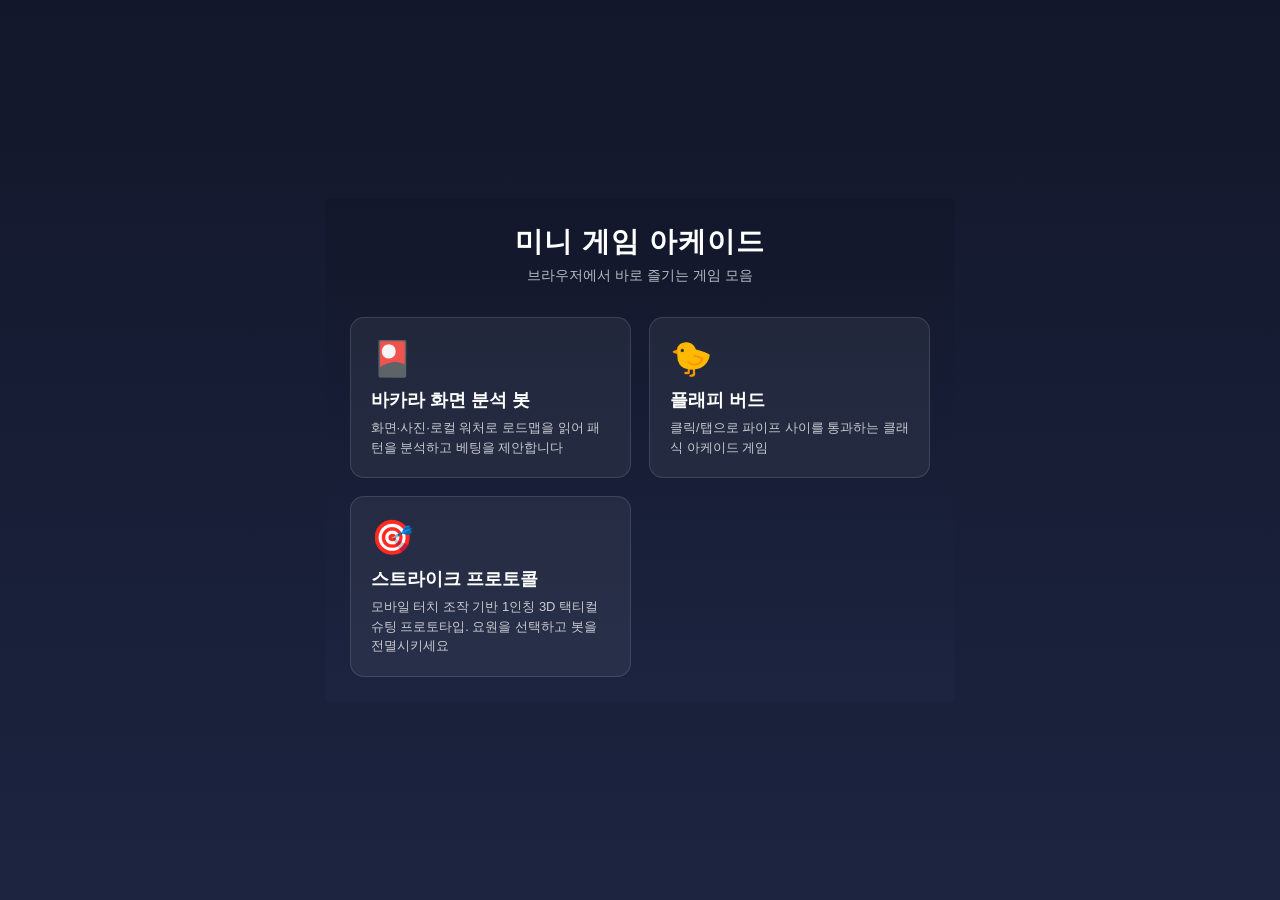
<file: index.html>
<!DOCTYPE html>
<html lang="ko">
<head>
<meta charset="UTF-8">
<meta name="viewport" content="width=device-width, initial-scale=1.0">
<title>미니 게임 아케이드</title>
<style>
  * { margin: 0; padding: 0; box-sizing: border-box; }
  html, body {
    min-height: 100%;
    background: linear-gradient(180deg, #12172a, #1c2440);
    font-family: 'Segoe UI', 'Malgun Gothic', sans-serif;
    color: #fff;
    display: flex;
    align-items: center;
    justify-content: center;
    padding: 24px;
  }
  .wrap { width: 100%; max-width: 640px; text-align: center; }
  h1 { font-size: 28px; margin-bottom: 6px; letter-spacing: 1px; }
  p.sub { opacity: 0.7; margin-bottom: 32px; font-size: 14px; }
  .cards { display: grid; grid-template-columns: repeat(auto-fit, minmax(240px, 1fr)); gap: 18px; }
  a.card {
    display: block; text-decoration: none; color: #fff; text-align: left;
    background: rgba(255,255,255,0.06); border: 1px solid rgba(255,255,255,0.12);
    border-radius: 14px; padding: 20px; transition: transform 0.15s, background 0.15s;
  }
  a.card:hover { transform: translateY(-2px); background: rgba(255,255,255,0.1); }
  .card .emoji { font-size: 34px; margin-bottom: 10px; }
  .card h2 { font-size: 18px; margin-bottom: 6px; }
  .card p { font-size: 13px; opacity: 0.75; line-height: 1.5; }
</style>
</head>
<body>
  <div class="wrap">
    <h1>미니 게임 아케이드</h1>
    <p class="sub">브라우저에서 바로 즐기는 게임 모음</p>
    <div class="cards">
      <a class="card" href="baccarat-bot.html">
        <div class="emoji">🎴</div>
        <h2>바카라 화면 분석 봇</h2>
        <p>화면·사진·로컬 워처로 로드맵을 읽어 패턴을 분석하고 베팅을 제안합니다</p>
      </a>
      <a class="card" href="flappy-bird.html">
        <div class="emoji">🐤</div>
        <h2>플래피 버드</h2>
        <p>클릭/탭으로 파이프 사이를 통과하는 클래식 아케이드 게임</p>
      </a>
      <a class="card" href="tactical-strike.html">
        <div class="emoji">🎯</div>
        <h2>스트라이크 프로토콜</h2>
        <p>모바일 터치 조작 기반 1인칭 3D 택티컬 슈팅 프로토타입. 요원을 선택하고 봇을 전멸시키세요</p>
      </a>
    </div>
  </div>
</body>
</html>
</file>
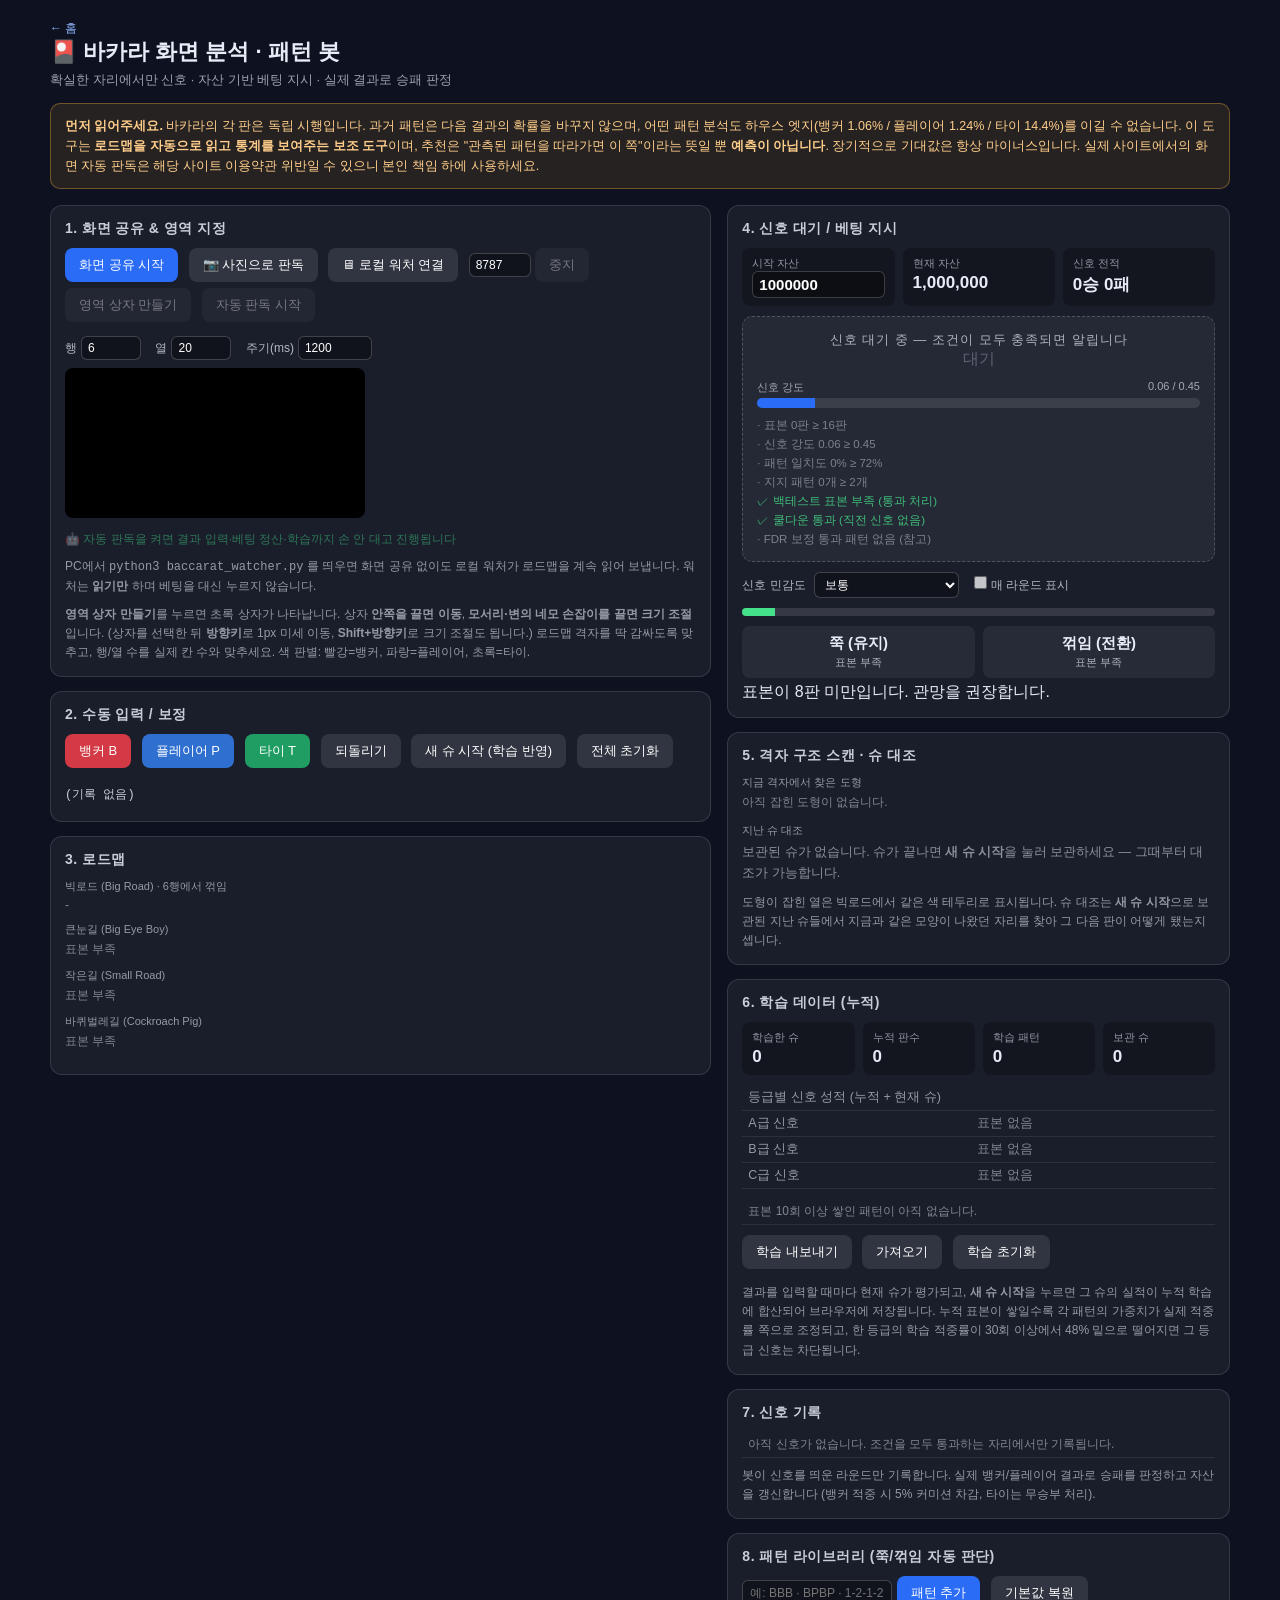
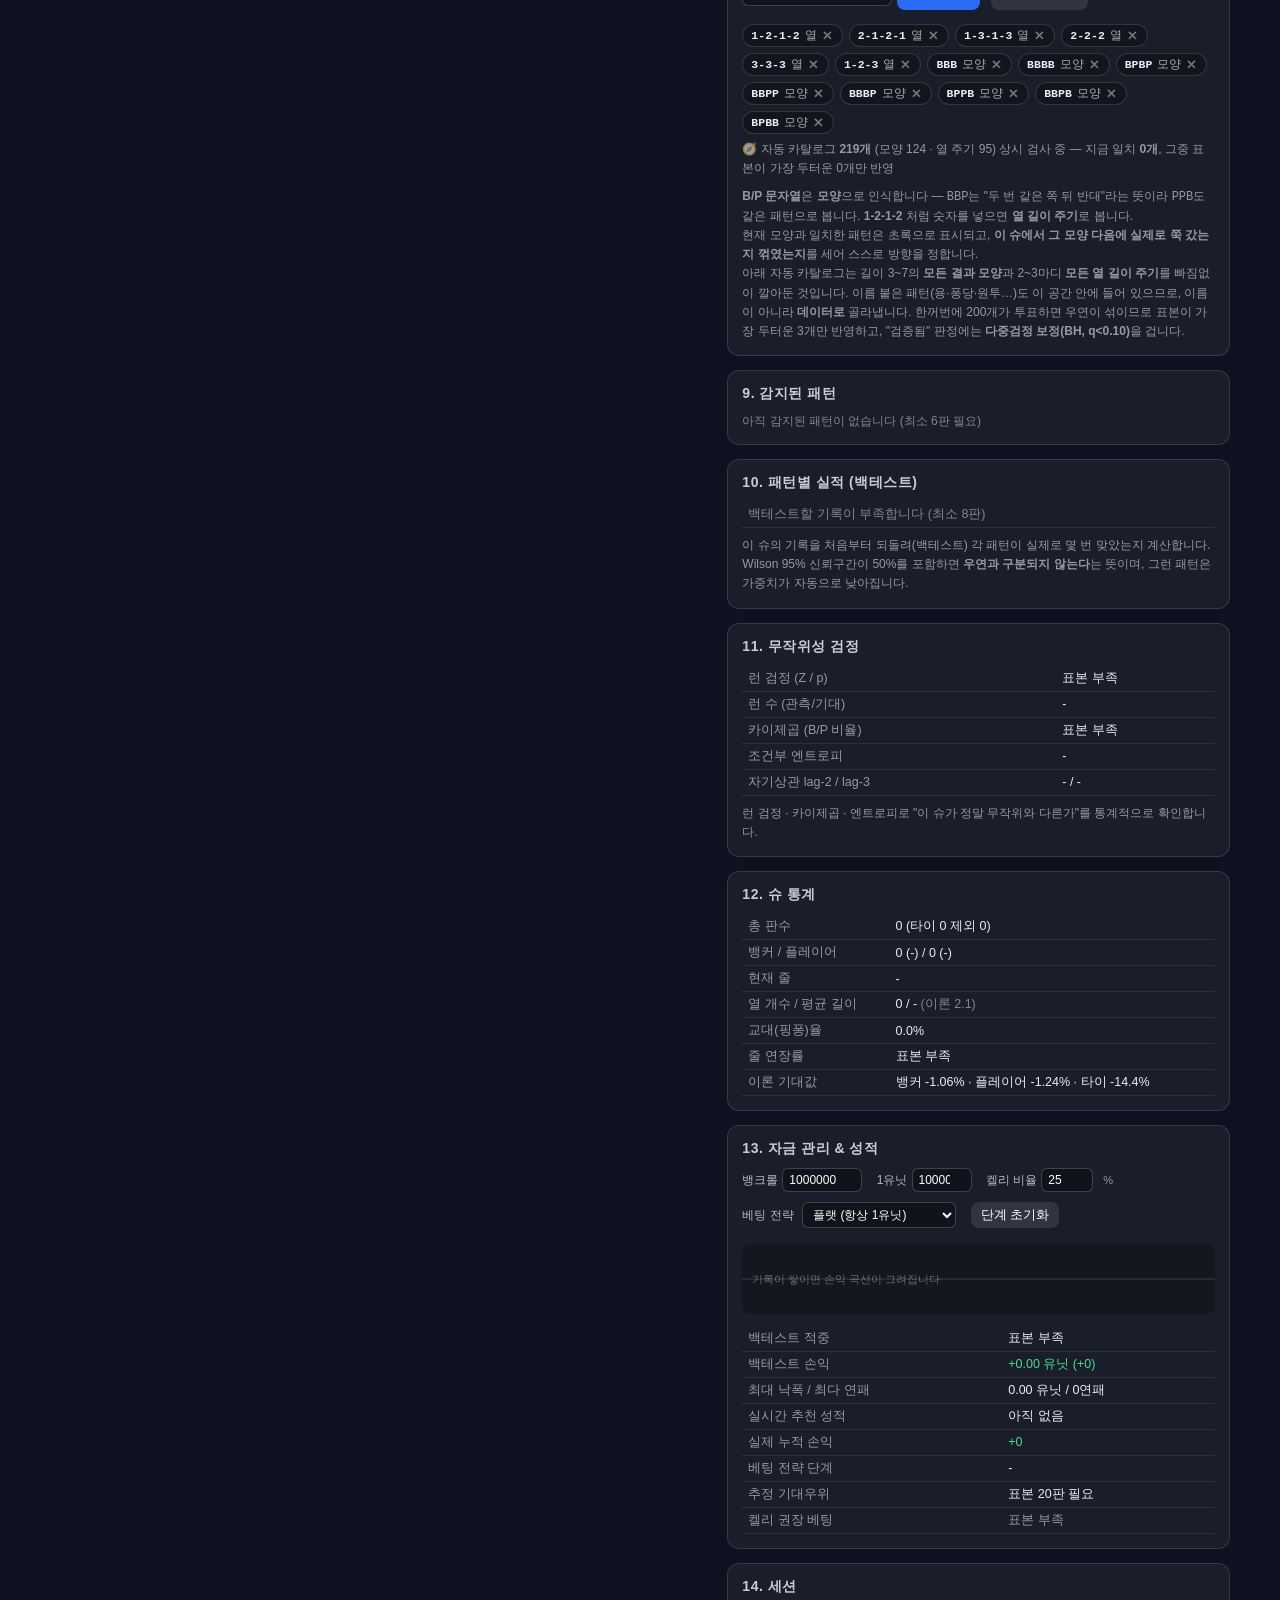
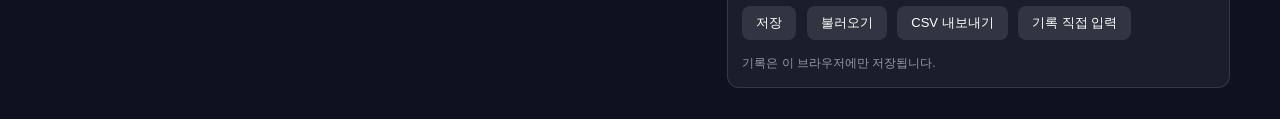
<file: baccarat-bot.html>
<!DOCTYPE html>
<html lang="ko">
<head>
<meta charset="UTF-8">
<meta name="viewport" content="width=device-width, initial-scale=1.0, viewport-fit=cover">
<meta name="theme-color" content="#0e1220">
<title>바카라 화면 분석 봇</title>
<style>
  *{margin:0;padding:0;box-sizing:border-box}
  body{background:#0e1220;color:#e8ecf7;font-family:'Segoe UI','Malgun Gothic',sans-serif;padding:18px;
       -webkit-text-size-adjust:100%;overscroll-behavior-y:contain}
  .wrap{max-width:1180px;margin:0 auto}
  h1{font-size:22px;margin-bottom:4px}
  .sub{font-size:13px;opacity:.65;margin-bottom:14px}
  .warn{background:rgba(255,180,60,.1);border:1px solid rgba(255,180,60,.35);color:#ffce8a;
        font-size:12.5px;line-height:1.6;padding:12px 14px;border-radius:10px;margin-bottom:16px}
  .grid{display:grid;grid-template-columns:1.25fr .95fr;gap:16px}
  @media(max-width:900px){.grid{grid-template-columns:1fr}}
  .panel{background:rgba(255,255,255,.05);border:1px solid rgba(255,255,255,.12);border-radius:12px;padding:14px;margin-bottom:14px}
  .panel h2{font-size:14px;letter-spacing:.5px;opacity:.85;margin-bottom:10px;text-transform:uppercase}
  button{background:#2b6cf6;color:#fff;border:0;border-radius:8px;padding:8px 14px;font-size:13px;cursor:pointer;
       margin:0 6px 6px 0;touch-action:manipulation;-webkit-tap-highlight-color:transparent}
  button:active{transform:scale(.96)}
  button:hover{background:#3b7bff}
  button.ghost{background:rgba(255,255,255,.1)}
  button.ghost:hover{background:rgba(255,255,255,.18)}
  button:disabled{opacity:.4;cursor:not-allowed}
  button.b{background:#d33a45}button.p{background:#2f6fd0}button.t{background:#1f9d63}
  label{font-size:12px;opacity:.75;margin-right:4px}
  input[type=number]{width:60px;background:rgba(0,0,0,.35);color:#fff;border:1px solid rgba(255,255,255,.2);
        border-radius:6px;padding:4px 6px;font-size:12px;margin-right:10px}
  #stage{position:relative;display:inline-block;max-width:100%;background:#000;border-radius:8px;overflow:hidden}
  #video,#shot{display:block;max-width:100%;max-height:340px;touch-action:none}
  #shot{display:none}
  #sel{position:absolute;border:2px solid #45e08a;background:rgba(69,224,138,.10);display:none;
        cursor:move;touch-action:none;box-shadow:0 0 0 9999px rgba(0,0,0,.35)}
  #sel .h{position:absolute;width:16px;height:16px;background:#45e08a;border:2px solid #0e1220;
        border-radius:3px;touch-action:none}
  #sel .h.nw{left:-9px;top:-9px;cursor:nwse-resize}
  #sel .h.n {left:calc(50% - 8px);top:-9px;cursor:ns-resize}
  #sel .h.ne{right:-9px;top:-9px;cursor:nesw-resize}
  #sel .h.e {right:-9px;top:calc(50% - 8px);cursor:ew-resize}
  #sel .h.se{right:-9px;bottom:-9px;cursor:nwse-resize}
  #sel .h.s {left:calc(50% - 8px);bottom:-9px;cursor:ns-resize}
  #sel .h.sw{left:-9px;bottom:-9px;cursor:nesw-resize}
  #sel .h.w {left:-9px;top:calc(50% - 8px);cursor:ew-resize}
  #sel .lbl{position:absolute;left:0;top:-19px;font-size:11px;color:#45e08a;white-space:nowrap;
        background:rgba(0,0,0,.6);padding:1px 5px;border-radius:4px}
  #gridOverlay{position:absolute;left:0;top:0;pointer-events:none}
  .hint{font-size:12px;opacity:.6;margin-top:8px;line-height:1.6}
  .rec{text-align:center;padding:14px 10px;border-radius:10px;background:rgba(0,0,0,.3)}
  .rec .pick{font-size:38px;font-weight:700;letter-spacing:2px}
  .rec .why{font-size:12.5px;opacity:.8;margin-top:8px;line-height:1.6}
  .conf{height:8px;background:rgba(255,255,255,.12);border-radius:4px;margin-top:10px;overflow:hidden}
  .conf i{display:block;height:100%;background:#45e08a}
  table{width:100%;border-collapse:collapse;font-size:12.5px}
  td,th{padding:4px 6px;border-bottom:1px solid rgba(255,255,255,.08);text-align:left}
  th{opacity:.6;font-weight:500}
  .sigbox{border-radius:10px;padding:14px;text-align:center;transition:background .2s}
  .sigbox.wait{background:rgba(255,255,255,.05);border:1px dashed rgba(255,255,255,.2)}
  .sigbox.fire{background:rgba(69,224,138,.14);border:2px solid #45e08a;animation:pulse 1.1s ease-in-out 3}
  @keyframes pulse{0%,100%{box-shadow:0 0 0 0 rgba(69,224,138,0)}50%{box-shadow:0 0 0 10px rgba(69,224,138,.18)}}
  .sigbox .stat{font-size:13px;opacity:.7;letter-spacing:1px}
  .sigbox .grade{display:inline-block;font-size:12px;font-weight:700;padding:3px 10px;border-radius:12px;
        background:#45e08a;color:#0e1220;margin-bottom:6px}
  .sigbox .grade.Bg{background:#8fd66f}.sigbox .grade.Cg{background:#e0c45e}
  .gate{margin:10px 0 2px}
  .gate .glbl{display:flex;justify-content:space-between;font-size:11px;opacity:.65;margin-bottom:3px}
  .gate .gbar{height:10px;background:rgba(255,255,255,.1);border-radius:5px;overflow:hidden;position:relative}
  .gate .gbar i{display:block;height:100%;background:#2b6cf6;transition:width .25s}
  .gate .gbar i.ready{background:#45e08a}
  .chk{display:flex;flex-direction:column;gap:4px;margin-top:10px;text-align:left}
  .chk div{font-size:11.5px;opacity:.8}
  .chk .ok{color:#45e08a}.chk .no{opacity:.45}
  .cap{display:flex;gap:8px;margin-bottom:10px;flex-wrap:wrap}
  .cap .box{flex:1;min-width:92px;background:rgba(0,0,0,.28);border-radius:8px;padding:8px 10px}
  .cap .box .k{font-size:11px;opacity:.6}
  .cap .box .vv{font-size:17px;font-weight:700;margin-top:2px}
  .verdict{display:flex;gap:8px;margin:10px 0 4px}
  .vhalf{flex:1;border-radius:8px;padding:8px;text-align:center;background:rgba(255,255,255,.06)}
  .vhalf.on{background:rgba(69,224,138,.18);border:1px solid rgba(69,224,138,.5)}
  .vhalf .vt{font-size:15px;font-weight:700}
  .vhalf .vp{font-size:11px;opacity:.7;margin-top:2px}
  .betline{margin-top:10px;padding:10px;border-radius:8px;background:rgba(43,108,246,.15);
        border:1px solid rgba(43,108,246,.4)}
  .betline .amt{font-size:26px;font-weight:700}
  .betline .bn{font-size:11.5px;opacity:.75;margin-top:4px;line-height:1.5}
  .lib{display:flex;flex-wrap:wrap;gap:6px;margin-top:8px}
  .chip{display:flex;align-items:center;gap:5px;background:rgba(0,0,0,.3);border:1px solid rgba(255,255,255,.14);
        border-radius:14px;padding:3px 8px;font-size:11.5px}
  .chip.hit{border-color:#45e08a;background:rgba(69,224,138,.16)}
  .chip.off{opacity:.4}
  .chip b{font-family:monospace}
  .chip i{cursor:pointer;font-style:normal;opacity:.5}
  .chip i:hover{opacity:1;color:#ff7b85}
  select{background:rgba(0,0,0,.35);color:#fff;border:1px solid rgba(255,255,255,.2);
        border-radius:6px;padding:4px 6px;font-size:12px;margin-right:10px}
  .plist{display:flex;flex-direction:column;gap:6px}
  .pit{display:flex;align-items:center;gap:8px;background:rgba(0,0,0,.25);border-radius:8px;padding:7px 9px}
  .pit .tag{font-size:11px;font-weight:700;padding:2px 7px;border-radius:5px;flex:0 0 auto}
  .pit .tag.B{background:#d33a45}.pit .tag.P{background:#2f6fd0}.pit .tag.N{background:#5a6274}
  .pit .nm{font-size:12.5px;font-weight:600;flex:0 0 auto}
  .pit .ds{font-size:11.5px;opacity:.65;line-height:1.4}
  .pit .wt{margin-left:auto;font-size:11px;opacity:.55;flex:0 0 auto}
  .roads{overflow-x:auto}
  .road{display:flex;gap:2px;margin-bottom:10px}
  .rcol{display:flex;flex-direction:column;gap:2px}
  .cell{width:16px;height:16px;border-radius:50%;font-size:9px;line-height:16px;text-align:center;color:#fff}
  .cell.B{background:#d33a45}.cell.P{background:#2f6fd0}.cell.T{background:#1f9d63}
  .cell.e{background:rgba(255,255,255,.05)}
  .sq{border-radius:3px}
  .roadlbl{font-size:11px;opacity:.6;margin-bottom:4px}
  .seq{font-family:monospace;font-size:12px;line-height:1.9;word-break:break-all;opacity:.85}
  a.back{color:#8fb4ff;font-size:12px;text-decoration:none}

  /* ---- 터치 기기: 손잡이 키우기 ---- */
  @media (pointer:coarse){
    #sel{border-width:3px}
    #sel .h{width:26px;height:26px;border-radius:50%}
    #sel .h.nw{left:-14px;top:-14px} #sel .h.ne{right:-14px;top:-14px}
    #sel .h.sw{left:-14px;bottom:-14px} #sel .h.se{right:-14px;bottom:-14px}
    #sel .h.n{left:calc(50% - 13px);top:-14px} #sel .h.s{left:calc(50% - 13px);bottom:-14px}
    #sel .h.w{left:-14px;top:calc(50% - 13px)} #sel .h.e{right:-14px;top:calc(50% - 13px)}
    button{padding:11px 16px;font-size:14px}
    input[type=number],select,input[type=text]{font-size:16px;padding:8px}   /* iOS 자동 확대 방지 */
  }

  /* ---- 모바일 레이아웃 ---- */
  @media (max-width:700px){
    body{padding:12px 12px calc(84px + env(safe-area-inset-bottom))}
    h1{font-size:19px}
    .panel{padding:12px;border-radius:10px}
    .warn{font-size:12px;padding:10px 12px}
    .cell{width:14px;height:14px;line-height:14px;font-size:8px}
    .rec .pick{font-size:30px}
    .betline .amt{font-size:23px}
    table{font-size:12px} td,th{padding:5px 4px}
    #ptable{font-size:11px}
    .roads{-webkit-overflow-scrolling:touch}
    .pit{flex-wrap:wrap}
    .pit .wt{margin-left:0;width:100%;text-align:right}
  }

  /* ---- 모바일 하단 고정 입력 바 ---- */
  #quick{position:fixed;left:0;right:0;bottom:0;display:none;gap:6px;padding:8px 10px;
        padding-bottom:calc(8px + env(safe-area-inset-bottom));
        background:rgba(14,18,32,.96);border-top:1px solid rgba(255,255,255,.14);
        backdrop-filter:blur(8px);z-index:50}
  #quick button{flex:1;margin:0;padding:14px 0;font-size:15px;font-weight:700;border-radius:10px}
  #quick .mini{flex:0 0 58px;font-size:13px;font-weight:400}
  #quick .nowbet{position:absolute;top:-26px;right:10px;background:rgba(43,108,246,.9);
        font-size:11px;padding:3px 9px;border-radius:9px}
  @media (max-width:700px){ #quick{display:flex} }
</style>
</head>
<body>
<div class="wrap">
  <a class="back" href="index.html">&larr; 홈</a>
  <h1>🎴 바카라 화면 분석 · 패턴 봇</h1>
  <div class="sub">확실한 자리에서만 신호 · 자산 기반 베팅 지시 · 실제 결과로 승패 판정</div>

  <div class="warn">
    <b>먼저 읽어주세요.</b> 바카라의 각 판은 독립 시행입니다. 과거 패턴은 다음 결과의 확률을 바꾸지 않으며,
    어떤 패턴 분석도 하우스 엣지(뱅커 1.06% / 플레이어 1.24% / 타이 14.4%)를 이길 수 없습니다.
    이 도구는 <b>로드맵을 자동으로 읽고 통계를 보여주는 보조 도구</b>이며, 추천은 "관측된 패턴을 따라가면 이 쪽"이라는
    뜻일 뿐 <b>예측이 아닙니다</b>. 장기적으로 기대값은 항상 마이너스입니다. 실제 사이트에서의 화면 자동 판독은
    해당 사이트 이용약관 위반일 수 있으니 본인 책임 하에 사용하세요.
  </div>

  <div class="grid">
    <div>
      <div class="panel">
        <h2>1. 화면 공유 & 영역 지정</h2>
        <button id="btnShare">화면 공유 시작</button>
        <button id="btnPhoto" class="ghost">📷 사진으로 판독</button>
        <button id="btnWatch" class="ghost" onclick="toggleWatcher()">🖥 로컬 워처 연결</button>
        <input id="watchPort" value="8787" style="width:62px;background:rgba(0,0,0,.35);color:#fff;
          border:1px solid rgba(255,255,255,.2);border-radius:6px;padding:4px 6px;font-size:12px">
        <input type="file" id="fileIn" accept="image/*" style="display:none">
        <button id="btnStop" class="ghost" disabled>중지</button>
        <button id="btnBox" class="ghost" disabled>영역 상자 만들기</button>
        <button id="btnScan" class="ghost" disabled>자동 판독 시작</button>
        <div style="margin:8px 0">
          <label>행</label><input type="number" id="rows" value="6" min="2" max="12">
          <label>열</label><input type="number" id="cols" value="20" min="4" max="40">
          <label>주기(ms)</label><input type="number" id="period" value="1200" min="300" step="100" style="width:74px">
        </div>
        <div id="stage">
          <video id="video" autoplay muted playsinline></video>
          <img id="shot" alt="">
          <canvas id="gridOverlay"></canvas>
          <div id="sel">
            <div class="lbl" id="selLbl"></div>
            <div class="h nw" data-d="nw"></div><div class="h n" data-d="n"></div>
            <div class="h ne" data-d="ne"></div><div class="h e" data-d="e"></div>
            <div class="h se" data-d="se"></div><div class="h s" data-d="s"></div>
            <div class="h sw" data-d="sw"></div><div class="h w" data-d="w"></div>
          </div>
        </div>
        <div class="hint" id="autoMsg" style="color:#45e08a;opacity:.45">🤖 자동 판독을 켜면 결과 입력·베팅 정산·학습까지 손 안 대고 진행됩니다</div>
        <div class="hint">PC에서 <code>python3 baccarat_watcher.py</code> 를 띄우면 화면 공유 없이도
          로컬 워처가 로드맵을 계속 읽어 보냅니다. 워처는 <b>읽기만</b> 하며 베팅을 대신 누르지 않습니다.</div>
        <div class="hint" id="shareHint" style="color:#ffce8a"></div>
        <div class="hint">
          <b>영역 상자 만들기</b>를 누르면 초록 상자가 나타납니다.
          상자 <b>안쪽을 끌면 이동</b>, <b>모서리·변의 네모 손잡이를 끌면 크기 조절</b>입니다.
          (상자를 선택한 뒤 <b>방향키</b>로 1px 미세 이동, <b>Shift+방향키</b>로 크기 조절도 됩니다.)
          로드맵 격자를 딱 감싸도록 맞추고, 행/열 수를 실제 칸 수와 맞추세요.
          색 판별: 빨강=뱅커, 파랑=플레이어, 초록=타이.
        </div>
      </div>

      <div class="panel">
        <h2>2. 수동 입력 / 보정</h2>
        <button class="b" onclick="manual('B')">뱅커 B</button>
        <button class="p" onclick="manual('P')">플레이어 P</button>
        <button class="t" onclick="manual('T')">타이 T</button>
        <button class="ghost" onclick="undo()">되돌리기</button>
        <button class="ghost" onclick="commitShoe()">새 슈 시작 (학습 반영)</button>
        <button class="ghost" onclick="resetAll()">전체 초기화</button>
        <div class="seq" id="seq" style="margin-top:10px">(기록 없음)</div>
      </div>

      <div class="panel roads">
        <h2>3. 로드맵</h2>
        <div class="roadlbl">빅로드 (Big Road) · 6행에서 꺾임</div><div class="road" id="bigRoad"></div>
        <div class="roadlbl">큰눈길 (Big Eye Boy)</div><div class="road" id="beb"></div>
        <div class="roadlbl">작은길 (Small Road)</div><div class="road" id="sr"></div>
        <div class="roadlbl">바퀴벌레길 (Cockroach Pig)</div><div class="road" id="cp"></div>
      </div>
    </div>

    <div>
      <div class="panel">
        <h2>4. 신호 대기 / 베팅 지시</h2>

        <div class="cap">
          <div class="box"><div class="k">시작 자산</div>
            <input type="number" id="capital" value="1000000" min="0" step="10000"
                   style="width:100%;margin:0;font-size:15px;font-weight:700">
          </div>
          <div class="box"><div class="k">현재 자산</div><div class="vv" id="capNow">-</div></div>
          <div class="box"><div class="k">신호 전적</div><div class="vv" id="capRec">0승 0패</div></div>
        </div>

        <div class="sigbox wait" id="sigBox">
          <div class="grade" id="sigGrade" style="display:none">A급</div>
          <div class="stat" id="sigStat">기록을 입력하면 신호를 찾기 시작합니다</div>
          <div class="pick" id="pick">-</div>
          <div class="betline" id="betLine" style="display:none">
            <div style="font-size:11px;opacity:.7">이번 라운드 베팅 금액</div>
            <div class="amt" id="betAmt">-</div>
            <div class="bn" id="betNote"></div>
          </div>
          <div class="gate">
            <div class="glbl"><span>신호 강도</span><span id="gateTxt">0.00 / 0.40</span></div>
            <div class="gbar"><i id="gateBar" style="width:0%"></i></div>
          </div>
          <div class="chk" id="sigChk"></div>
        </div>

        <div style="margin-top:10px">
          <label>신호 민감도</label>
          <select id="sens">
            <option value="strict">엄격 (확실한 자리만)</option>
            <option value="normal" selected>보통</option>
            <option value="loose">느슨 (신호 많음)</option>
          </select>
          <label><input type="checkbox" id="always" style="margin-right:4px">매 라운드 표시</label>
        </div>
        <div class="conf" style="margin-top:10px"><i id="confBar" style="width:0%"></i></div>
        <div class="verdict">
          <div class="vhalf" id="vFollow"><div class="vt">쭉 (유지)</div><div class="vp">-</div></div>
          <div class="vhalf" id="vBreak"><div class="vt">꺾임 (전환)</div><div class="vp">-</div></div>
        </div>
        <div class="why" id="why">기록이 쌓이면 분석을 시작합니다.</div>
      </div>

      <div class="panel">
        <h2>5. 격자 구조 스캔 · 슈 대조</h2>
        <div class="roadlbl">지금 격자에서 찾은 도형</div>
        <div class="plist" id="structList"></div>
        <div class="roadlbl" style="margin-top:12px">지난 슈 대조</div>
        <div id="archBox" style="font-size:12.5px;line-height:1.7"></div>
        <div class="hint">도형이 잡힌 열은 빅로드에서 같은 색 테두리로 표시됩니다.
          슈 대조는 <b>새 슈 시작</b>으로 보관된 지난 슈들에서 지금과 같은 모양이 나왔던 자리를 찾아
          그 다음 판이 어떻게 됐는지 셉니다.</div>
      </div>

      <div class="panel">
        <h2>6. 학습 데이터 (누적)</h2>
        <div class="cap">
          <div class="box"><div class="k">학습한 슈</div><div class="vv" id="lnShoe">0</div></div>
          <div class="box"><div class="k">누적 판수</div><div class="vv" id="lnHand">0</div></div>
          <div class="box"><div class="k">학습 패턴</div><div class="vv" id="lnPat">0</div></div>
          <div class="box"><div class="k">보관 슈</div><div class="vv" id="lnArch">0</div></div>
        </div>
        <table id="lnGrade"><tbody></tbody></table>
        <table id="lnTable" style="margin-top:10px"><tbody></tbody></table>
        <div style="margin-top:10px">
          <button class="ghost" onclick="exportLearn()">학습 내보내기</button>
          <button class="ghost" onclick="importLearn()">가져오기</button>
          <button class="ghost" onclick="resetLearn()">학습 초기화</button>
        </div>
        <div class="hint">결과를 입력할 때마다 현재 슈가 평가되고, <b>새 슈 시작</b>을 누르면 그 슈의 실적이
          누적 학습에 합산되어 브라우저에 저장됩니다. 누적 표본이 쌓일수록 각 패턴의 가중치가 실제 적중률
          쪽으로 조정되고, 한 등급의 학습 적중률이 30회 이상에서 48% 밑으로 떨어지면 그 등급 신호는 차단됩니다.</div>
      </div>

      <div class="panel">
        <h2>7. 신호 기록</h2>
        <table id="sigLog"><tbody></tbody></table>
        <div class="hint">봇이 신호를 띄운 라운드만 기록합니다. 실제 뱅커/플레이어 결과로 승패를 판정하고
          자산을 갱신합니다 (뱅커 적중 시 5% 커미션 차감, 타이는 무승부 처리).</div>
      </div>

      <div class="panel">
        <h2>8. 패턴 라이브러리 (쭉/꺾임 자동 판단)</h2>
        <input id="patIn" placeholder="예: BBB · BPBP · 1-2-1-2" style="width:150px;background:rgba(0,0,0,.35);
          color:#fff;border:1px solid rgba(255,255,255,.2);border-radius:6px;padding:5px 7px;font-size:12px">
        <button onclick="addPattern()">패턴 추가</button>
        <button class="ghost" onclick="resetPatterns()">기본값 복원</button>
        <div class="lib" id="lib"></div>
        <div class="hint" id="catInfo" style="margin-top:6px"></div>
        <div class="hint">
          <b>B/P 문자열</b>은 <b>모양</b>으로 인식합니다 — <code>BBP</code>는 "두 번 같은 쪽 뒤 반대"라는 뜻이라
          <code>PPB</code>도 같은 패턴으로 봅니다. <b>1-2-1-2</b> 처럼 숫자를 넣으면 <b>열 길이 주기</b>로 봅니다.<br>
          현재 모양과 일치한 패턴은 초록으로 표시되고, <b>이 슈에서 그 모양 다음에 실제로 쭉 갔는지 꺾였는지</b>를
          세어 스스로 방향을 정합니다.<br>
          아래 자동 카탈로그는 길이 3~7의 <b>모든 결과 모양</b>과 2~3마디 <b>모든 열 길이 주기</b>를 빠짐없이 깔아둔 것입니다.
          이름 붙은 패턴(용·퐁당·원투…)도 이 공간 안에 들어 있으므로, 이름이 아니라 <b>데이터로</b> 골라냅니다.
          한꺼번에 200개가 투표하면 우연이 섞이므로 표본이 가장 두터운 3개만 반영하고,
          "검증됨" 판정에는 <b>다중검정 보정(BH, q&lt;0.10)</b>을 겁니다.
        </div>
      </div>

      <div class="panel">
        <h2>9. 감지된 패턴</h2>
        <div class="plist" id="plist"></div>
      </div>

      <div class="panel">
        <h2>10. 패턴별 실적 (백테스트)</h2>
        <table id="ptable"><tbody></tbody></table>
        <div class="hint">이 슈의 기록을 처음부터 되돌려(백테스트) 각 패턴이 실제로 몇 번 맞았는지 계산합니다.
          Wilson 95% 신뢰구간이 50%를 포함하면 <b>우연과 구분되지 않는다</b>는 뜻이며, 그런 패턴은 가중치가 자동으로 낮아집니다.</div>
      </div>

      <div class="panel">
        <h2>11. 무작위성 검정</h2>
        <table id="rand"><tbody></tbody></table>
        <div class="hint">런 검정 · 카이제곱 · 엔트로피로 "이 슈가 정말 무작위와 다른가"를 통계적으로 확인합니다.</div>
      </div>

      <div class="panel">
        <h2>12. 슈 통계</h2>
        <table id="stats"><tbody></tbody></table>
      </div>

      <div class="panel">
        <h2>13. 자금 관리 & 성적</h2>
        <div style="margin-bottom:10px">
          <label>뱅크롤</label><input type="number" id="bank" value="1000" min="1" style="width:80px" readonly
            title="패널 4의 현재 자산을 따릅니다">
          <label>1유닛</label><input type="number" id="unit" value="10" min="1" style="width:60px" readonly
            title="자산의 1%로 자동 계산됩니다">
          <label>켈리 비율</label><input type="number" id="kelly" value="25" min="0" max="100" style="width:52px"><span style="font-size:11px;opacity:.6">%</span>
        </div>
        <div style="margin-bottom:10px">
          <label>베팅 전략</label>
          <select id="strat">
            <option value="flat">플랫 (항상 1유닛)</option>
            <option value="conf">신뢰도 비례 (1~4유닛)</option>
            <option value="kelly">프랙셔널 켈리</option>
            <option value="1326">1-3-2-6</option>
            <option value="marti">마틴게일 (위험)</option>
          </select>
          <button class="ghost" onclick="resetStake()" style="padding:4px 10px">단계 초기화</button>
        </div>
        <canvas id="curve" height="70" style="width:100%;background:rgba(0,0,0,.25);border-radius:8px"></canvas>
        <table id="perf" style="margin-top:8px"><tbody></tbody></table>
      </div>

      <div class="panel">
        <h2>14. 세션</h2>
        <button class="ghost" onclick="saveSession()">저장</button>
        <button class="ghost" onclick="loadSession()">불러오기</button>
        <button class="ghost" onclick="exportCSV()">CSV 내보내기</button>
        <button class="ghost" onclick="importPrompt()">기록 직접 입력</button>
        <div class="hint" id="sessMsg">기록은 이 브라우저에만 저장됩니다.</div>
      </div>
    </div>
  </div>
</div>

<div id="quick">
  <span class="nowbet" id="qBet"></span>
  <button class="b" onclick="manual('B')">B 뱅커</button>
  <button class="p" onclick="manual('P')">P 플레이어</button>
  <button class="t" onclick="manual('T')">T</button>
  <button class="ghost mini" onclick="undo()">↩</button>
</div>

<script>
/* ---------------- 상태 ---------------- */
const S = {
  history: [],          // 'B' | 'P' | 'T'
  stream: null, timer: null,
  region: null,         // {x,y,w,h} in video pixel coords
  lastRead: null, stableCount: 0,
  pendingRec: null,     // 직전 추천 (성적 추적용)
  custom: [],           // 사용자 패턴 라이브러리
  bet: {step:0, idx:0}, // 진행형 베팅 전략 단계
  src: 'video',         // 'video' = 화면 공유, 'img' = 사진
  sig: {log:[], pending:null, lastIdx:-99},  // 신호 기록 / 대기 중인 신호
  watchTimer: null, watchSeen: -1,           // 로컬 워처 폴링
  capNow: null,         // 현재 자산 (신호 결과로 갱신)
  learn: {shoes:0, hands:0, patterns:{}, grades:{}, updated:null},  // 슈를 넘어 누적되는 학습 데이터
  archive: [],          // 지난 슈 원본 (대조용)
  archIdx: null, archIdxVer: -1,
  perf: {n:0, hit:0, pnl:0}
};

/* ---------------- 화면 공유 ---------------- */
const video = document.getElementById('video');
const overlay = document.getElementById('gridOverlay');
const selBox = document.getElementById('sel');
const shot = document.getElementById('shot');
const work = document.createElement('canvas');
const stage = document.getElementById('stage');

/* 화면 공유 영상과 사진을 같은 방식으로 다룬다 */
const srcEl   = () => S.src === 'img' ? shot : video;
const srcDims = () => S.src === 'img'
  ? {w: shot.naturalWidth, h: shot.naturalHeight}
  : {w: video.videoWidth,  h: video.videoHeight};
const srcReady = () => srcDims().w > 0;

const canShare = !!(navigator.mediaDevices && navigator.mediaDevices.getDisplayMedia);
if (!canShare){
  document.getElementById('btnShare').disabled = true;
  document.getElementById('shareHint').innerHTML =
    '이 기기(대부분의 모바일 브라우저)는 <b>화면 공유를 지원하지 않습니다</b>. ' +
    '<b>📷 사진으로 판독</b>으로 로드맵을 촬영하거나 캡처 이미지를 불러오세요. ' +
    '아래 고정 바의 <b>B / P / T</b> 버튼으로 직접 입력해도 됩니다.';
} else if (matchMedia('(pointer:coarse)').matches){
  document.getElementById('shareHint').innerHTML =
    '터치 기기에서는 화면 공유가 막히는 경우가 많습니다. 안 되면 <b>📷 사진으로 판독</b>으로 ' +
    '로드맵을 촬영하거나, 아래 고정 바의 <b>B / P / T</b> 버튼으로 직접 입력하세요.';
}

document.getElementById('btnShare').onclick = async () => {
  try {
    S.stream = await navigator.mediaDevices.getDisplayMedia({video:{frameRate:5}, audio:false});
    S.src = 'video'; video.style.display = 'block'; shot.style.display = 'none';
    video.srcObject = S.stream;
    S.stream.getVideoTracks()[0].addEventListener('ended', stopShare);
    document.getElementById('btnStop').disabled = false;
    document.getElementById('btnScan').disabled = false;
    document.getElementById('btnBox').disabled = false;
  } catch(e) { alert('화면 공유를 시작하지 못했습니다: ' + e.message); }
};
/* 사진 / 캡처 이미지로 판독 */
document.getElementById('btnPhoto').onclick = () => document.getElementById('fileIn').click();
document.getElementById('fileIn').onchange = e => {
  const f = e.target.files && e.target.files[0];
  if (!f) return;
  const url = URL.createObjectURL(f);
  shot.onload = () => {
    URL.revokeObjectURL(url);
    S.src = 'img';
    shot.style.display = 'block'; video.style.display = 'none';
    ['btnBox','btnScan'].forEach(id => document.getElementById(id).disabled = false);
    document.getElementById('btnScan').textContent = '이 사진 판독';
    // 이미지 전체를 기본 영역으로 잡아두고 바로 한 번 읽는다
    const r = srcEl().getBoundingClientRect();
    box = {x:r.width*0.02, y:r.height*0.02, w:r.width*0.96, h:r.height*0.96};
    applyBox(); scanFrame();
  };
  shot.src = url;
  e.target.value = '';
};

document.getElementById('btnStop').onclick = stopShare;
function stopShare(){
  if (S.timer) { clearInterval(S.timer); S.timer = null; }
  if (S.stream) S.stream.getTracks().forEach(t=>t.stop());
  S.stream = null; video.srcObject = null;
  document.getElementById('btnStop').disabled = true;
  document.getElementById('btnScan').disabled = true;
  document.getElementById('btnBox').disabled = true;
  document.getElementById('btnScan').textContent = '자동 판독 시작';
}

/* ---------------- 영역 상자 (이동 / 크기 조절) ---------------- */
const selLbl = document.getElementById('selLbl');
let box = null;            // {x,y,w,h} — 화면 표시 좌표 (video 좌상단 기준)
let act = null;            // 진행 중인 조작

function videoRect(){ return srcEl().getBoundingClientRect(); }

function applyBox(){
  if (!box) { selBox.style.display='none'; S.region=null; return; }
  const r = videoRect();
  // 영상 밖으로 나가지 않도록 보정
  box.w = Math.max(24, Math.min(box.w, r.width));
  box.h = Math.max(24, Math.min(box.h, r.height));
  box.x = Math.max(0, Math.min(box.x, r.width  - box.w));
  box.y = Math.max(0, Math.min(box.y, r.height - box.h));
  Object.assign(selBox.style, {display:'block', left:box.x+'px', top:box.y+'px',
                               width:box.w+'px', height:box.h+'px'});
  const d = srcDims();
  const sx = d.w / r.width, sy = d.h / r.height;
  S.region = {x:box.x*sx, y:box.y*sy, w:box.w*sx, h:box.h*sy};
  const rows = +document.getElementById('rows').value, cols = +document.getElementById('cols').value;
  selLbl.textContent = `${Math.round(box.w)}×${Math.round(box.h)}px · ${cols}열 ${rows}행`;
  drawOverlay(box.x, box.y, box.w, box.h);
}

document.getElementById('btnBox').onclick = () => {
  const r = videoRect();
  // 기본 크기: 마우스 커서 하나 정도(약 20px)에서 시작 → 손잡이로 키우세요
  const w = 22, h = 22;
  box = {x:(r.width-w)/2, y:(r.height-h)/2, w, h};
  applyBox();
  selBox.focus();
};

// 상자 안쪽 = 이동, 손잡이 = 크기 조절
selBox.addEventListener('pointerdown', e => {
  if (!box) return;
  e.preventDefault(); e.stopPropagation();
  const dir = e.target.dataset ? e.target.dataset.d : null;
  act = {dir: dir || 'move', sx:e.clientX, sy:e.clientY, o:{...box}};
  e.target.setPointerCapture(e.pointerId);
});
selBox.addEventListener('pointermove', e => {
  if (!act) return;
  const dx = e.clientX - act.sx, dy = e.clientY - act.sy, o = act.o, d = act.dir;
  if (d === 'move') { box.x = o.x + dx; box.y = o.y + dy; }
  else {
    if (d.includes('w')) { box.x = o.x + dx; box.w = o.w - dx; }
    if (d.includes('e')) { box.w = o.w + dx; }
    if (d.includes('n')) { box.y = o.y + dy; box.h = o.h - dy; }
    if (d.includes('s')) { box.h = o.h + dy; }
    if (box.w < 24) { box.w = 24; if (d.includes('w')) box.x = o.x + o.w - 24; }
    if (box.h < 24) { box.h = 24; if (d.includes('n')) box.y = o.y + o.h - 24; }
  }
  applyBox();
});
selBox.addEventListener('pointerup', () => { act = null; });
selBox.addEventListener('pointercancel', () => { act = null; });

// 방향키 미세 조정 (Shift = 크기)
selBox.tabIndex = 0;
selBox.addEventListener('keydown', e => {
  if (!box) return;
  const step = e.altKey ? 10 : 1;
  const map = {ArrowLeft:[-1,0], ArrowRight:[1,0], ArrowUp:[0,-1], ArrowDown:[0,1]};
  const m = map[e.key]; if (!m) return;
  e.preventDefault();
  if (e.shiftKey) { box.w += m[0]*step; box.h += m[1]*step; }
  else            { box.x += m[0]*step; box.y += m[1]*step; }
  applyBox();
});

// 미리보기 위 드래그로 한 번에 그리기 (마우스 / 터치 공통)
let drag = null;
stage.addEventListener('pointerdown', e => {
  if (e.target.closest('#sel')) return;          // 상자 조작은 상자가 처리
  if (!srcReady()) return;
  e.preventDefault();
  const r = videoRect();
  drag = {x:e.clientX-r.left, y:e.clientY-r.top};
  stage.setPointerCapture(e.pointerId);
});
stage.addEventListener('pointermove', e => {
  if (!drag) return;
  e.preventDefault();
  const r = videoRect();
  const x2 = e.clientX-r.left, y2 = e.clientY-r.top;
  box = {x:Math.min(drag.x,x2), y:Math.min(drag.y,y2),
         w:Math.max(24,Math.abs(x2-drag.x)), h:Math.max(24,Math.abs(y2-drag.y))};
  applyBox();
});
stage.addEventListener('pointerup',     () => { drag = null; });
stage.addEventListener('pointercancel', () => { drag = null; });

function drawOverlay(x,y,w,h){
  const r = video.getBoundingClientRect();
  overlay.width = r.width; overlay.height = r.height;
  overlay.style.width = r.width+'px'; overlay.style.height = r.height+'px';
  const ctx = overlay.getContext('2d');
  ctx.clearRect(0,0,overlay.width,overlay.height);
  const rows = +document.getElementById('rows').value, cols = +document.getElementById('cols').value;
  ctx.strokeStyle='rgba(69,224,138,.35)'; ctx.lineWidth=1;
  for(let c=0;c<=cols;c++){ ctx.beginPath(); ctx.moveTo(x+w*c/cols,y); ctx.lineTo(x+w*c/cols,y+h); ctx.stroke(); }
  for(let rr=0;rr<=rows;rr++){ ctx.beginPath(); ctx.moveTo(x,y+h*rr/rows); ctx.lineTo(x+w,y+h*rr/rows); ctx.stroke(); }
}

/* ---------------- 자동 판독 ---------------- */
document.getElementById('btnScan').onclick = function(){
  if (S.timer) { clearInterval(S.timer); S.timer=null; this.textContent='자동 판독 시작'; return; }
  if (!S.region) { alert('먼저 [영역 상자 만들기]로 상자를 띄우고 로드맵에 맞춰 주세요.'); return; }
  if (S.src === 'img') { S.lastRead = null; S.stableCount = 0; scanFrame(); scanFrame(); return; }
  this.textContent='자동 판독 중지';
  S.timer = setInterval(scanFrame, Math.max(300, +document.getElementById('period').value));
};

function scanFrame(){
  if (!S.region || !srcReady()) return;
  const rows = +document.getElementById('rows').value, cols = +document.getElementById('cols').value;
  work.width = S.region.w; work.height = S.region.h;
  const ctx = work.getContext('2d', {willReadFrequently:true});
  ctx.drawImage(srcEl(), S.region.x, S.region.y, S.region.w, S.region.h, 0, 0, work.width, work.height);
  const img = ctx.getImageData(0,0,work.width,work.height).data;
  const cw = work.width/cols, ch = work.height/rows;

  const grid = [];  // grid[col][row]
  for (let c=0;c<cols;c++){
    grid[c] = [];
    for (let r=0;r<rows;r++){
      grid[c][r] = classifyCell(img, work.width, work.height,
        Math.round(c*cw), Math.round(r*ch), Math.round(cw), Math.round(ch));
    }
  }
  const seq = gridToSequence(grid, rows, cols);
  const key = seq.join('');
  // 같은 판독이 2회 연속 나올 때만 확정 (프레임 노이즈 방지)
  if (key === S.lastRead) { S.stableCount++; } else { S.lastRead = key; S.stableCount = 1; }
  if (S.stableCount !== 2 || !seq.length) return;
  ingestSequence(seq);
}

/* 판독된 결과 시퀀스를 기록에 반영한다 (화면 판독 · 로컬 워처 공용) */
function ingestSequence(seq){
  const key = seq.join ? seq.join('') : String(seq);
  const arr = key.split('');
  const curKey = S.history.join('');
  if (key === curKey) return false;

  if (key.startsWith(curKey)){
    const fresh = arr.slice(S.history.length);
    // 처음 붙었을 때 이미 쌓여 있던 판은 "우리가 건 베팅"이 아니므로 정산 없이 싣는다
    if (fresh.length > 3){
      S.history = arr; S.sig.pending = null; render();
      autoNote(`기존 ${arr.length}판을 불러왔습니다`);
    } else {
      // 새로 나온 결과만 정식 입력 경로로 → 베팅 정산·자산·학습까지 자동 반영
      for (const v of fresh) addResult(v);
      autoNote(`새 결과 ${fresh.map(x => x === 'B' ? '뱅커' : x === 'P' ? '플레이어' : '타이').join(', ')} 자동 반영`);
    }
  } else if (arr.length >= S.history.length){
    S.history = arr; S.sig.pending = null; render();
    autoNote('판독이 달라져 기록을 다시 맞췄습니다');
  } else return false;
  return true;
}

function autoNote(t){
  const el = document.getElementById('autoMsg');
  if (!el) return;
  el.textContent = `🤖 ${new Date().toLocaleTimeString()} · ${t}`;
  el.style.opacity = 1;
  clearTimeout(autoNote.t);
  autoNote.t = setTimeout(() => el.style.opacity = .45, 4000);
}

// 셀 중앙부를 샘플링해 색 분류
function classifyCell(img, W, H, x, y, w, h){
  const px = Math.round(x + w*0.22), py = Math.round(y + h*0.22);
  const pw = Math.max(1, Math.round(w*0.56)), ph = Math.max(1, Math.round(h*0.56));
  let nB=0,nP=0,nT=0,tot=0;
  for (let j=py;j<py+ph;j+=1){
    if (j<0||j>=H) continue;
    for (let i=px;i<px+pw;i+=1){
      if (i<0||i>=W) continue;
      const o = (j*W+i)*4, r=img[o], g=img[o+1], b=img[o+2];
      const mx=Math.max(r,g,b), mn=Math.min(r,g,b);
      tot++;
      if (mx < 55 || mx-mn < 42) continue;          // 어둡거나 무채색 → 빈 칸/격자선
      if (r===mx && r-g>35 && r-b>35) nB++;
      else if (b===mx && b-r>30 && b-g>15) nP++;
      else if (g===mx && g-r>28 && g-b>18) nT++;
    }
  }
  if (!tot) return null;
  const th = tot*0.10;
  const best = Math.max(nB,nP,nT);
  if (best < th) return null;
  return best===nT ? 'T' : (best===nB ? 'B' : 'P');
}

// 빅로드 격자 → 결과 시퀀스 (열 우선, 위→아래)
function gridToSequence(grid, rows, cols){
  const out = [];
  for (let c=0;c<cols;c++){
    let any=false;
    for (let r=0;r<rows;r++){
      const v = grid[c][r];
      if (v){ out.push(v); any=true; }
      else if (any) break;   // 열 중간 공백 = 열 끝
    }
    if (!any) break;         // 빈 열 = 로드 끝
  }
  return out;
}

/* ---------------- 수동 입력 ---------------- */
function manual(v){ addResult(v); }
function undo(){ S.history.pop(); S.lastRead=null; render(); }
function resetAll(){
  if (S.history.length >= 8 && confirm('현재 슈의 실적을 학습에 반영하고 초기화할까요?\n(취소하면 학습 없이 버립니다)')){
    commitShoe(true);
  }
  S.history=[]; S.lastRead=null; S.pendingRec=null; S.perf={n:0,hit:0,pnl:0,money:0};
  S.bet={step:0,idx:0}; S.sig={log:[],pending:null,lastIdx:-99}; S.capNow=null;
  btCache={key:null,val:null}; render();
}

function addResult(v){
  /* 봇이 신호를 띄운 라운드만 승패 판정 — 실제 뱅커/플레이어 결과로 */
  const sp = S.sig.pending;
  if (sp){
    const rec = {idx:sp.idx, grade:sp.grade, kind:sp.kind || 'signal',
                 pick:sp.pick, amt:sp.amt, actual:v, res:null, delta:0};
    if (v === 'T') rec.res = 'tie';                                   // 타이는 베팅 반환
    else if (v === sp.pick){ rec.res = 'win';  rec.delta =  Math.round(sp.amt * (v === 'B' ? 0.95 : 1)); }
    else                   { rec.res = 'lose'; rec.delta = -sp.amt; }
    S.capNow = capital() + rec.delta;
    S.sig.log.push(rec);
    S.sig.pending = null;

    if (v !== 'T'){
      S.perf.n++;
      const unit = Math.max(1, Math.round(sp.cap * 0.01));
      if (rec.res === 'win'){ S.perf.hit++; S.perf.pnl += sp.amt/unit * (v === 'B' ? 0.95 : 1); }
      else S.perf.pnl -= sp.amt/unit;
      S.perf.money = (S.perf.money || 0) + rec.delta;
      if (sp.amt > 0) advanceStake(rec.res === 'win');
    }
  }
  S.history.push(v);
  render();
}

/* ---------------- 로드맵 계산 ---------------- */
function bigRoadColumns(hist){
  // 타이는 별도 열을 만들지 않음 (직전 결과에 부착)
  const cols = []; let cur = null;
  for (const v of hist){
    if (v === 'T'){ if (cur) cur.ties[cur.items.length-1] = (cur.ties[cur.items.length-1]||0)+1; continue; }
    if (!cur || cur.side !== v){ cur = {side:v, items:[], ties:{}}; cols.push(cur); }
    cur.items.push(v);
  }
  return cols;
}

// 파생 로드 (k=1 큰눈길, 2 작은길, 3 바퀴벌레길)
function derivedRoad(cols, k){
  const out = [];
  for (let c=0;c<cols.length;c++){
    for (let r=0;r<cols[c].items.length;r++){
      if (r === 0){
        const a = cols[c-k-1], b = cols[c-k-2];
        if (!a || !b) continue;
        out.push(a.items.length === b.items.length ? 'R' : 'Bl');
      } else {
        const a = cols[c-k];
        if (!a) continue;
        out.push(a.items.length === r-1 ? 'Bl' : 'R');
      }
    }
  }
  return out;
}

/* ---------------- 통계 유틸 ---------------- */
// 표준정규 누적분포 (Abramowitz-Stegun 근사)
function normCdf(z){
  const t = 1/(1+0.2316419*Math.abs(z));
  const d = 0.3989422804014327*Math.exp(-z*z/2);
  const p = d*t*(0.319381530 + t*(-0.356563782 + t*(1.781477937 + t*(-1.821255978 + t*1.330274429))));
  return z > 0 ? 1-p : p;
}
const twoSidedP = z => 2*(1-normCdf(Math.abs(z)));

// Wilson 점수 신뢰구간 (95%)
function wilson(h, n){
  if (!n) return [0,1];
  const z = 1.96, ph = h/n, d = 1 + z*z/n;
  const c = ph + z*z/(2*n), m = z*Math.sqrt(ph*(1-ph)/n + z*z/(4*n*n));
  return [(c-m)/d, (c+m)/d];
}
// 이항검정 p값 (정규근사, p0=0.5)
const binomP = (h,n) => n ? twoSidedP((h - n/2) / Math.sqrt(n/4)) : 1;

// Wald-Wolfowitz 런 검정: Z<0 = 뭉침(줄), Z>0 = 과도한 교대(핑퐁)
function runsTest(seq){
  const n1 = seq.filter(v=>v==='B').length, n2 = seq.length - n1, n = seq.length;
  if (n1 < 2 || n2 < 2) return null;
  let runs = 1;
  for (let i=1;i<n;i++) if (seq[i] !== seq[i-1]) runs++;
  const mu = 2*n1*n2/n + 1;
  const sd = Math.sqrt(2*n1*n2*(2*n1*n2-n) / (n*n*(n-1)));
  if (!sd) return null;
  return {runs, expected:mu, z:(runs-mu)/sd, p:twoSidedP((runs-mu)/sd)};
}
// 카이제곱 적합도 (뱅커 50.68% / 플레이어 49.32%, 타이 제외 기준)
function chiSquare(nB, nP){
  const n = nB+nP; if (n < 10) return null;
  const eB = n*0.5068, eP = n*0.4932;
  const x2 = (nB-eB)**2/eB + (nP-eP)**2/eP;
  return {x2, p: twoSidedP(Math.sqrt(x2))};
}
// 1차 조건부 엔트로피 (1.0 = 완전 무작위)
function entropy(seq){
  if (seq.length < 4) return null;
  const c = {BB:0,BP:0,PB:0,PP:0};
  for (let i=1;i<seq.length;i++) c[seq[i-1]+seq[i]]++;
  let H = 0;
  for (const pre of ['B','P']){
    const tot = c[pre+'B'] + c[pre+'P']; if (!tot) continue;
    for (const nx of ['B','P']){
      const q = c[pre+nx]/tot; if (q > 0) H -= (tot/(seq.length-1)) * q * Math.log2(q);
    }
  }
  return H;
}
// 지연 자기상관 (±1 부호화)
function autocorr(seq, lag){
  if (seq.length < lag + 8) return null;
  const x = seq.map(v => v === 'B' ? 1 : -1);
  const m = x.reduce((a,b)=>a+b,0)/x.length;
  let num = 0, den = 0;
  for (let i=0;i<x.length;i++){ den += (x[i]-m)**2; if (i>=lag) num += (x[i]-m)*(x[i-lag]-m); }
  return den ? num/den : null;
}


/* ---------------- 패턴 라이브러리 (쭉 / 꺾임 자가 판단) ---------------- */
const DEFAULT_PATTERNS = [
  '1-2-1-2', '2-1-2-1', '1-3-1-3', '2-2-2', '3-3-3', '1-2-3',
  'BBB', 'BBBB', 'BPBP', 'BBPP', 'BBBP', 'BPPB', 'BBPB', 'BPBB'
];

/* 자동 카탈로그 — 길이 3~7의 모든 결과 모양과, 2~3마디 열 길이 주기를
   빠짐없이 생성한다. 이름 붙은 패턴(용·퐁당·원투…)은 이 공간의 일부이므로,
   공간 전체를 깔아두고 "이 슈에서 실제로 맞은 것"만 데이터로 걸러낸다. */
function genCatalog(){
  const out = [];
  for (let n = 3; n <= 7; n++){
    for (let m = 0; m < (1 << (n-1)); m++){
      let sh = 'B';
      for (let j = 1; j < n; j++) sh += ((m >> (j-1)) & 1) ? 'P' : 'B';
      out.push(sh);
    }
  }
  for (let a = 1; a <= 6; a++) for (let b = 1; b <= 6; b++) if (a !== b) out.push(`${a}-${b}`);
  for (let a = 1; a <= 4; a++) for (let b = 1; b <= 4; b++) for (let c = 1; c <= 4; c++)
    if (!(a === b && b === c)) out.push(`${a}-${b}-${c}`);
  for (let a = 2; a <= 6; a++) out.push(`${a}-${a}`);
  return [...new Set(out)];
}
const CATALOG_RAW = genCatalog();
const CAT_MAXSEQ  = 7;        // 모양 패턴 최대 길이
const CAT_TOPK    = 3;        // 한 라운드에 반영할 카탈로그 패턴 수
const CAT_MINN    = 5;        // 카탈로그 패턴 최소 표본

// 모양 정규화: 첫 결과를 A로 두고 같으면 A, 다르면 B → BBP 와 PPB 를 같은 패턴으로 취급
const shapeOf = a => a.map(v => v === a[0] ? 'A' : 'B').join('');

function parsePattern(raw){
  const t = String(raw).trim().toUpperCase();
  if (/^[BP]{2,10}$/.test(t))        return {raw:t, type:'seq', arr:t.split('')};
  if (/^\d+(-\d+)+$/.test(t)){
    const arr = t.split('-').map(Number);
    if (arr.length >= 2 && arr.length <= 8 && arr.every(v => v >= 1 && v <= 12))
      return {raw:t, type:'len', arr};
  }
  return null;
}
const CATALOG = CATALOG_RAW.map(parsePattern).filter(Boolean);

/* 한 번의 순회로 모든 모양·주기의 과거 통계를 만든다
   (패턴마다 전체를 훑으면 200개에서 느려지므로) */
function buildStats(nz, done){
  const seq = {};                                  // 길이별 Map(shape → {f,b})
  for (let n = 3; n <= CAT_MAXSEQ; n++){
    const m = new Map();
    for (let i = 0; i + n < nz.length; i++){
      const a = nz[i];
      let sh = '';
      for (let j = 0; j < n; j++) sh += nz[i+j] === a ? 'A' : 'B';
      let e = m.get(sh); if (!e){ e = {f:0, b:0}; m.set(sh, e); }
      (nz[i+n] === nz[i+n-1] ? e.f++ : e.b++);     // 쭉 / 꺾임
    }
    seq[n] = m;
  }
  const len = {};                                  // 마디수별 Map(주기 → Map(다음 열 길이 → 횟수))
  for (let n = 2; n <= 3; n++){
    const m = new Map();
    for (let i = 0; i + n < done.length; i++){
      const key = done.slice(i, i+n).join('-');
      let e = m.get(key); if (!e){ e = new Map(); m.set(key, e); }
      const nx = done[i+n];
      e.set(nx, (e.get(nx) || 0) + 1);
    }
    len[n] = m;
  }
  return {seq, len};
}

/* 한 패턴이 지금 모양과 맞는지 보고, 과거 통계로 방향과 세기를 정한다 */
function matchPattern(pat, nz, done, cur, side, st){
  if (pat.type === 'seq'){
    const n = pat.arr.length;
    if (n > CAT_MAXSEQ || nz.length < n + 2 || !st.seq[n]) return null;
    const want = shapeOf(pat.arr);
    if (shapeOf(nz.slice(-n)) !== want) return null;
    const e = st.seq[n].get(want) || {f:0, b:0};
    const tot = e.f + e.b;
    if (!tot) return {tot:0};
    const go = e.f > e.b;
    const margin = Math.abs(e.f - e.b)/tot;
    return {tot, go, margin, side: go ? side : OPP(side),
            desc:`같은 모양 ${tot}회 → 쭉 ${e.f} / 꺾임 ${e.b} (${(Math.max(e.f,e.b)/tot*100).toFixed(0)}%)`};
  }
  const n = pat.arr.length;
  if (n > 3 || done.length < n || !st.len[n]) return null;
  const tail = done.slice(-n);
  if (!tail.every((v,i) => v === pat.arr[i])) return null;
  const m = st.len[n].get(pat.arr.join('-'));
  const expected = pat.arr[0];
  let ok = 0, tot = 0;
  if (m) for (const [k, c] of m){ tot += c; if (k === expected) ok += c; }
  return {tot, go:true, margin: tot ? Math.abs(ok*2 - tot)/tot : 0,
          side: fromExpected(expected, cur, side),
          desc:`열 길이 ${tail.join('-')} 주기 · 이번 열 예상 ${expected}칸 (현재 ${cur}칸)` +
               (tot ? ` · 과거 ${tot}회 중 ${ok}회 주기 유지` : '')};
}

/* 등록 패턴(이름 있는 것) + 자동 카탈로그 */
function libraryDetect(hist, nz, done, cur, side, add){
  const st = buildStats(nz, done);

  for (const pat of S.custom){
    if (pat.off) continue;
    const r = matchPattern(pat, nz, done, cur, side, st);
    if (!r) continue;
    const weak = r.tot < 3;
    add('lib:'+pat.raw, `📗 ${pat.raw} ${weak ? '(표본부족)' : (pat.type === 'len' ? '(열 주기)' : (r.go ? '→ 쭉' : '→ 꺾임'))}`,
        weak ? side : r.side,
        weak ? 0 : Math.min(0.34, r.margin*0.4 + r.tot*0.015),
        weak ? `모양은 일치하지만 과거 표본이 ${r.tot}회뿐 — 판단 보류` : r.desc);
  }

  // 카탈로그: 일치하는 것 중 통계적으로 가장 센 것만 추린다 (200개가 한꺼번에 투표하지 않도록)
  const hits = [];
  const own = new Set(S.custom.map(p => p.raw));
  for (const pat of CATALOG){
    if (own.has(pat.raw)) continue;
    const r = matchPattern(pat, nz, done, cur, side, st);
    if (!r || r.tot < CAT_MINN || !r.margin) continue;
    r.pat = pat;
    r.power = r.margin * Math.sqrt(r.tot);          // 세기 × 표본
    hits.push(r);
  }
  hits.sort((a,b) => b.power - a.power);
  S.catHits = hits.length;
  for (const r of hits.slice(0, CAT_TOPK))
    add('cat:'+r.pat.raw, `🧭 ${r.pat.raw}`, r.side,
        Math.min(0.26, r.margin*0.28 + r.tot*0.008), r.desc);
}

/* Benjamini-Hochberg: 200개를 동시에 검정할 때의 거짓 양성 보정 */
function bhAdjust(items){                            // items: [{p}] → q값을 채워 넣는다
  const arr = items.slice().sort((a,b) => a.p - b.p);
  const m = arr.length;
  let prev = 1;
  for (let i = m - 1; i >= 0; i--){
    prev = Math.min(prev, arr[i].p * m / (i + 1));
    arr[i].q = prev;
  }
  return items;
}

/* ---------------- 패턴 감지 ---------------- */
const OPP = s => s === 'B' ? 'P' : 'B';
const fromExpected = (expected, cur, side) => cur >= expected ? OPP(side) : side;

function detectPatterns(hist){
  const nz = hist.filter(v => v !== 'T');
  const cols = bigRoadColumns(hist);
  const out = [];
  if (!cols.length || nz.length < 6) return out;

  const L    = cols.map(c => c.items.length);
  const done = L.slice(0, -1);
  const cur  = L[L.length - 1];
  const side = cols[cols.length - 1].side;
  const nB = nz.filter(v => v === 'B').length, nP = nz.length - nB;
  const add = (key, name, s, w, desc) => out.push({key, name, side:s, w, desc});
  const eq = (a,b) => a.length === b.length && a.every((v,i) => v === b[i]);
  const tail = n => done.slice(-n);
  const pct = v => (v*100).toFixed(0) + '%';

  /* --- 줄(열) 형태 패턴 --- */
  if (cur >= 6)
    add('tail', `드래곤 꼬리 ${cur}연`, side, 0.42,
        `${side==='B'?'뱅커':'플레이어'} ${cur}연속 — 6칸을 넘긴 초장기 줄`);
  else if (cur >= 4)
    add('dragon', `용(Dragon) ${cur}연`, side, Math.min(0.40, 0.10*(cur-2)),
        `${side==='B'?'뱅커':'플레이어'} ${cur}연속. 긴 줄은 끊길 때까지 따라가는 것이 정석`);
  else if (cur === 3)
    add('three', '삼연(3연)', side, 0.14, '3연속 진행 중 — 용으로 이어질지 관찰 구간');

  if (tail(4).length === 4 && tail(4).every(v=>v===1) && cur === 1)
    add('pingpong', '핑퐁(Ping Pong)', OPP(side), 0.32, '1칸 열이 4회 이상 반복 — 교대 흐름');
  else if (tail(5).filter(v=>v===1).length >= 4 && cur === 1)
    add('chop', '촙(Chop) 성향', OPP(side), 0.22, '최근 5열 중 4열이 1칸 — 잦은 교대 구간');

  if (eq(tail(4), [1,2,1,2]) || eq(tail(4), [2,1,2,1])) {
    const cyc = tail(4);
    add(cyc[0]===1?'onetwo':'twoone', cyc[0]===1?'원투(1-2)':'투원(2-1)',
        fromExpected(cyc[0], cur, side), 0.28,
        `열 길이 ${cyc.join('-')} 주기 — 이번 열 예상 ${cyc[0]}칸 (현재 ${cur}칸)`);
  }
  else if (eq(tail(4), [1,3,1,3]) || eq(tail(4), [3,1,3,1]))
    add('onethree', tail(4)[0]===1?'원쓰리(1-3)':'쓰리원(3-1)',
        fromExpected(tail(4)[0], cur, side), 0.26, `열 길이 ${tail(4).join('-')} 주기`);
  else if (tail(3).length === 3 && tail(3).every(v=>v===2))
    add('double', '쌍줄(2-2-2)', fromExpected(2, cur, side), 0.26, '2칸 열이 3회 연속 — 이번 열도 2칸 예상');
  else if (tail(2).length === 2 && tail(2).every(v=>v===3))
    add('triple', '삼삼(3-3)', fromExpected(3, cur, side), 0.22, '3칸 열이 연속 — 이번 열도 3칸 예상');

  const t3 = tail(3);
  if (t3.length === 3 && t3[1] === t3[0]+1 && t3[2] === t3[1]+1)
    add('stepup', '계단(오름)', fromExpected(t3[2]+1, cur, side), 0.20,
        `열 길이 ${t3.join('→')} 증가 — 이번 열 ${t3[2]+1}칸 예상`);
  if (t3.length === 3 && t3[1] === t3[0]-1 && t3[2] === t3[1]-1 && t3[2] >= 1)
    add('stepdn', '계단(내림)', fromExpected(Math.max(1,t3[2]-1), cur, side), 0.20,
        `열 길이 ${t3.join('→')} 감소 — 이번 열 ${Math.max(1,t3[2]-1)}칸 예상`);

  const t6 = tail(6);
  if (t6.length === 6){
    if (t6.every(v=>v%2===0)) add('even', '짝수줄 편향', cur%2===1?side:OPP(side), 0.18, '최근 6열이 모두 짝수 칸');
    else if (t6.every(v=>v%2===1)) add('odd', '홀수줄 편향', cur%2===0?side:OPP(side), 0.18, '최근 6열이 모두 홀수 칸');
  }
  const t4 = tail(4);
  if (t4.length === 4 && t4.every(v=>v===t4[0]) && t4[0] >= 3)
    add('rep', `${t4[0]}줄 반복`, fromExpected(t4[0], cur, side), 0.24, `${t4[0]}칸 열이 4회 연속 — 매우 규칙적인 구간`);

  // 열 길이 대칭 (팰린드롬)
  const t5 = tail(5);
  if (t5.length === 5 && eq(t5, t5.slice().reverse()))
    add('colsym', '열 대칭', fromExpected(t5[0], cur, side), 0.16, `최근 5열 길이 ${t5.join('-')}가 좌우 대칭`);

  /* --- 시퀀스 통계 패턴 --- */
  for (let n = 6; n >= 2; n--){
    if (nz.length < n + 4) continue;
    const key = nz.slice(-n).join('');
    let hB = 0, hP = 0;
    for (let i = 0; i + n < nz.length; i++)
      if (nz.slice(i, i+n).join('') === key) (nz[i+n] === 'B' ? hB++ : hP++);
    const tot = hB + hP;
    if (tot >= 3 && hB !== hP){
      const bias = (hB-hP)/tot;
      add('markov', `반복 패턴 ${n}구간`, bias>0?'B':'P',
          Math.min(0.30, Math.abs(bias)*0.30 + tot*0.02),
          `"${key}" 이후 과거 ${tot}회 → 뱅커 ${hB} / 플레이어 ${hP}`);
      break;
    }
  }

  const contN = done.filter(l => l >  cur).length, endN = done.filter(l => l === cur).length;
  if (contN + endN >= 4){
    const rate = contN/(contN+endN);
    if (Math.abs(rate-0.5) > 0.12)
      add('contrate', '줄 연장 통계', rate>0.5?side:OPP(side), Math.min(0.25, Math.abs(rate-0.5)*0.6),
          `이 슈에서 ${cur}칸 열이 더 길어진 비율 ${pct(rate)} (표본 ${contN+endN})`);
  }

  if (nz.length >= 20){
    const bias = (nB-nP)/nz.length;
    if (Math.abs(bias) > 0.20)
      add('shoebias', '슈 편향', bias>0?'B':'P', Math.min(0.22, Math.abs(bias)*0.5),
          `이 슈 ${nz.length}판에서 ${bias>0?'뱅커':'플레이어'}가 ${Math.abs(nB-nP)}판 우세`);
  }

  // 최근 모멘텀 (직전 10판)
  if (nz.length >= 14){
    const r = nz.slice(-10), rb = r.filter(v=>v==='B').length;
    if (rb >= 7 || rb <= 3)
      add('momentum', '단기 모멘텀', rb>=7?'B':'P', 0.18,
          `최근 10판 뱅커 ${rb} / 플레이어 ${10-rb} — 단기 쏠림`);
  }

  // 국면 전환: 최근 20판 비율이 슈 전체와 크게 다름
  if (nz.length >= 40){
    const r = nz.slice(-20), rb = r.filter(v=>v==='B').length/20, all = nB/nz.length;
    if (Math.abs(rb-all) > 0.22)
      add('regime', '국면 전환', rb>all?'B':'P', 0.16,
          `최근 20판 뱅커율 ${pct(rb)} vs 슈 전체 ${pct(all)} — 흐름이 바뀌는 중`);
  }

  // 자기상관 lag-2 / lag-3
  for (const lag of [2,3]){
    const r = autocorr(nz, lag);
    if (r != null && Math.abs(r) > 0.25 && nz.length >= 16){
      const ref = nz[nz.length-lag];
      add('lag'+lag, `자기상관 lag-${lag}`, r>0 ? ref : OPP(ref), Math.min(0.22, Math.abs(r)*0.5),
          `${lag}판 전과의 상관 ${r.toFixed(2)} — ${lag}판 전은 ${ref==='B'?'뱅커':'플레이어'}`);
    }
  }

  // 런 검정
  const rt = runsTest(nz);
  if (rt && Math.abs(rt.z) > 1.96)
    add('runs', rt.z < 0 ? '런 검정: 뭉침' : '런 검정: 과교대', rt.z < 0 ? side : OPP(side),
        Math.min(0.24, (Math.abs(rt.z)-1.5)*0.12),
        `런 ${rt.runs}회 (기대 ${rt.expected.toFixed(1)}), Z=${rt.z.toFixed(2)}, p=${rt.p.toFixed(3)} — ` +
        (rt.z<0 ? '무작위보다 줄이 길다' : '무작위보다 교대가 잦다'));

  // 열 길이 분포 (이론 평균 약 2.1칸)
  if (done.length >= 8){
    const avg = done.reduce((a,b)=>a+b,0)/done.length;
    if (avg > 2.45)      add('longshoe', '장줄 슈', side, 0.16, `평균 열 길이 ${avg.toFixed(2)}칸 (이론 2.1) — 줄이 긴 슈`);
    else if (avg < 1.75) add('chopshoe', '촙 슈', OPP(side), 0.16, `평균 열 길이 ${avg.toFixed(2)}칸 (이론 2.1) — 잘게 끊기는 슈`);
  }

  // 3연 이후 꺾임률 (슈 전체 통계)
  if (cur === 3){
    const c3 = done.filter(l => l >= 3);
    const brk = c3.filter(l => l === 3).length;
    if (c3.length >= 3)
      add('break3', '3연 꺾임률', brk/c3.length > 0.5 ? OPP(side) : side,
          Math.min(0.20, Math.abs(brk/c3.length - 0.5)*0.5),
          `이 슈에서 3연 도달 ${c3.length}회 중 ${brk}회가 3에서 끊김 (${pct(brk/c3.length)})`);
  }

  if (nz.length >= 8){
    const a = nz.slice(-4), b = nz.slice(-8,-4).slice().reverse();
    if (eq(a,b)) add('mirror', '대칭(미러)', OPP(nz[nz.length-5]), 0.16, '최근 4판이 직전 4판의 거울상');
  }

  const beb = derivedRoad(cols,1), sr = derivedRoad(cols,2), cp = derivedRoad(cols,3);
  const dLast = [beb,sr,cp].map(a => a[a.length-1]).filter(Boolean);
  if (dLast.length === 3){
    const red = dLast.filter(v => v === 'R').length;
    if (red === 3 || red === 0)
      add('road3', '파생로드 3색 일치', red===3?side:OPP(side), 0.26,
          `큰눈길·작은길·바퀴벌레길이 모두 ${red===3?'빨강(흐름 유지)':'파랑(흐름 전환)'}`);
    else
      add('road2', '파생로드 우세', red>=2?side:OPP(side), 0.12, `파생로드 빨강 ${red}/3 — ${red>=2?'유지':'전환'} 우세`);
  }

  /* ---------- 6칸 격자 패턴 ----------
     빅로드는 6행에서 꺾여 옆 열로 넘어간다. 그래서 "플뱅플뱅"도 몇 번째
     반복인지, 지금 몇 번째 행에 있는지에 따라 이어질 확률이 달라진다.
     이 구간은 선형 시퀀스가 아니라 격자 구조 자체를 본다. */

  // 같은 높이가 연속된 열이 몇 개나 이어졌는지 (현재 포함)
  const runOf = (h) => {
    let k = 0;
    for (let i = L.length - 1; i >= 0 && L[i] === h; i--) k++;
    return k;
  };
  // 완성된 열에서 높이 h인 열이 연달아 이어진 구간들의 길이 분포
  const runLens = (h) => {
    const out = []; let k = 0;
    for (const v of done){ if (v === h) k++; else { if (k) out.push(k); k = 0; } }
    if (k) out.push(k);
    return out;
  };

  for (const [h, label, cue] of [[1,'핑퐁 연속','1칸 열'], [2,'쌍줄 연속','2칸 열'], [3,'삼줄 연속','3칸 열']]){
    if (cur !== h) continue;
    const k = runOf(h);                       // 지금 h칸 열이 k번째
    if (k < 2) continue;
    const rs = runLens(h);
    const ext = rs.filter(v => v >  k).length;   // k보다 길게 이어진 적
    const end = rs.filter(v => v === k).length;  // 정확히 k에서 끝난 적
    if (ext + end < 3) continue;
    const rate = ext/(ext+end);                  // k번째에서 더 이어질 비율
    // 이어진다 = 이번 열도 h칸에서 끝난다 → fromExpected(h, ...)
    add('grid:run'+h, `🔳 ${label} ${k}회째`,
        rate >= 0.5 ? fromExpected(h, cur, side) : (cur >= h ? side : OPP(side)),
        Math.min(0.28, Math.abs(rate-0.5)*0.5 + (ext+end)*0.012),
        `${cue}이 ${k}번 연속 — 이 슈에서 ${k}번째까지 간 ${ext+end}회 중 ${ext}회가 더 이어짐 (${pct(rate)})`);
  }

  // 현재 행 위치 (6칸에서 꺾이므로 7번째부터는 꼬리)
  const row    = cur > 6 ? 6 : cur;
  const onTail = cur > 6;
  if (cur >= 2){
    const reach = done.filter(l => Math.min(l,6) >= row).length;
    const stop  = done.filter(l => Math.min(l,6) === row).length;
    if (reach >= 3){
      const brk = stop/reach;
      add('grid:row'+row, `🔳 ${row}행 도달${onTail ? ' (꼬리 진행)' : ''}`,
          brk > 0.5 ? OPP(side) : side,
          Math.min(0.24, Math.abs(brk-0.5)*0.45 + reach*0.01),
          `이 슈에서 ${row}행까지 간 열 ${reach}개 중 ${stop}개가 그 행에서 끊김 (${pct(brk)})` +
          (onTail ? ' · 6칸을 넘겨 가로로 뻗는 중' : ''));
    }
  }

  // 최근 두 열의 높이 실루엣 (6칸 기준) → 다음 열 높이 분포
  if (done.length >= 3){
    const cap = v => Math.min(v, 6);
    const key = `${cap(done[done.length-2])}-${cap(done[done.length-1])}`;
    const nxt = new Map();
    for (let i = 0; i + 2 < done.length; i++){
      if (`${cap(done[i])}-${cap(done[i+1])}` !== key) continue;
      const v = cap(done[i+2]);
      nxt.set(v, (nxt.get(v) || 0) + 1);
    }
    let tot = 0, best = null, bestC = 0;
    for (const [v,c] of nxt){ tot += c; if (c > bestC){ bestC = c; best = v; } }
    if (tot >= 3 && best != null)
      add('grid:silh', `🔳 열 실루엣 ${key}`, fromExpected(best, cur, side),
          Math.min(0.24, bestC/tot*0.22 + tot*0.012),
          `높이 ${key} 뒤에 온 열 ${tot}개 중 ${bestC}개가 ${best}칸 — 이번 열 예상 ${best}칸 (현재 ${cur}칸)`);
  }

  // 지난 슈 대조 — 같은 모양이 나왔던 자리에서 실제로 쭉 갔는지 꺾였는지
  const am = matchArchive(nz);
  if (am){
    const go = am.f > am.b;
    const margin = Math.abs(am.f - am.b) / am.tot;
    add('archive', `📚 슈 대조 ${am.L}구간`, go ? side : OPP(side),
        Math.min(0.30, margin*0.32 + am.tot*0.006),
        `지난 ${S.archive.length}슈에서 같은 모양 ${am.tot}회 → 쭉 ${am.f} / 꺾임 ${am.b}` +
        ` (${(Math.max(am.f,am.b)/am.tot*100).toFixed(0)}%)`);
  }

  libraryDetect(hist, nz, done, cur, side, add);

  const tCnt = hist.slice(-12).filter(v => v === 'T').length;
  if (tCnt >= 2)
    add('tie', '타이 밀집 주의', side, 0.0, `최근 12판에 타이 ${tCnt}회 — 타이는 -14.4%라 베팅 비추천`);

  return out;
}


/* ---------------- 학습 데이터 (슈를 넘어 누적) ----------------
   현재 슈의 실적은 백테스트가 매번 다시 계산하므로, 학습 저장소에는
   "끝난 슈"만 합산한다. 그래야 같은 판이 두 번 세어지지 않는다. */
const LEARN_KEY = 'baccarat-learn-v1';

function loadLearn(){
  try {
    const d = JSON.parse(localStorage.getItem(LEARN_KEY) || 'null');
    if (d && d.patterns) S.learn = d;
    if (d && Array.isArray(d.archive)) S.archive = d.archive;
  } catch(e){}
}
function saveLearn(){
  try {
    S.learn.updated = Date.now();
    localStorage.setItem(LEARN_KEY, JSON.stringify({...S.learn, archive:S.archive}));
  }
  catch(e){}
}

/* 현재 슈의 실적을 학습 저장소에 합산하고 슈를 비운다 */
function commitShoe(silent){
  const hist = S.history;
  if (hist.length < 8){ if (!silent) alert('합산할 기록이 부족합니다 (8판 이상).'); return false; }
  const bt = runBacktest(hist);

  for (const [k, st] of Object.entries(bt.stats)){
    const L = S.learn.patterns[k] = S.learn.patterns[k] || {name:st.name, n:0, hit:0};
    L.n += st.n; L.hit += st.hit; L.name = st.name;
  }
  for (const g of S.sig.log){
    if (g.kind === 'always') continue;
    if (g.res !== 'win' && g.res !== 'lose') continue;
    const G = S.learn.grades[g.grade] = S.learn.grades[g.grade] || {n:0, hit:0};
    G.n++; if (g.res === 'win') G.hit++;
  }
  S.archive.push({seq: hist.join(''), ts: Date.now()});
  if (S.archive.length > ARCH_CAP) S.archive = S.archive.slice(-ARCH_CAP);
  S.archIdxVer = -1;
  S.learn.shoes++; S.learn.hands += hist.length;
  saveLearn();

  S.history = []; S.lastRead = null; S.stableCount = 0;
  S.sig = {log:[], pending:null, lastIdx:-99};
  S.bet = {step:0, idx:0};
  btCache = {key:null, val:null};
  render();
  if (!silent) msg(`슈를 학습에 반영했습니다 (누적 ${S.learn.shoes}슈 / ${S.learn.hands}판). 자산과 학습은 유지됩니다.`);
  return true;
}

/* 학습(과거 슈) + 현재 슈 백테스트를 합쳐 패턴의 실제 실력을 추정 */
function pooledStat(key, shoeStat){
  const L = S.learn.patterns[key];
  const n   = (L ? L.n   : 0) + (shoeStat ? shoeStat.n   : 0);
  const hit = (L ? L.hit : 0) + (shoeStat ? shoeStat.hit : 0);
  return {n, hit, learnN: L ? L.n : 0, shoeN: shoeStat ? shoeStat.n : 0};
}

function gradeStat(grade){
  const G = S.learn.grades[grade] || {n:0, hit:0};
  const cur = S.sig.log.filter(x => x.kind !== 'always' && x.grade === grade &&
                                    (x.res === 'win' || x.res === 'lose'));
  return {n: G.n + cur.length, hit: G.hit + cur.filter(x => x.res === 'win').length};
}

function resetLearn(){
  if (!confirm('누적 학습 데이터를 모두 지웁니다. 되돌릴 수 없습니다. 진행할까요?')) return;
  S.learn = {shoes:0, hands:0, patterns:{}, grades:{}, updated:null};
  S.archive = []; S.archIdxVer = -1;
  saveLearn(); render(); msg('학습 데이터를 초기화했습니다.');
}
function exportLearn(){
  const url = URL.createObjectURL(new Blob([JSON.stringify({...S.learn, archive:S.archive}, null, 2)], {type:'application/json'}));
  const el = document.createElement('a');
  el.href = url; el.download = `baccarat-learn-${Date.now()}.json`; el.click();
  URL.revokeObjectURL(url); msg('학습 데이터를 내려받았습니다.');
}
function importLearn(){
  const inp = document.createElement('input');
  inp.type = 'file'; inp.accept = 'application/json';
  inp.onchange = e => {
    const f = e.target.files[0]; if (!f) return;
    const fr = new FileReader();
    fr.onload = () => {
      try {
        const d = JSON.parse(fr.result);
        if (!d || !d.patterns) throw new Error('형식이 올바르지 않습니다');
        if (confirm('기존 학습에 합칠까요? (취소하면 덮어씁니다)')){
          for (const [k, v] of Object.entries(d.patterns)){
            const L = S.learn.patterns[k] = S.learn.patterns[k] || {name:v.name, n:0, hit:0};
            L.n += v.n; L.hit += v.hit;
          }
          for (const [k, v] of Object.entries(d.grades || {})){
            const G = S.learn.grades[k] = S.learn.grades[k] || {n:0, hit:0};
            G.n += v.n; G.hit += v.hit;
          }
          S.learn.shoes += d.shoes || 0; S.learn.hands += d.hands || 0;
          if (Array.isArray(d.archive)) S.archive = S.archive.concat(d.archive).slice(-ARCH_CAP);
        } else { S.learn = d; S.archive = Array.isArray(d.archive) ? d.archive : []; }
        S.archIdxVer = -1;
        saveLearn(); render(); msg(`학습 데이터를 불러왔습니다 (${S.learn.shoes}슈).`);
      } catch(err){ msg('불러오기 실패: ' + err.message); }
    };
    fr.readAsText(f);
  };
  inp.click();
}

/* ---------------- 격자 구조 스캔 (6행 × N열 전체에서 도형 찾기) ---------------- */
const STRUCT_STYLE = {
  dragon:{c:'#ff7b85', t:'드래곤'}, tail:{c:'#ff4d5e', t:'드래곤 꼬리'},
  pong:{c:'#79aaff', t:'핑퐁'},     dbl:{c:'#45e08a', t:'쌍줄'},
  tri:{c:'#8fd66f', t:'삼줄'},      step:{c:'#e0c45e', t:'계단'},
  block:{c:'#c89bf0', t:'같은 줄 반복'}
};

/* 열 높이 배열에서 구조를 찾아 [시작열, 끝열] 로 돌려준다 (1-based 열 번호) */
function scanStructures(cols){
  const L = cols.map(c => c.items.length);
  const out = [];
  const push = (type, from, to, note) => out.push({type, from:from+1, to:to+1, note,
                                                   live: to === L.length - 1});

  // 드래곤 — 한 열이 4칸 이상 (6칸 초과는 꼬리)
  L.forEach((h, i) => {
    if (h > 6) push('tail', i, i, `${h}칸 (6칸 넘겨 가로로 뻗음)`);
    else if (h >= 4) push('dragon', i, i, `${h}칸`);
  });

  // 같은 높이가 연달아 이어지는 구간 — 1칸이면 핑퐁, 2칸 쌍줄, 3칸 삼줄, 그 외 반복
  let i = 0;
  while (i < L.length){
    let j = i;
    while (j + 1 < L.length && L[j+1] === L[i]) j++;
    const run = j - i + 1;
    const h = L[i];
    if (h === 1 && run >= 3) push('pong', i, j, `${run}열 연속 교대`);
    else if (h === 2 && run >= 2) push('dbl', i, j, `2칸 열 ${run}연속`);
    else if (h === 3 && run >= 2) push('tri', i, j, `3칸 열 ${run}연속`);
    else if (h >= 4 && run >= 2) push('block', i, j, `${h}칸 열 ${run}연속`);
    i = j + 1;
  }

  // 계단 — 높이가 1씩 오르거나 내리는 3열 이상
  i = 0;
  while (i < L.length - 2){
    for (const d of [1, -1]){
      let j = i;
      while (j + 1 < L.length && L[j+1] === L[j] + d && L[j+1] >= 1) j++;
      if (j - i >= 2){
        push('step', i, j, `${L.slice(i, j+1).join('→')} ${d > 0 ? '오름' : '내림'}`);
        i = j; break;
      }
    }
    i++;
  }
  return out.sort((a,b) => a.from - b.from || a.to - b.to);
}

/* ---------------- 슈 대조 (지난 슈들에서 같은 모양 찾기) ---------------- */
const ARCH_MIN = 6, ARCH_MAX = 10, ARCH_CAP = 300;   // 대조 길이 / 보관 슈 수

function buildArchiveIndex(){
  if (S.archIdx && S.archIdxVer === S.archive.length) return S.archIdx;
  const idx = {};
  for (let L = ARCH_MIN; L <= ARCH_MAX; L++) idx[L] = new Map();
  S.archive.forEach((sh, si) => {
    const nz = sh.seq.split('').filter(v => v !== 'T');
    for (let L = ARCH_MIN; L <= ARCH_MAX; L++){
      for (let i = 0; i + L < nz.length; i++){
        const a = nz[i];
        let key = '';
        for (let j = 0; j < L; j++) key += nz[i+j] === a ? 'A' : 'B';
        let e = idx[L].get(key);
        if (!e){ e = {f:0, b:0, ex:[]}; idx[L].set(key, e); }
        (nz[i+L] === nz[i+L-1] ? e.f++ : e.b++);
        if (e.ex.length < 4) e.ex.push({s: si + 1, p: i + L + 1, nx: nz[i+L]});
      }
    }
  });
  S.archIdx = idx; S.archIdxVer = S.archive.length;
  return idx;
}

/* 지금 모양과 같은 자리를 지난 슈에서 찾는다 — 길수록 좋지만 표본이 없으면 줄여가며 */
function matchArchive(nz){
  if (!S.archive.length || nz.length < ARCH_MIN) return null;
  const idx = buildArchiveIndex();
  for (let L = Math.min(ARCH_MAX, nz.length); L >= ARCH_MIN; L--){
    const a = nz[nz.length - L];
    let key = '';
    for (let j = 0; j < L; j++) key += nz[nz.length - L + j] === a ? 'A' : 'B';
    const e = idx[L] && idx[L].get(key);
    if (e && e.f + e.b >= 5) return {L, key, ...e, tot: e.f + e.b};
  }
  return null;
}

/* ---------------- 백테스트 (결과 분석 시스템) ---------------- */
let btCache = {key:null, val:null};

function runBacktest(hist){
  const key = hist.join('');
  if (btCache.key === key) return btCache.val;

  const stats = {};                       // 패턴별 실적
  const rec = {n:0, hit:0, pnl:0, curve:[], maxDD:0, loseStreak:0, worstStreak:0};
  let peak = 0;

  for (let i = 6; i < hist.length; i++){
    const actual = hist[i];
    if (actual === 'T') continue;
    const ps = detectPatterns(hist.slice(0, i));
    if (!ps.length) continue;

    let score = 0.06;
    for (const p of ps){
      if (p.w <= 0) continue;
      const st = stats[p.key] = stats[p.key] || {name:p.name.replace(/\s*\d+연|\s*\d+구간|\d+줄/g,'').trim() || p.key, n:0, hit:0, w:p.w};
      st.n++; st.w = p.w;
      if (p.side === actual) st.hit++;
      score += (p.side === 'B' ? p.w : -p.w);
    }
    const pick = Math.abs(score) < 0.10 ? 'B' : (score > 0 ? 'B' : 'P');
    rec.n++;
    if (pick === actual){ rec.hit++; rec.pnl += (pick === 'B' ? 0.95 : 1); rec.loseStreak = 0; }
    else { rec.pnl -= 1; rec.loseStreak++; rec.worstStreak = Math.max(rec.worstStreak, rec.loseStreak); }
    peak = Math.max(peak, rec.pnl);
    rec.maxDD = Math.max(rec.maxDD, peak - rec.pnl);
    rec.curve.push(rec.pnl);
  }
  btCache = {key, val:{stats, rec}};
  return btCache.val;
}

/* 실적 기반 적응형 가중치: 표본이 쌓일수록 실제 적중률로 가중치를 조정 */
function adaptiveMult(st){
  if (!st || st.n < 6) return 1;
  const p = (st.hit + 2) / (st.n + 4);            // Agresti-Coull 축소추정
  // 표본이 많을수록 조정 폭을 키운다 (적을 때 과잉 반응 방지)
  const trust = Math.min(1, st.n / 60);
  return Math.max(0, Math.min(1.8, 1 + 4*(p - 0.5)*trust));
}

/* ---------------- 종합 분석 ---------------- */
function analyze(hist){
  const nz = hist.filter(v => v !== 'T');
  const cols = bigRoadColumns(hist);
  const nB = nz.filter(v => v === 'B').length, nP = nz.length - nB;
  const nT = hist.length - nz.length;
  const streak = cols.length ? cols[cols.length-1].items.length : 0;
  const streakSide = cols.length ? cols[cols.length-1].side : null;

  let alt = 0;
  for (let i=1;i<nz.length;i++) if (nz[i] !== nz[i-1]) alt++;
  const altRate = nz.length > 1 ? alt/(nz.length-1) : 0;

  const bt = runBacktest(hist);
  const patterns = detectPatterns(hist);
  for (const p of patterns){
    const st = pooledStat(p.key, bt.stats[p.key]);   // 과거 슈 학습 + 현재 슈
    p.n = st.n; p.hit = st.hit; p.learnN = st.learnN; p.shoeN = st.shoeN;
    p.rate = st.n ? st.hit/st.n : null;
    p.ci = st.n ? wilson(st.hit, st.n) : null;
    p.mult = adaptiveMult(st);
    p.wEff = p.w * p.mult;
    p.p = st.n >= 10 ? binomP(st.hit, st.n) : null;
  }
  // 200개 이상을 동시에 보므로, 다중검정 보정(BH) 후에만 "검증됨"으로 인정한다
  const testable = patterns.filter(x => x.p != null);
  if (testable.length) bhAdjust(testable);

  let score = 0.06;
  for (const p of patterns) score += (p.side === 'B' ? p.wEff : -p.wEff);

  const conf = Math.min(1, Math.abs(score)/0.9);
  let pick;
  if (hist.length < 8) pick = 'SKIP';
  else if (Math.abs(score) < 0.10) pick = 'B';
  else pick = score > 0 ? 'B' : 'P';

  /* 쭉(유지) vs 꺾임(전환) 판정 — 현재 진행 중인 쪽 기준 */
  let follow = 0, brk = 0;
  for (const p of patterns){
    if (p.wEff <= 0.02) continue;
    (p.side === streakSide ? follow += p.wEff : brk += p.wEff);
  }
  const vTot = follow + brk;
  const verdict = {
    follow, brk,
    fPct: vTot ? follow/vTot : 0.5,
    dir: vTot === 0 ? null : (follow >= brk ? 'follow' : 'break')
  };

  const beb = derivedRoad(cols,1), sr = derivedRoad(cols,2), cp = derivedRoad(cols,3);
  const lens = cols.slice(0,-1).map(c => c.items.length);
  const contRate = (() => {
    const c = lens.filter(l=>l>streak).length, e = lens.filter(l=>l===streak).length;
    return (c+e) ? c/(c+e) : null;
  })();
  const avgCol = lens.length ? lens.reduce((a,b)=>a+b,0)/lens.length : null;

  const structs = scanStructures(cols);
  const arch = matchArchive(nz);
  return {pick, conf, patterns, bt, verdict, structs, arch,
          nB, nP, nT, streak, streakSide, altRate, contRate,
          avgCol, cols, beb, sr, cp, score,
          runs: runsTest(nz), chi: chiSquare(nB,nP), H: entropy(nz),
          ac2: autocorr(nz,2), ac3: autocorr(nz,3)};
}

/* ---------------- 렌더 ---------------- */
const pctS = v => v==null ? '-' : (v*100).toFixed(1)+'%';

function render(){
  const hist = S.history;
  document.getElementById('seq').textContent = hist.length
    ? hist.map((v,i)=>((i%10===0&&i)?' | ':'')+v).join('') + `   (총 ${hist.length}판)`
    : '(기록 없음)';

  const a = analyze(hist);
  S.pendingRec = hist.length >= 8 ? a.pick : null;
  S.lastAnalysis = a;

  /* 4. 신호 게이트 */
  const sg = evalSignal(a, hist);
  const always = document.getElementById('always').checked;
  const show = sg.fire || always;
  S.lastSignal = sg;

  const names = {B:'뱅커 (BANKER)', P:'플레이어 (PLAYER)', SKIP:'관망'};
  const pickEl = document.getElementById('pick');
  const sigBox = document.getElementById('sigBox');
  const grEl   = document.getElementById('sigGrade');

  sigBox.className = 'sigbox ' + (sg.fire ? 'fire' : 'wait');
  grEl.style.display = sg.fire ? 'inline-block' : 'none';
  grEl.textContent = sg.grade + '급 신호';
  grEl.className = 'grade ' + (sg.grade === 'B' ? 'Bg' : sg.grade === 'C' ? 'Cg' : '');
  document.getElementById('sigStat').textContent = sg.fire
    ? '확실한 자리 — 지금 베팅하세요'
    : (always ? '신호 없음 (매 라운드 표시 중)' : '신호 대기 중 — 조건이 모두 충족되면 알립니다');

  pickEl.textContent = show ? names[a.pick] : '대기';
  pickEl.style.color = !show ? '#5a6274'
    : a.pick === 'B' ? '#ff7b85' : a.pick === 'P' ? '#79aaff' : '#aab';
  document.getElementById('confBar').style.width = (a.conf*100).toFixed(0)+'%';

  // 게이트 진행도
  const gp = Math.min(100, sg.strength/sg.need*100);
  const gbar = document.getElementById('gateBar');
  gbar.style.width = gp.toFixed(0)+'%';
  gbar.className = sg.fire ? 'ready' : '';
  document.getElementById('gateTxt').textContent = `${sg.strength.toFixed(2)} / ${sg.need}`;
  document.getElementById('sigChk').innerHTML = sg.checks
    .map(c => `<div class="${c.ok ? 'ok' : 'no'}">${c.ok ? '✓' : '·'} ${c.k}</div>`).join('');

  /* 쭉 / 꺾임 판정 */
  const v = a.verdict, vf = document.getElementById('vFollow'), vb = document.getElementById('vBreak');
  const sideName = a.streakSide === 'B' ? '뱅커' : a.streakSide === 'P' ? '플레이어' : '-';
  vf.classList.toggle('on', v.dir === 'follow');
  vb.classList.toggle('on', v.dir === 'break');
  vf.querySelector('.vp').innerHTML = v.dir ? `${(v.fPct*100).toFixed(0)}% · ${sideName} 유지` : '표본 부족';
  vb.querySelector('.vp').innerHTML = v.dir ? `${((1-v.fPct)*100).toFixed(0)}% · ${sideName} 끊김` : '표본 부족';

  /* 베팅 금액 — 신호가 떴을 때만 지시 */
  const bet = computeBet(a);
  document.getElementById('betLine').style.display = show ? 'block' : 'none';
  document.getElementById('betAmt').textContent = bet.amt ? bet.amt.toLocaleString() : '0 (관망)';
  document.getElementById('betAmt').style.color = bet.amt ? '#8fb4ff' : '#aab';
  document.getElementById('betNote').innerHTML =
    bet.note + `<br>자산 ${capital().toLocaleString()} · 1유닛 ${Math.max(1,Math.round(capital()*0.01)).toLocaleString()} (자산의 1%)`;

  // 베팅 금액을 띄운 라운드는 모두 승패 판정 대상 (신호 / 매 라운드 표시 공통)
  if (show && a.pick !== 'SKIP' && bet.amt > 0){
    S.sig.pending = {idx:hist.length, pick:a.pick, amt:bet.amt, grade:sg.grade,
                     kind: sg.fire ? 'signal' : 'always',
                     score:a.score, agree:sg.agree, cap:capital()};
    S.pendingRec = a.pick; S.pendingBet = bet.amt;
    if (sg.fire && S.sig.lastIdx !== hist.length){
      S.sig.lastIdx = hist.length; notifySignal(sg, a.pick, bet.amt);
    }
  } else {
    S.sig.pending = null; S.pendingRec = null; S.pendingBet = 0;
  }

  const qb = document.getElementById('qBet');
  qb.textContent = sg.fire
    ? `${sg.grade}급 · ${a.pick === 'B' ? '뱅커' : '플레이어'} ${bet.amt.toLocaleString()}`
    : '신호 대기';

  renderCapital();
  renderLearn(a);

  renderLib(a);

  const sig = a.patterns.filter(p => p.wEff > 0.02);
  const top = sig.slice().sort((x,y)=>y.wEff-x.wEff).slice(0,3).map(p=>p.name).join(', ');
  const bp = binomP(a.bt.rec.hit, a.bt.rec.n);
  document.getElementById('why').innerHTML = hist.length < 8
    ? '표본이 8판 미만입니다. 관망을 권장합니다.'
    : `감지 패턴 ${sig.length}개 · 종합점수 ${a.score.toFixed(2)} · 신뢰도 ${(a.conf*100).toFixed(0)}%`
      + (top ? `<br>주요 근거: ${top}` : '<br>뚜렷한 패턴 없음 — 기본값(뱅커)')
      + (a.bt.rec.n >= 10
          ? `<br>이 슈 백테스트 적중 ${pctS(a.bt.rec.hit/a.bt.rec.n)} (${a.bt.rec.hit}/${a.bt.rec.n}, p=${bp.toFixed(3)})`
            + (bp > 0.05 ? ' <b style="color:#ffce8a">→ 무작위와 구분 안 됨</b>' : '')
          : '')
      + '<br><span style="opacity:.6">※ 신뢰도는 패턴 일관성 지표일 뿐, 적중 확률이 아닙니다.</span>';

  /* 5. 감지된 패턴 */
  const pl = document.getElementById('plist');
  pl.innerHTML = a.patterns.length ? a.patterns.map(p => `
    <div class="pit">
      <span class="tag ${p.wEff>0.02?p.side:'N'}">${p.wEff>0.02?(p.side==='B'?'뱅커':'플레이어'):'참고'}</span>
      <div><div class="nm">${p.name}</div><div class="ds">${p.desc}</div></div>
      <span class="wt">${p.w>0 ? `${p.wEff.toFixed(2)}<br><span style="opacity:.7">×${p.mult.toFixed(2)}</span>`
        + (p.q != null ? `<br><span style="opacity:.6;font-size:10px">q=${p.q.toFixed(2)}</span>` : '') : '-'}</span>
    </div>`).join('') : '<div style="opacity:.5;font-size:12px">아직 감지된 패턴이 없습니다 (최소 6판 필요)</div>';

  /* 6. 패턴별 실적 */
  const rows = Object.entries(a.bt.stats).sort((x,y)=>y[1].n-x[1].n).map(([k,st])=>{
    const [lo,hi] = wilson(st.hit, st.n), rate = st.hit/st.n, pv = binomP(st.hit, st.n);
    const useful = lo > 0.5;
    const color = useful ? '#45e08a' : (hi < 0.5 ? '#ff7b85' : 'inherit');
    const q = (a.patterns.find(x => x.key === k) || {}).q;
    return `<tr><td>${st.name}</td><td>${st.hit}/${st.n}</td>
      <td style="color:${color}">${pctS(rate)}</td>
      <td style="opacity:.7">${pctS(lo)}~${pctS(hi)}</td>
      <td style="opacity:.7">${pv.toFixed(3)}</td>
      <td style="opacity:.7">${q != null ? q.toFixed(2) : '-'}</td>
      <td>×${adaptiveMult(st).toFixed(2)}</td></tr>`;
  }).join('');
  document.querySelector('#ptable tbody').innerHTML = rows
    ? `<tr><th>패턴</th><th>적중</th><th>확률</th><th>95% CI</th><th>p</th><th>q</th><th>가중</th></tr>${rows}`
    : '<tr><td style="opacity:.5">백테스트할 기록이 부족합니다 (최소 8판)</td></tr>';

  /* 7. 무작위성 검정 */
  const rt = a.runs, ch = a.chi;
  const verdict = (p, label) => p == null ? '-' :
    `${p.toFixed(3)} ${p < 0.05 ? `<b style="color:#45e08a">${label} 유의</b>` : '<span style="opacity:.6">무작위와 구분 안 됨</span>'}`;
  document.querySelector('#rand tbody').innerHTML = `
    <tr><th>런 검정 (Z / p)</th><td>${rt ? `${rt.z.toFixed(2)} / ${verdict(rt.p, rt.z<0?'뭉침':'과교대')}` : '표본 부족'}</td></tr>
    <tr><th>런 수 (관측/기대)</th><td>${rt ? `${rt.runs} / ${rt.expected.toFixed(1)}` : '-'}</td></tr>
    <tr><th>카이제곱 (B/P 비율)</th><td>${ch ? `${ch.x2.toFixed(2)} / ${verdict(ch.p, '편향')}` : '표본 부족'}</td></tr>
    <tr><th>조건부 엔트로피</th><td>${a.H!=null ? `${a.H.toFixed(3)} bit ${a.H>0.98?'<span style="opacity:.6">(거의 완전 무작위)</span>':''}` : '-'}</td></tr>
    <tr><th>자기상관 lag-2 / lag-3</th><td>${a.ac2!=null?a.ac2.toFixed(3):'-'} / ${a.ac3!=null?a.ac3.toFixed(3):'-'}</td></tr>`;

  /* 8. 슈 통계 */
  const tot = a.nB + a.nP;
  document.querySelector('#stats tbody').innerHTML = `
    <tr><th>총 판수</th><td>${hist.length} (타이 ${a.nT} 제외 ${tot})</td></tr>
    <tr><th>뱅커 / 플레이어</th><td>${a.nB} (${pctS(tot?a.nB/tot:null)}) / ${a.nP} (${pctS(tot?a.nP/tot:null)})</td></tr>
    <tr><th>현재 줄</th><td>${a.streakSide?`${a.streakSide==='B'?'뱅커':'플레이어'} ${a.streak}연속`:'-'}</td></tr>
    <tr><th>열 개수 / 평균 길이</th><td>${a.cols.length} / ${a.avgCol!=null?a.avgCol.toFixed(2)+'칸':'-'} <span style="opacity:.5">(이론 2.1)</span></td></tr>
    <tr><th>교대(핑퐁)율</th><td>${pctS(a.altRate)}</td></tr>
    <tr><th>줄 연장률</th><td>${a.contRate!=null?pctS(a.contRate):'표본 부족'}</td></tr>
    <tr><th>이론 기대값</th><td>뱅커 -1.06% · 플레이어 -1.24% · 타이 -14.4%</td></tr>`;

  /* 9. 자금 관리 */
  renderMoney(a);

  drawRoad('bigRoad', a.cols, a.structs);
  renderStructs(a);
  drawDerived('beb', a.beb); drawDerived('sr', a.sr); drawDerived('cp', a.cp);
}

function renderMoney(a){
  const bank = +document.getElementById('bank').value || 0;
  const unit = +document.getElementById('unit').value || 1;
  const kf   = (+document.getElementById('kelly').value || 0)/100;
  const r = a.bt.rec, p = S.perf;

  // 켈리: 뱅커는 0.95배 지급 → b=0.95, 플레이어 b=1
  let kelly = null, edge = null;
  if (r.n >= 20){
    const ph = (r.hit + 2)/(r.n + 4);
    const b = a.pick === 'B' ? 0.95 : 1;
    edge = ph*b - (1-ph);
    kelly = edge / b;
  }
  const bet = kelly != null && kelly > 0 ? Math.max(unit, Math.round(bank*kelly*kf/unit)*unit) : 0;

  document.querySelector('#perf tbody').innerHTML = `
    <tr><th>백테스트 적중</th><td>${r.n?`${r.hit}/${r.n} (${pctS(r.hit/r.n)}) · p=${binomP(r.hit,r.n).toFixed(3)}</td>`:'표본 부족</td>'}</tr>
    <tr><th>백테스트 손익</th><td style="color:${r.pnl>=0?'#45e08a':'#ff7b85'}">${r.pnl>=0?'+':''}${r.pnl.toFixed(2)} 유닛 (${(r.pnl*unit>=0?'+':'')}${(r.pnl*unit).toFixed(0)})</td></tr>
    <tr><th>최대 낙폭 / 최다 연패</th><td>${r.maxDD.toFixed(2)} 유닛 / ${r.worstStreak}연패</td></tr>
    <tr><th>실시간 추천 성적</th><td>${p.n?`${p.hit}/${p.n} (${pctS(p.hit/p.n)}) · ${p.pnl>=0?'+':''}${p.pnl.toFixed(2)} 유닛`:'아직 없음'}</td></tr>
    <tr><th>실제 누적 손익</th><td style="color:${(p.money||0)>=0?'#45e08a':'#ff7b85'}">${(p.money||0)>=0?'+':''}${(p.money||0).toLocaleString()}</td></tr>
    <tr><th>베팅 전략 단계</th><td>${document.getElementById('strat').value==='1326'?`1-3-2-6 ${S.bet.idx+1}단계`:document.getElementById('strat').value==='marti'?`마틴 ${S.bet.step+1}단계`:'-'}</td></tr>
    <tr><th>추정 기대우위</th><td>${edge!=null?`${(edge*100).toFixed(2)}%`:'표본 20판 필요'}</td></tr>
    <tr><th>켈리 권장 베팅</th><td>${
      kelly == null ? '<span style="opacity:.6">표본 부족</span>' :
      kelly <= 0 ? '<b style="color:#ffce8a">0 — 기대값이 음수이므로 베팅 비권장</b>' :
      `${bet.toLocaleString()} (뱅크롤의 ${(kelly*kf*100).toFixed(1)}%)<br><span style="opacity:.6">※ 표본 편향일 가능성이 큽니다</span>`}</td></tr>`;

  // 손익 곡선
  const cv = document.getElementById('curve');
  const w = cv.clientWidth || 300; cv.width = w;
  const ctx = cv.getContext('2d');
  ctx.clearRect(0,0,w,cv.height);
  const c = r.curve;
  const mid = cv.height/2;
  ctx.strokeStyle='rgba(255,255,255,.18)'; ctx.beginPath(); ctx.moveTo(0,mid); ctx.lineTo(w,mid); ctx.stroke();
  if (c.length > 1){
    const mn = Math.min(0, ...c), mx = Math.max(0, ...c), rng = (mx-mn)||1;
    ctx.strokeStyle = c[c.length-1] >= 0 ? '#45e08a' : '#ff7b85';
    ctx.lineWidth = 2; ctx.beginPath();
    c.forEach((v,i)=>{
      const x = i/(c.length-1)*w, y = cv.height - 4 - (v-mn)/rng*(cv.height-8);
      i ? ctx.lineTo(x,y) : ctx.moveTo(x,y);
    });
    ctx.stroke();
  } else {
    ctx.fillStyle='rgba(255,255,255,.35)'; ctx.font='11px sans-serif';
    ctx.fillText('기록이 쌓이면 손익 곡선이 그려집니다', 10, mid+4);
  }
}

function drawRoad(id, cols, structs){
  const el = document.getElementById(id); el.innerHTML='';
  const start = Math.max(0, cols.length - 26);
  const view = cols.slice(-26);
  view.forEach((c, vi) => {
    const abs = start + vi + 1;                         // 1-based 실제 열 번호
    const hit = (structs || []).filter(x => abs >= x.from && abs <= x.to);
    const d = document.createElement('div'); d.className='rcol';
    if (hit.length){
      const st = STRUCT_STYLE[hit[hit.length-1].type];
      d.style.cssText = `outline:2px solid ${st.c};outline-offset:1px;border-radius:4px`;
      d.title = hit.map(x => `${STRUCT_STYLE[x.type].t} (${x.note})`).join(' · ');
    }
    for (let i=0;i<Math.min(c.items.length,6);i++){
      const s = document.createElement('div');
      s.className = 'cell ' + c.side;
      s.textContent = c.ties[i] ? c.ties[i] : '';
      d.appendChild(s);
    }
    if (c.items.length > 6){
      const s = document.createElement('div'); s.className='cell '+c.side;
      s.textContent = '+'+(c.items.length-6); d.appendChild(s);
    }
    el.appendChild(d);
  });
  if (!view.length) el.innerHTML = '<span style="font-size:12px;opacity:.5">-</span>';
}

function drawDerived(id, arr){
  const el = document.getElementById(id); el.innerHTML='';
  const view = arr.slice(-60);
  if (!view.length){ el.innerHTML='<span style="font-size:12px;opacity:.5">표본 부족</span>'; return; }
  for (let i=0;i<view.length;i+=6){
    const d = document.createElement('div'); d.className='rcol';
    for (const v of view.slice(i,i+6)){
      const s = document.createElement('div');
      s.className = 'cell sq ' + (v==='R'?'B':'P');
      d.appendChild(s);
    }
    el.appendChild(d);
  }
}



/* ---------------- 신호 게이트 ("확실한 자리"만 통과) ---------------- */
const SENS = {
  strict: {score:0.62, agree:0.82, minPat:3, minHand:24, cool:3, btMin:0.50},
  normal: {score:0.45, agree:0.72, minPat:2, minHand:16, cool:2, btMin:0.47},
  loose:  {score:0.32, agree:0.62, minPat:2, minHand:10, cool:1, btMin:0.00}
};

function evalSignal(a, hist){
  const cfg = SENS[document.getElementById('sens').value] || SENS.normal;
  const idx = hist.length;

  // 추천 방향에 찬성 / 반대하는 가중치
  let pro = 0, con = 0;
  for (const p of a.patterns){
    if (p.wEff <= 0.02) continue;
    (p.side === a.pick ? pro += p.wEff : con += p.wEff);
  }
  const agree  = (pro + con) ? pro/(pro+con) : 0;
  const nPat   = a.patterns.filter(p => p.wEff > 0.02).length;
  const btRate = a.bt.rec.n >= 10 ? a.bt.rec.hit/a.bt.rec.n : null;
  // 이 슈에서 실적이 검증된 패턴(신뢰구간 하단이 50% 초과)이 추천 방향을 지지하는가
  // 다중검정 보정(q<0.10)을 통과하고 50%를 넘긴 패턴만 "검증됨"으로 친다
  const proven = a.patterns.some(p => p.wEff > 0.02 && p.side === a.pick &&
                                      p.q != null && p.q < 0.10 && p.rate > 0.5);
  const cooled = idx - S.sig.lastIdx >= cfg.cool;

  const checks = [
    {k:`표본 ${idx}판 ≥ ${cfg.minHand}판`,            ok: idx >= cfg.minHand},
    {k:`신호 강도 ${Math.abs(a.score).toFixed(2)} ≥ ${cfg.score}`, ok: Math.abs(a.score) >= cfg.score},
    {k:`패턴 일치도 ${(agree*100).toFixed(0)}% ≥ ${(cfg.agree*100).toFixed(0)}%`, ok: agree >= cfg.agree},
    {k:`지지 패턴 ${nPat}개 ≥ ${cfg.minPat}개`,       ok: nPat >= cfg.minPat},
    {k: btRate == null ? '백테스트 표본 부족 (통과 처리)'
       : `이 슈 백테스트 ${(btRate*100).toFixed(0)}% ≥ ${(cfg.btMin*100).toFixed(0)}%`,
       ok: btRate == null ? true : btRate >= cfg.btMin},
    {k: cooled ? `쿨다운 통과 (직전 신호 ${S.sig.lastIdx < 0 ? '없음' : (idx - S.sig.lastIdx) + '판 전'})`
               : `쿨다운 대기 (${cfg.cool - (idx - S.sig.lastIdx)}판 더)`, ok: cooled},
    {k: proven ? 'FDR 보정 통과 패턴이 지지 (가산)' : 'FDR 보정 통과 패턴 없음 (참고)', ok: proven, soft:true}
  ];

  // 학습된 등급 성적이 충분히 쌓였는데 50% 미만이면 그 등급의 신호를 막는다
  const gs = gradeStat(grade0(a, agree));
  if (gs.n >= 30){
    const gr = gs.hit/gs.n;
    checks.push({k:`학습된 ${grade0(a, agree)}급 적중률 ${(gr*100).toFixed(0)}% (${gs.hit}/${gs.n}) ≥ 48%`,
                 ok: gr >= 0.48});
  } else if (gs.n > 0){
    checks.push({k:`학습된 ${grade0(a, agree)}급 표본 ${gs.n}회 (30회부터 게이트 적용)`, ok:true, soft:true});
  }

  const grade = grade0(a, agree, proven);
  const fire = a.pick !== 'SKIP' && checks.every(c => c.soft || c.ok);
  return {fire, grade, checks, agree, nPat, need:cfg.score, strength:Math.abs(a.score),
          gradeStat: gradeStat(grade)};
}

/* 등급: 강도와 일치도, 그리고 실적 검증 패턴 지지 여부로 결정 */
function grade0(a, agree, proven){
  let g = 'C';
  if (Math.abs(a.score) >= 0.62 && agree >= 0.82) g = 'A';
  else if (Math.abs(a.score) >= 0.45 && agree >= 0.72) g = 'B';
  if (proven && g !== 'A') g = g === 'B' ? 'A' : 'B';
  return g;
}

/* 신호가 떴을 때 알림 (진동 · 소리 · 알림창) */
function notifySignal(sg, pick, amt){
  try { if (navigator.vibrate) navigator.vibrate([120, 60, 120]); } catch(e){}
  try {
    const C = window.AudioContext || window.webkitAudioContext;
    if (C){
      const ac = new C(), o = ac.createOscillator(), g = ac.createGain();
      o.connect(g); g.connect(ac.destination);
      o.frequency.value = sg.grade === 'A' ? 880 : 660; o.type = 'sine';
      g.gain.setValueAtTime(0.14, ac.currentTime);
      g.gain.exponentialRampToValueAtTime(0.001, ac.currentTime + 0.45);
      o.start(); o.stop(ac.currentTime + 0.45);
    }
  } catch(e){}
  try {
    if (window.Notification && Notification.permission === 'granted')
      new Notification(`${sg.grade}급 신호 — ${pick === 'B' ? '뱅커' : '플레이어'}`,
                       {body:`${amt.toLocaleString()} 베팅`, tag:'bacc-sig'});
  } catch(e){}
}



function renderLearn(a){
  const L = S.learn;
  document.getElementById('lnShoe').textContent = L.shoes;
  document.getElementById('lnHand').textContent = L.hands.toLocaleString();
  document.getElementById('lnPat').textContent = Object.keys(L.patterns).length;
  document.getElementById('lnArch').textContent = S.archive.length;

  // 등급별 신호 성적 (학습 + 현재 슈)
  const gr = ['A','B','C'].map(g => {
    const st = gradeStat(g);
    if (!st.n) return `<tr><th>${g}급 신호</th><td style="opacity:.5">표본 없음</td></tr>`;
    const [lo,hi] = wilson(st.hit, st.n), rate = st.hit/st.n;
    const col = lo > 0.5 ? '#45e08a' : hi < 0.5 ? '#ff7b85' : 'inherit';
    return `<tr><th>${g}급 신호</th><td><span style="color:${col}">${(rate*100).toFixed(1)}%</span>
      (${st.hit}/${st.n}) · 95% CI ${(lo*100).toFixed(0)}~${(hi*100).toFixed(0)}%
      ${st.n >= 30 && rate < 0.48 ? '<b style="color:#ff7b85">· 차단됨</b>' : ''}</td></tr>`;
  }).join('');
  document.querySelector('#lnGrade tbody').innerHTML =
    `<tr><th colspan="2" style="opacity:.6">등급별 신호 성적 (누적 + 현재 슈)</th></tr>${gr}`;

  // 누적 표본이 많은 패턴 순
  const keys = new Set([...Object.keys(L.patterns), ...Object.keys(a.bt.stats)]);
  const rows = [...keys].map(k => {
    const st = pooledStat(k, a.bt.stats[k]);
    const name = (L.patterns[k] && L.patterns[k].name) || (a.bt.stats[k] && a.bt.stats[k].name) || k;
    return {k, name, ...st};
  }).filter(r => r.n >= 10).sort((x,y) => y.n - x.n).slice(0, 14).map(r => {
    const [lo,hi] = wilson(r.hit, r.n), rate = r.hit/r.n;
    const col = lo > 0.5 ? '#45e08a' : hi < 0.5 ? '#ff7b85' : 'inherit';
    return `<tr><td>${r.name}</td>
      <td>${r.n.toLocaleString()}<span style="opacity:.5;font-size:10px"> (슈 ${r.shoeN})</span></td>
      <td style="color:${col}">${(rate*100).toFixed(1)}%</td>
      <td style="opacity:.7">${(lo*100).toFixed(0)}~${(hi*100).toFixed(0)}%</td>
      <td>×${adaptiveMult(r).toFixed(2)}</td></tr>`;
  }).join('');
  document.querySelector('#lnTable tbody').innerHTML = rows
    ? `<tr><th>패턴</th><th>누적 표본</th><th>적중률</th><th>95% CI</th><th>가중</th></tr>${rows}`
    : '<tr><td style="opacity:.5;font-size:12px">표본 10회 이상 쌓인 패턴이 아직 없습니다.</td></tr>';
}


function renderStructs(a){
  const list = a.structs.slice().reverse().slice(0, 12);
  document.getElementById('structList').innerHTML = list.length ? list.map(x => {
    const st = STRUCT_STYLE[x.type];
    const span = x.from === x.to ? `${x.from}열` : `${x.from}~${x.to}열`;
    return `<div class="pit" style="border-left:3px solid ${st.c}">
      <span class="tag" style="background:${st.c};color:#0e1220">${st.t}</span>
      <div><div class="nm">${span}${x.live ? ' · 진행 중' : ''}</div>
           <div class="ds">${x.note}</div></div></div>`;
  }).join('') : '<div style="opacity:.5;font-size:12px">아직 잡힌 도형이 없습니다.</div>';

  const box = document.getElementById('archBox');
  if (!S.archive.length){
    box.innerHTML = '<span style="opacity:.55">보관된 슈가 없습니다. 슈가 끝나면 ' +
                    '<b>새 슈 시작</b>을 눌러 보관하세요 — 그때부터 대조가 가능합니다.</span>';
    return;
  }
  const m = a.arch;
  if (!m){
    box.innerHTML = `<span style="opacity:.55">보관 ${S.archive.length}슈 · ` +
                    `지금 모양과 같은 자리를 아직 못 찾았습니다 (최소 5회 필요).</span>`;
    return;
  }
  const go = m.f > m.b, rate = Math.max(m.f, m.b)/m.tot;
  box.innerHTML =
    `보관 <b>${S.archive.length}슈</b>에서 최근 <b>${m.L}판 모양</b>과 같은 자리 <b>${m.tot}회</b><br>` +
    `<span style="color:#45e08a">쭉 ${m.f}</span> / <span style="color:#ff7b85">꺾임 ${m.b}</span> → ` +
    `<b>${go ? '이어감' : '끊김'} ${(rate*100).toFixed(0)}%</b>` +
    `<div style="opacity:.6;font-size:11.5px;margin-top:4px">예시: ` +
    m.ex.map(e => `${e.s}번 슈 ${e.p}판째 → ${e.nx === 'B' ? '뱅커' : '플레이어'}`).join(' · ') + '</div>';
}

/* ---------------- 자산 / 신호 기록 ---------------- */
function renderCapital(){
  const start = capStart(), now = capital();
  const w = S.sig.log.filter(l => l.res === 'win').length;
  const l = S.sig.log.filter(l => l.res === 'lose').length;
  const t = S.sig.log.filter(l => l.res === 'tie').length;
  const diff = now - start;

  document.getElementById('capNow').innerHTML = now.toLocaleString() +
    (diff ? `<span style="font-size:11px;opacity:.8"> (${diff > 0 ? '+' : ''}${diff.toLocaleString()})</span>` : '');
  document.getElementById('capNow').style.color = diff > 0 ? '#45e08a' : diff < 0 ? '#ff7b85' : '#e8ecf7';
  document.getElementById('capRec').textContent =
    `${w}승 ${l}패` + (t ? ` ${t}무` : '') + (w+l ? ` (${(w/(w+l)*100).toFixed(0)}%)` : '');

  // 패널 11이 참조하는 값 동기화
  document.getElementById('bank').value = now;
  document.getElementById('unit').value = Math.max(1, Math.round(now*0.01));

  const rows = S.sig.log.slice().reverse().slice(0, 30).map(x => `
    <tr>
      <td>${x.idx != null ? x.idx + '판' : '-'}</td>
      <td>${x.kind === 'always' ? '<span style="opacity:.5">일반</span>' : `<b>${x.grade}</b>`}</td>
      <td style="color:${x.pick === 'B' ? '#ff7b85' : '#79aaff'}">${x.pick === 'B' ? '뱅커' : x.pick === 'P' ? '플레이어' : '-'}</td>
      <td>${(x.amt || 0).toLocaleString()}</td>
      <td>${x.actual ? (x.actual === 'B' ? '뱅커' : x.actual === 'P' ? '플레이어' : '타이') : '대기'}</td>
      <td style="color:${x.res === 'win' ? '#45e08a' : x.res === 'lose' ? '#ff7b85' : '#aab'}">
        ${x.res === 'win' ? '적중' : x.res === 'lose' ? '실패' : x.res === 'tie' ? '무승부' : '-'}</td>
      <td style="color:${x.delta > 0 ? '#45e08a' : x.delta < 0 ? '#ff7b85' : '#aab'}">
        ${x.delta > 0 ? '+' : ''}${(x.delta || 0).toLocaleString()}</td>
    </tr>`).join('');
  document.querySelector('#sigLog tbody').innerHTML = rows
    ? `<tr><th>시점</th><th>등급</th><th>지시</th><th>베팅</th><th>결과</th><th>판정</th><th>증감</th></tr>${rows}`
    : '<tr><td style="opacity:.5;font-size:12px">아직 신호가 없습니다. 조건을 모두 통과하는 자리에서만 기록됩니다.</td></tr>';
}

/* ---------------- 자산 ---------------- */
function capStart(){ return +document.getElementById('capital').value || 0; }
function capital(){ return S.capNow == null ? capStart() : S.capNow; }

/* ---------------- 베팅 금액 추천 ---------------- */
const SEQ1326 = [1,3,2,6];

function computeBet(a){
  const bank = capital();
  const unit = Math.max(1, Math.round(bank * 0.01));   // 1유닛 = 자산의 1%
  const kf   = (+document.getElementById('kelly').value || 0)/100;
  const strat= document.getElementById('strat').value;
  const r    = a.bt.rec;

  if (a.pick === 'SKIP')
    return {amt:0, note:'표본 8판 미만 — 관망하세요.'};

  // 추정 기대우위 (백테스트 적중률 축소추정 기반)
  let edge = null;
  if (r.n >= 20){
    const ph = (r.hit + 2)/(r.n + 4), b = a.pick === 'B' ? 0.95 : 1;
    edge = ph*b - (1-ph);
  }

  let amt, note;
  switch (strat){
    case 'flat':
      amt = unit; note = '플랫 베팅 — 매판 1유닛 고정. 파산 위험이 가장 낮습니다.'; break;

    case 'conf': {
      const mult = 1 + Math.round(a.conf * 3);
      amt = unit * mult;
      note = `신뢰도 ${(a.conf*100).toFixed(0)}% → ${mult}유닛. 패턴이 뚜렷할 때만 키웁니다.`;
      break;
    }
    case 'kelly': {
      if (edge == null){ amt = unit; note = '켈리 계산에 필요한 표본(20판)이 부족해 1유닛으로 대체합니다.'; break; }
      const b = a.pick === 'B' ? 0.95 : 1, k = edge/b;
      if (k <= 0){
        amt = 0;
        note = `추정 기대우위 ${(edge*100).toFixed(2)}% — 음수입니다. 켈리 기준 베팅액은 0, 즉 <b>베팅하지 않는 것</b>이 정답입니다.`;
      } else {
        amt = Math.max(unit, Math.round(bank*k*kf/unit)*unit);
        note = `기대우위 ${(edge*100).toFixed(2)}% · 켈리 ${(k*100).toFixed(1)}%의 ${(kf*100).toFixed(0)}% → 뱅크롤의 ${(k*kf*100).toFixed(1)}%`;
      }
      break;
    }
    case '1326': {
      const m = SEQ1326[S.bet.idx % 4];
      amt = unit * m;
      note = `1-3-2-6 ${S.bet.idx+1}단계 (${m}유닛). 이기면 다음 단계, 지면 1단계로 돌아갑니다.`;
      break;
    }
    case 'marti': {
      const step = Math.min(S.bet.step, 8);
      amt = unit * Math.pow(2, step);
      note = `마틴게일 ${step+1}단계 (${Math.pow(2,step)}유닛). ` +
             `<b style="color:#ffce8a">경고: 연패가 이어지면 베팅액이 지수적으로 커지고, ` +
             `테이블 상한과 뱅크롤에 먼저 막혀 큰 손실로 끝나는 전략입니다.</b>`;
      break;
    }
  }

  const capped = bank > 0 && amt > bank;
  if (capped){ amt = Math.floor(bank/unit)*unit; note += ' <b style="color:#ff7b85">(뱅크롤 한도로 축소)</b>'; }
  if (edge != null && edge <= 0 && amt > 0)
    note += `<br><b style="color:#ffce8a">참고: 이 슈의 추정 기대우위는 ${(edge*100).toFixed(2)}%로 음수입니다.</b>`;
  return {amt, note, edge};
}

function resetStake(){ S.bet = {step:0, idx:0}; render(); }

// 결과가 나올 때마다 진행형 전략 단계 갱신
function advanceStake(won){
  if (won){ S.bet.step = 0; S.bet.idx = (S.bet.idx + 1) % 4; }
  else    { S.bet.step++;   S.bet.idx = 0; }
}

/* ---------------- 패턴 라이브러리 UI ---------------- */
function addPattern(){
  const el = document.getElementById('patIn');
  const pat = parsePattern(el.value);
  if (!pat) return alert('B/P 문자열(예: BBPB) 또는 열 길이 주기(예: 1-2-1-2)를 입력하세요.');
  if (S.custom.some(x => x.raw === pat.raw)) return alert('이미 등록된 패턴입니다.');
  S.custom.push(pat); el.value = ''; render();
}
function removePattern(raw){ S.custom = S.custom.filter(p => p.raw !== raw); render(); }
function togglePattern(raw){
  const p = S.custom.find(x => x.raw === raw); if (p) p.off = !p.off; render();
}
function resetPatterns(){
  S.custom = DEFAULT_PATTERNS.map(parsePattern).filter(Boolean); render();
}

function renderLib(a){
  const matched = a.patterns.filter(p => p.key.startsWith('cat:'));
  document.getElementById('catInfo').innerHTML =
    `🧭 자동 카탈로그 <b>${CATALOG.length}개</b> (모양 ${CATALOG.filter(p=>p.type==='seq').length} · 열 주기 ${CATALOG.filter(p=>p.type==='len').length}) 상시 검사 중` +
    ` — 지금 일치 <b>${S.catHits || 0}개</b>, 그중 표본이 가장 두터운 ${matched.length}개만 반영` +
    (matched.length ? `: ${matched.map(p => p.name).join(', ')}` : '');
  const hitKeys = new Set(a.patterns.map(p => p.key));
  document.getElementById('lib').innerHTML = S.custom.map(p => {
    const m = a.patterns.find(x => x.key === 'lib:'+p.raw);
    const cls = p.off ? 'off' : (hitKeys.has('lib:'+p.raw) ? 'hit' : '');
    const tail = m ? (m.w > 0 ? ` · ${m.side === 'B' ? '뱅커' : '플레이어'}` : ' · 보류') : '';
    return `<span class="chip ${cls}" title="${m ? m.desc.replace(/"/g,'') : '아직 모양이 일치하지 않음'}">
      <b onclick="togglePattern('${p.raw}')" style="cursor:pointer">${p.raw}</b>
      <span style="opacity:.7">${p.type === 'len' ? '열' : '모양'}${tail}</span>
      <i onclick="removePattern('${p.raw}')">✕</i></span>`;
  }).join('') || '<span style="font-size:12px;opacity:.5">등록된 패턴이 없습니다.</span>';
}


/* ---------------- 로컬 워처 연결 (baccarat_watcher.py) ---------------- */
function watcherUrl(){
  const v = (document.getElementById('watchPort').value || '8787').trim();
  return /^https?:\/\//.test(v) ? v.replace(/\/$/,'') : `http://localhost:${v}`;
}

async function toggleWatcher(){
  const btn = document.getElementById('btnWatch');
  if (S.watchTimer){
    clearInterval(S.watchTimer); S.watchTimer = null;
    btn.textContent = '🖥 로컬 워처 연결'; btn.classList.add('ghost');
    autoNote('로컬 워처 연결을 끊었습니다');
    return;
  }
  try {
    const r = await fetch(watcherUrl() + '/state', {cache:'no-store'});
    if (!r.ok) throw new Error('HTTP ' + r.status);
    await r.json();
  } catch(e){
    alert('로컬 워처에 연결하지 못했습니다.\n\n' +
          'PC에서 먼저 실행하세요:\n  python3 baccarat_watcher.py\n\n' + e.message);
    return;
  }
  btn.textContent = '🖥 워처 연결 중 (끊기)'; btn.classList.remove('ghost');
  S.watchSeen = -1;
  S.watchTimer = setInterval(pollWatcher, 1000);
  pollWatcher();
}

async function pollWatcher(){
  try {
    const r = await fetch(watcherUrl() + '/state', {cache:'no-store'});
    const d = await r.json();
    if (d.error) { autoNote('워처 판독 오류: ' + d.error); return; }
    if (!d.results || d.updated === S.watchSeen) return;
    S.watchSeen = d.updated;
    ingestSequence(d.results.split(''));
  } catch(e){
    autoNote('워처 응답 없음 — 연결을 확인하세요');
  }
}

/* ---------------- 세션 저장 / 내보내기 ---------------- */
const msg = t => document.getElementById('sessMsg').textContent = t;

function saveSession(){
  try {
    localStorage.setItem('baccarat-bot', JSON.stringify({h:S.history, perf:S.perf, custom:S.custom, sig:S.sig, cap:S.capNow, t:Date.now()}));
    msg(`저장 완료 (${S.history.length}판)`);
  } catch(e){ msg('저장 실패: ' + e.message); }
}
function loadSession(){
  try {
    const d = JSON.parse(localStorage.getItem('baccarat-bot') || 'null');
    if (!d) return msg('저장된 기록이 없습니다.');
    S.history = d.h || []; S.perf = d.perf || {n:0,hit:0,pnl:0};
    if (d.custom && d.custom.length) S.custom = d.custom;
    if (d.sig) S.sig = d.sig;
    S.capNow = (d.cap != null ? d.cap : null);
    render(); msg(`불러오기 완료 (${S.history.length}판, ${new Date(d.t).toLocaleString()})`);
  } catch(e){ msg('불러오기 실패: ' + e.message); }
}
function exportCSV(){
  const a = S.lastAnalysis || analyze(S.history);
  const lines = ['idx,result'];
  S.history.forEach((v,i)=>lines.push(`${i+1},${v}`));
  lines.push('', 'pattern,hit,n,rate');
  for (const [k,st] of Object.entries(a.bt.stats))
    lines.push(`${st.name},${st.hit},${st.n},${(st.hit/st.n).toFixed(4)}`);
  const url = URL.createObjectURL(new Blob([lines.join('\n')], {type:'text/csv'}));
  const el = document.createElement('a');
  el.href = url; el.download = `baccarat-${Date.now()}.csv`; el.click();
  URL.revokeObjectURL(url); msg('CSV를 내려받았습니다.');
}
function importPrompt(){
  const t = prompt('결과를 B/P/T 문자열로 붙여넣으세요 (예: BBPTPBB)');
  if (t == null) return;
  const h = t.toUpperCase().replace(/[^BPT]/g,'').split('');
  if (!h.length) return msg('인식된 결과가 없습니다.');
  S.history = h; render(); msg(`${h.length}판을 불러왔습니다.`);
}

['strat','sens','always'].forEach(id => document.getElementById(id).addEventListener('change', render));
// 시작 자산을 바꾸면 지금까지의 증감을 그대로 얹어 현재 자산을 다시 계산한다
document.getElementById('capital').addEventListener('input', () => {
  const delta = S.sig.log.reduce((t, x) => t + (x.delta || 0), 0);
  S.capNow = S.sig.log.length ? capStart() + delta : null;
  render();
});
if (window.Notification && Notification.permission === 'default')
  document.getElementById('sigBox').addEventListener('click', () => Notification.requestPermission(), {once:true});
document.getElementById('kelly').addEventListener('input', () => render());

['rows','cols'].forEach(id=>document.getElementById(id).addEventListener('input', applyBox));
window.addEventListener('resize', applyBox);

S.custom = DEFAULT_PATTERNS.map(parsePattern).filter(Boolean);
loadLearn();
render();
</script>
</body>
</html>
</file>
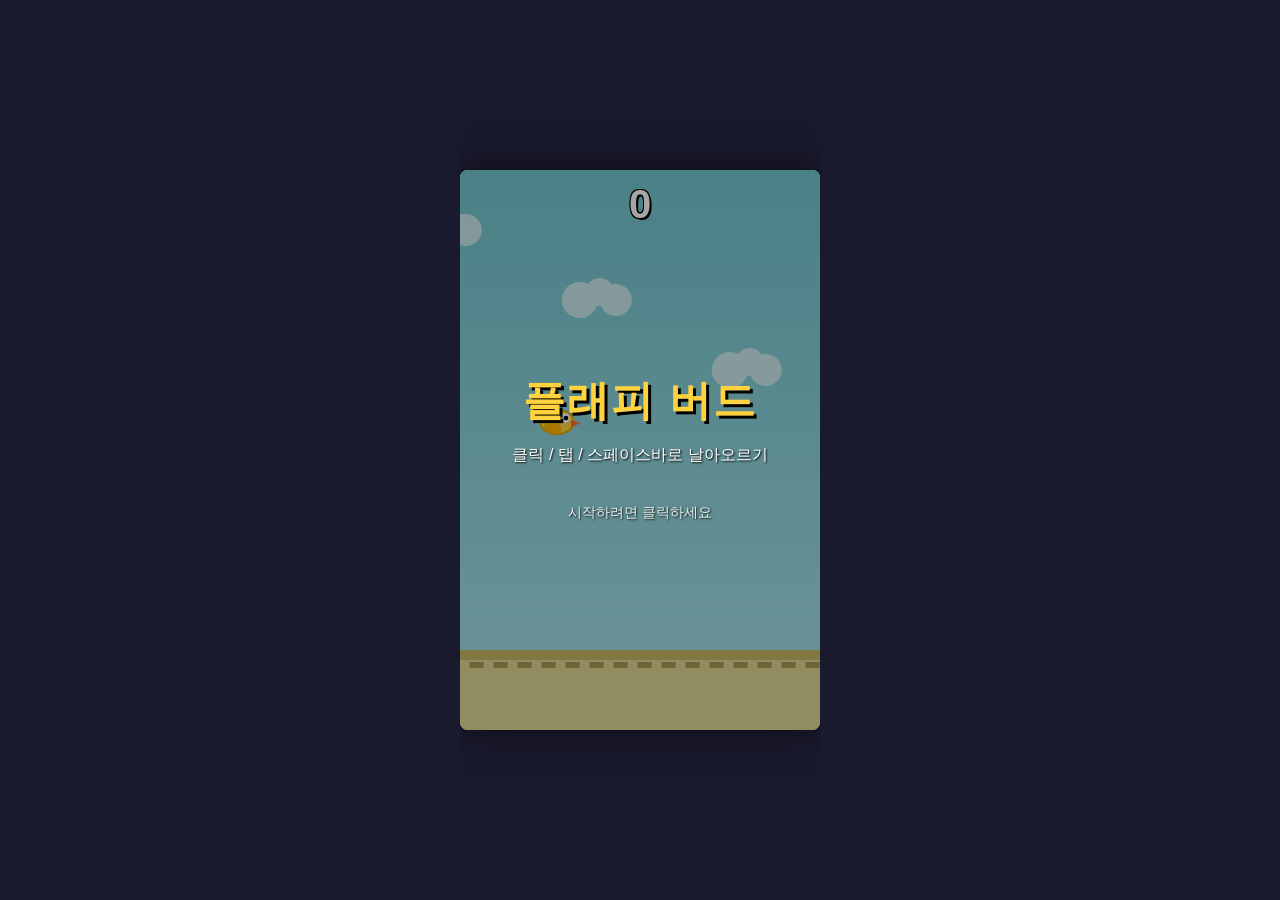
<file: flappy-bird.html>
<!DOCTYPE html>
<html lang="ko">
<head>
<meta charset="UTF-8">
<meta name="viewport" content="width=device-width, initial-scale=1.0">
<title>플래피 버드</title>
<style>
  * { margin: 0; padding: 0; box-sizing: border-box; }
  html, body {
    height: 100%;
    background: #1a1a2e;
    display: flex;
    align-items: center;
    justify-content: center;
    font-family: 'Segoe UI', 'Malgun Gothic', sans-serif;
    overflow: hidden;
    touch-action: manipulation;
  }
  #gameContainer {
    position: relative;
    box-shadow: 0 0 40px rgba(0, 0, 0, 0.6);
    border-radius: 8px;
    overflow: hidden;
  }
  canvas {
    display: block;
    background: #70c5ce;
    cursor: pointer;
  }
  #overlay {
    position: absolute;
    top: 0; left: 0; right: 0; bottom: 0;
    display: flex;
    flex-direction: column;
    align-items: center;
    justify-content: center;
    color: #fff;
    text-align: center;
    background: rgba(0, 0, 0, 0.35);
    user-select: none;
  }
  #overlay h1 {
    font-size: 42px;
    text-shadow: 3px 3px 0 #000;
    color: #ffd23f;
    margin-bottom: 10px;
    letter-spacing: 2px;
  }
  #overlay p {
    font-size: 16px;
    margin: 6px 0;
    text-shadow: 1px 1px 2px #000;
  }
  #overlay .hint {
    margin-top: 20px;
    font-size: 14px;
    opacity: 0.85;
    animation: pulse 1.5s infinite;
  }
  @keyframes pulse {
    0%, 100% { opacity: 0.4; }
    50% { opacity: 1; }
  }
  #hud {
    position: absolute;
    top: 12px;
    left: 0;
    right: 0;
    text-align: center;
    font-size: 40px;
    font-weight: bold;
    color: #fff;
    text-shadow: 2px 2px 0 #000, -1px -1px 0 #000, 1px -1px 0 #000, -1px 1px 0 #000;
    pointer-events: none;
    user-select: none;
  }
  .hidden { display: none !important; }
</style>
</head>
<body>
  <div id="gameContainer">
    <canvas id="game" width="360" height="560"></canvas>
    <div id="hud">0</div>
    <div id="overlay">
      <h1>플래피 버드</h1>
      <p>클릭 / 탭 / 스페이스바로 날아오르기</p>
      <p id="bestScore"></p>
      <p class="hint">시작하려면 클릭하세요</p>
    </div>
  </div>

<script>
(function () {
  const canvas = document.getElementById('game');
  const ctx = canvas.getContext('2d');
  const W = canvas.width;
  const H = canvas.height;
  const hud = document.getElementById('hud');
  const overlay = document.getElementById('overlay');
  const bestScoreEl = document.getElementById('bestScore');

  const STORAGE_KEY = 'flappy_best_score';
  let bestScore = parseInt(localStorage.getItem(STORAGE_KEY) || '0', 10);

  const GROUND_HEIGHT = 80;
  const GRAVITY = 0.45;
  const FLAP_VELOCITY = -8;
  const PIPE_WIDTH = 60;
  const PIPE_GAP = 145;
  const PIPE_SPACING = 190;
  const PIPE_SPEED = 2.4;

  const STATE = { READY: 'ready', PLAYING: 'playing', OVER: 'over' };
  let state = STATE.READY;

  let bird, pipes, score, frame, groundOffset, flashAlpha;

  function resetGame() {
    bird = {
      x: 80,
      y: H / 2 - 40,
      w: 34,
      h: 24,
      velocity: 0,
      rotation: 0,
    };
    pipes = [];
    score = 0;
    frame = 0;
    groundOffset = 0;
    flashAlpha = 0;
    hud.textContent = '0';
    spawnPipe(W + 80);
    spawnPipe(W + 80 + PIPE_SPACING);
    spawnPipe(W + 80 + PIPE_SPACING * 2);
  }

  function spawnPipe(x) {
    const minTop = 50;
    const maxTop = H - GROUND_HEIGHT - PIPE_GAP - 50;
    const top = Math.floor(Math.random() * (maxTop - minTop)) + minTop;
    pipes.push({ x, top, passed: false });
  }

  function flap() {
    if (state === STATE.READY) {
      state = STATE.PLAYING;
      overlay.classList.add('hidden');
      bird.velocity = FLAP_VELOCITY;
    } else if (state === STATE.PLAYING) {
      bird.velocity = FLAP_VELOCITY;
    } else if (state === STATE.OVER) {
      resetGame();
      state = STATE.READY;
      overlay.classList.remove('hidden');
      bestScoreEl.textContent = bestScore > 0 ? `최고 점수: ${bestScore}` : '';
    }
  }

  function rectsOverlap(ax, ay, aw, ah, bx, by, bw, bh) {
    return ax < bx + bw && ax + aw > bx && ay < by + bh && ay + ah > by;
  }

  function update() {
    frame++;
    groundOffset = (groundOffset - PIPE_SPEED) % 24;

    if (state !== STATE.PLAYING) return;

    bird.velocity += GRAVITY;
    bird.y += bird.velocity;
    bird.rotation = Math.max(-25, Math.min(90, bird.velocity * 4));

    if (bird.y + bird.h >= H - GROUND_HEIGHT) {
      bird.y = H - GROUND_HEIGHT - bird.h;
      gameOver();
    }
    if (bird.y < 0) {
      bird.y = 0;
      bird.velocity = 0;
    }

    for (const pipe of pipes) {
      pipe.x -= PIPE_SPEED;

      const birdBox = { x: bird.x + 4, y: bird.y + 4, w: bird.w - 8, h: bird.h - 8 };
      const topPipe = { x: pipe.x, y: 0, w: PIPE_WIDTH, h: pipe.top };
      const bottomPipe = { x: pipe.x, y: pipe.top + PIPE_GAP, w: PIPE_WIDTH, h: H };

      if (
        rectsOverlap(birdBox.x, birdBox.y, birdBox.w, birdBox.h, topPipe.x, topPipe.y, topPipe.w, topPipe.h) ||
        rectsOverlap(birdBox.x, birdBox.y, birdBox.w, birdBox.h, bottomPipe.x, bottomPipe.y, bottomPipe.w, bottomPipe.h)
      ) {
        gameOver();
      }

      if (!pipe.passed && pipe.x + PIPE_WIDTH < bird.x) {
        pipe.passed = true;
        score++;
        hud.textContent = score;
      }
    }

    if (pipes.length && pipes[0].x < -PIPE_WIDTH) {
      pipes.shift();
      const lastX = pipes[pipes.length - 1].x;
      spawnPipe(lastX + PIPE_SPACING);
    }
  }

  function gameOver() {
    if (state === STATE.OVER) return;
    state = STATE.OVER;
    flashAlpha = 1;
    if (score > bestScore) {
      bestScore = score;
      localStorage.setItem(STORAGE_KEY, String(bestScore));
    }
    setTimeout(() => {
      overlay.classList.remove('hidden');
      overlay.querySelector('h1').textContent = '게임 오버';
      overlay.querySelectorAll('p')[0].textContent = `점수: ${score}`;
      bestScoreEl.textContent = `최고 점수: ${bestScore}`;
      overlay.querySelector('.hint').textContent = '다시 시작하려면 클릭하세요';
    }, 200);
  }

  function drawBackground() {
    const grad = ctx.createLinearGradient(0, 0, 0, H);
    grad.addColorStop(0, '#70c5ce');
    grad.addColorStop(1, '#a9e4ea');
    ctx.fillStyle = grad;
    ctx.fillRect(0, 0, W, H);

    // clouds
    ctx.fillStyle = 'rgba(255,255,255,0.6)';
    for (let i = 0; i < 3; i++) {
      const cx = ((frame * 0.3 + i * 150) % (W + 100)) - 50;
      const cy = 60 + i * 70;
      drawCloud(cx, cy);
    }
  }

  function drawCloud(x, y) {
    ctx.beginPath();
    ctx.arc(x, y, 18, 0, Math.PI * 2);
    ctx.arc(x + 20, y - 8, 14, 0, Math.PI * 2);
    ctx.arc(x + 36, y, 16, 0, Math.PI * 2);
    ctx.fill();
  }

  function drawPipes() {
    for (const pipe of pipes) {
      const capH = 24;
      ctx.fillStyle = '#4caf50';
      ctx.strokeStyle = '#2e7031';
      ctx.lineWidth = 3;

      // top pipe
      ctx.fillRect(pipe.x, 0, PIPE_WIDTH, pipe.top);
      ctx.strokeRect(pipe.x, 0, PIPE_WIDTH, pipe.top);
      ctx.fillRect(pipe.x - 4, pipe.top - capH, PIPE_WIDTH + 8, capH);
      ctx.strokeRect(pipe.x - 4, pipe.top - capH, PIPE_WIDTH + 8, capH);

      // bottom pipe
      const bottomY = pipe.top + PIPE_GAP;
      ctx.fillRect(pipe.x, bottomY, PIPE_WIDTH, H - GROUND_HEIGHT - bottomY);
      ctx.strokeRect(pipe.x, bottomY, PIPE_WIDTH, H - GROUND_HEIGHT - bottomY);
      ctx.fillRect(pipe.x - 4, bottomY, PIPE_WIDTH + 8, capH);
      ctx.strokeRect(pipe.x - 4, bottomY, PIPE_WIDTH + 8, capH);
    }
  }

  function drawGround() {
    ctx.fillStyle = '#ded895';
    ctx.fillRect(0, H - GROUND_HEIGHT, W, GROUND_HEIGHT);
    ctx.fillStyle = '#c8b866';
    ctx.fillRect(0, H - GROUND_HEIGHT, W, 10);

    ctx.fillStyle = '#a89b52';
    for (let x = groundOffset; x < W; x += 24) {
      ctx.fillRect(x, H - GROUND_HEIGHT + 12, 14, 6);
    }
  }

  function drawBird() {
    ctx.save();
    ctx.translate(bird.x + bird.w / 2, bird.y + bird.h / 2);
    ctx.rotate((bird.rotation * Math.PI) / 180);

    // body
    ctx.fillStyle = '#ffd23f';
    ctx.strokeStyle = '#e0a800';
    ctx.lineWidth = 2;
    ctx.beginPath();
    ctx.ellipse(0, 0, bird.w / 2, bird.h / 2, 0, 0, Math.PI * 2);
    ctx.fill();
    ctx.stroke();

    // wing
    const wingFlap = Math.sin(frame * 0.4) * 4;
    ctx.fillStyle = '#ffb703';
    ctx.beginPath();
    ctx.ellipse(-4, 2 + wingFlap, 9, 6, 0.3, 0, Math.PI * 2);
    ctx.fill();

    // eye
    ctx.fillStyle = '#fff';
    ctx.beginPath();
    ctx.arc(8, -4, 5, 0, Math.PI * 2);
    ctx.fill();
    ctx.fillStyle = '#000';
    ctx.beginPath();
    ctx.arc(9, -4, 2.3, 0, Math.PI * 2);
    ctx.fill();

    // beak
    ctx.fillStyle = '#ff6b35';
    ctx.beginPath();
    ctx.moveTo(14, -2);
    ctx.lineTo(24, 1);
    ctx.lineTo(14, 5);
    ctx.closePath();
    ctx.fill();

    ctx.restore();
  }

  function draw() {
    drawBackground();
    drawPipes();
    drawGround();
    drawBird();

    if (flashAlpha > 0) {
      ctx.fillStyle = `rgba(255,255,255,${flashAlpha})`;
      ctx.fillRect(0, 0, W, H);
      flashAlpha -= 0.08;
    }
  }

  function loop() {
    update();
    draw();
    requestAnimationFrame(loop);
  }

  canvas.addEventListener('mousedown', flap);
  canvas.addEventListener('touchstart', (e) => { e.preventDefault(); flap(); }, { passive: false });
  overlay.addEventListener('mousedown', flap);
  overlay.addEventListener('touchstart', (e) => { e.preventDefault(); flap(); }, { passive: false });
  window.addEventListener('keydown', (e) => {
    if (e.code === 'Space') { e.preventDefault(); flap(); }
  });

  bestScoreEl.textContent = bestScore > 0 ? `최고 점수: ${bestScore}` : '';
  resetGame();
  loop();
})();
</script>
</body>
</html>
</file>
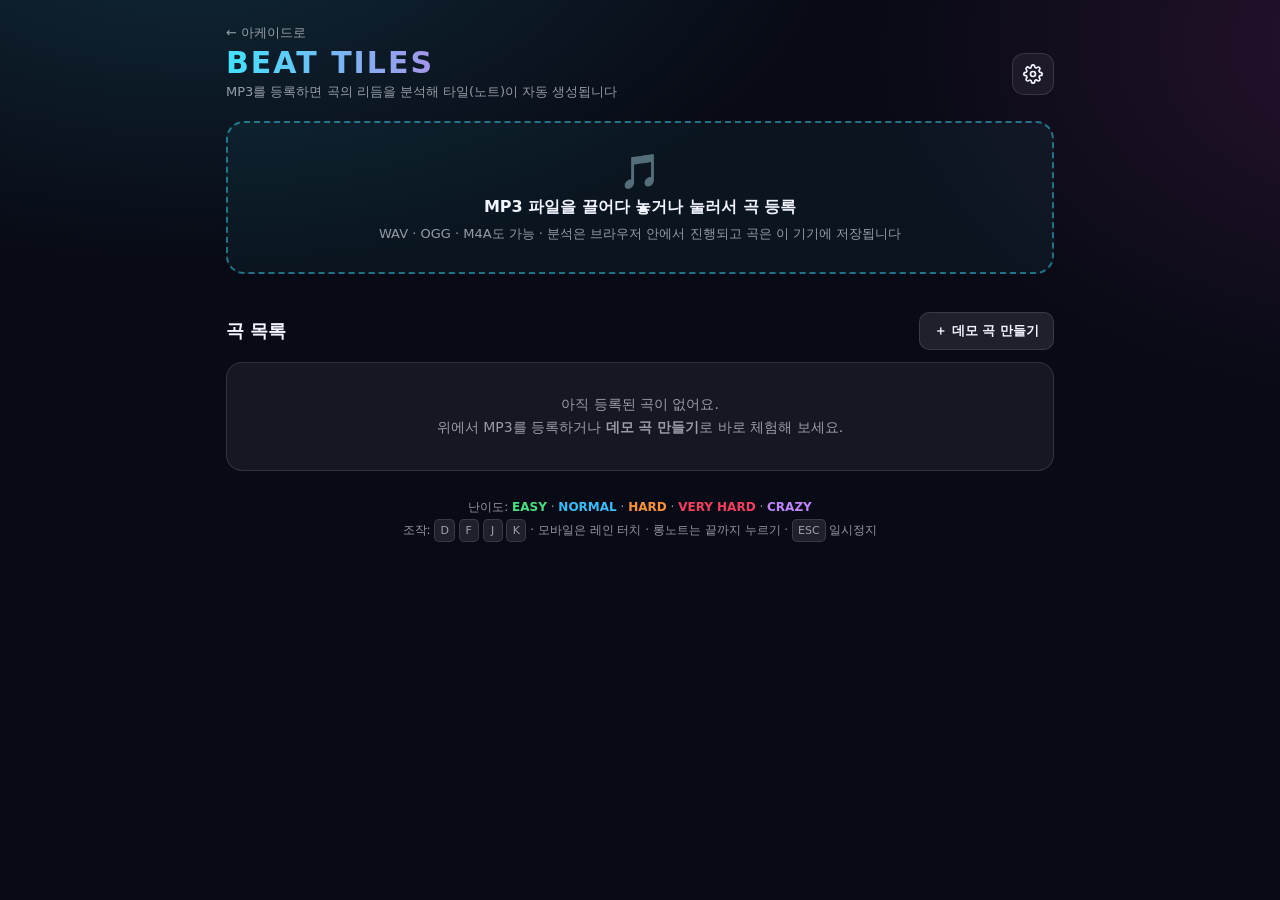
<file: rhythm-game.html>
<!DOCTYPE html>
<html lang="ko">
<head>
<meta charset="UTF-8">
<meta name="viewport" content="width=device-width, initial-scale=1.0, maximum-scale=1.0, user-scalable=no, viewport-fit=cover">
<title>비트 타일 - 리듬 게임</title>
<style>
  :root {
    --bg: #080a15;
    --panel: rgba(255,255,255,0.055);
    --panel2: rgba(255,255,255,0.09);
    --line: rgba(255,255,255,0.12);
    --text: #f3f5ff;
    --muted: rgba(243,245,255,0.6);
    --cyan: #41e2ff;
    --pink: #ff4fd8;
    --gold: #ffd84d;
  }
  * { margin: 0; padding: 0; box-sizing: border-box; -webkit-tap-highlight-color: transparent; }
  html, body {
    width: 100%; height: 100%;
    background: var(--bg); color: var(--text);
    font-family: 'Segoe UI', 'Malgun Gothic', 'Apple SD Gothic Neo', system-ui, sans-serif;
    overflow: hidden;
  }
  button { font: inherit; color: inherit; cursor: pointer; border: none; background: none; }
  .hidden { display: none !important; }
  .screen { position: fixed; inset: 0; }

  /* ---------- Menu ---------- */
  #menu {
    overflow-y: auto;
    background:
      radial-gradient(1100px 600px at 15% -10%, rgba(65,226,255,0.15), transparent 60%),
      radial-gradient(900px 600px at 110% 5%, rgba(255,79,216,0.13), transparent 60%),
      var(--bg);
  }
  .wrap { max-width: 860px; margin: 0 auto; padding: 22px 16px 60px; }
  header.top { display: flex; align-items: center; justify-content: space-between; gap: 12px; margin-bottom: 20px; }
  .back-link { display: inline-block; color: var(--muted); text-decoration: none; font-size: 13px; margin-bottom: 4px; }
  .back-link:hover { color: var(--text); }
  .logo {
    font-size: 30px; font-weight: 900; letter-spacing: 2px; line-height: 1.1;
    background: linear-gradient(90deg, var(--cyan), var(--pink));
    -webkit-background-clip: text; background-clip: text; color: transparent;
  }
  .tagline { font-size: 13px; color: var(--muted); margin-top: 4px; }
  .icon-btn {
    width: 42px; height: 42px; flex: none; border-radius: 12px; font-size: 18px;
    background: var(--panel); border: 1px solid var(--line);
    display: inline-flex; align-items: center; justify-content: center;
  }
  .icon-btn:hover { background: var(--panel2); }

  .drop {
    display: flex; flex-direction: column; align-items: center; justify-content: center; gap: 6px;
    padding: 28px 16px; border: 2px dashed rgba(65,226,255,0.45); border-radius: 18px;
    background: rgba(65,226,255,0.05); cursor: pointer; text-align: center; transition: background .15s, border-color .15s;
  }
  .drop:hover, .drop.over { background: rgba(65,226,255,0.11); border-color: var(--cyan); }
  .drop .big { font-size: 34px; }
  .drop b { font-size: 16px; }
  .drop span { font-size: 13px; color: var(--muted); line-height: 1.5; }

  #queue { margin-top: 12px; display: grid; gap: 8px; }
  .q { background: var(--panel); border: 1px solid var(--line); border-radius: 12px; padding: 10px 12px; }
  .q-top { display: flex; justify-content: space-between; gap: 10px; font-size: 13px; }
  .q-name { overflow: hidden; text-overflow: ellipsis; white-space: nowrap; font-weight: 600; }
  .q-msg { color: var(--muted); flex: none; }
  .q.err .q-msg { color: #ff7a90; }
  .q-bar { height: 5px; border-radius: 3px; background: rgba(255,255,255,0.1); margin-top: 8px; overflow: hidden; }
  .q-bar i { display: block; height: 100%; width: 0; background: linear-gradient(90deg, var(--cyan), var(--pink)); transition: width .2s; }

  .list-head { display: flex; justify-content: space-between; align-items: center; gap: 10px; margin: 26px 0 12px; }
  .list-head h2 { font-size: 18px; }
  .list-head h2 small { font-size: 13px; color: var(--muted); font-weight: 500; margin-left: 6px; }
  .btn {
    padding: 9px 14px; border-radius: 10px; font-size: 13px; font-weight: 700;
    background: var(--panel2); border: 1px solid var(--line); white-space: nowrap;
  }
  .btn:hover { background: rgba(255,255,255,0.14); }
  .btn.primary { background: linear-gradient(90deg, var(--cyan), var(--pink)); color: #0b0d1a; border: none; }
  .btn:disabled { opacity: .5; cursor: default; }

  .empty { text-align: center; color: var(--muted); font-size: 14px; padding: 30px 10px; line-height: 1.7;
    border: 1px solid var(--line); border-radius: 16px; background: var(--panel); }
  .song { background: var(--panel); border: 1px solid var(--line); border-radius: 16px; padding: 14px; margin-bottom: 12px; }
  .song-top { display: flex; align-items: center; gap: 12px; }
  .song-art {
    width: 46px; height: 46px; border-radius: 12px; flex: none; display: flex; align-items: center; justify-content: center;
    font-size: 22px; font-weight: 900;
    background: linear-gradient(135deg, hsl(var(--h), 90%, 60%), hsl(calc(var(--h) + 60), 90%, 55%));
    color: rgba(0,0,0,0.55);
  }
  .song-info { flex: 1; min-width: 0; }
  .song-title { font-size: 16px; font-weight: 700; overflow: hidden; text-overflow: ellipsis; white-space: nowrap; }
  .song-meta { font-size: 12px; color: var(--muted); margin-top: 3px; overflow: hidden; text-overflow: ellipsis; white-space: nowrap; }
  .song-actions { display: flex; gap: 6px; flex: none; }
  .mini { width: 32px; height: 32px; border-radius: 9px; background: var(--panel); border: 1px solid var(--line); font-size: 14px; color: var(--muted); }
  .mini:hover { color: var(--text); background: var(--panel2); }
  .diffs { display: grid; grid-template-columns: repeat(5, minmax(0, 1fr)); gap: 7px; margin-top: 12px; }
  .diff {
    display: flex; flex-direction: column; align-items: center; gap: 2px; padding: 9px 2px 8px; border-radius: 12px;
    border: 1px solid var(--line);
    border-color: color-mix(in srgb, var(--c) 55%, transparent);
    background: color-mix(in srgb, var(--c) 12%, transparent);
    transition: transform .1s, background .15s;
  }
  .diff:hover { transform: translateY(-1px); background: color-mix(in srgb, var(--c) 24%, transparent); }
  .diff .dn { font-size: 10px; font-weight: 800; letter-spacing: .3px; color: var(--c); white-space: nowrap; }
  .diff .dl { font-size: 17px; font-weight: 900; }
  .diff .db { font-size: 10px; color: var(--muted); white-space: nowrap; }
  footer.help { margin-top: 26px; font-size: 12px; color: var(--muted); line-height: 1.8; text-align: center; }
  kbd { display: inline-block; min-width: 20px; padding: 1px 5px; border-radius: 5px; background: var(--panel2); border: 1px solid var(--line); font-family: inherit; font-size: 11px; }
  .notice { font-size: 12px; color: #ffcf7a; margin-top: 10px; text-align: center; }

  /* ---------- Modal ---------- */
  .modal { position: fixed; inset: 0; background: rgba(4,5,12,0.72); display: flex; align-items: center; justify-content: center; padding: 16px; z-index: 50; }
  .modal-card {
    width: 100%; max-width: 420px; max-height: 100%; overflow-y: auto;
    background: #12152a; border: 1px solid var(--line); border-radius: 18px; padding: 20px;
  }
  .modal-card h3 { font-size: 18px; margin-bottom: 14px; }
  .set-row { margin-bottom: 16px; }
  .set-row .lbl { display: flex; justify-content: space-between; font-size: 14px; margin-bottom: 6px; }
  .set-row .lbl b { color: var(--cyan); }
  .set-row input[type=range] { width: 100%; accent-color: var(--cyan); }
  .hint { font-size: 12px; color: var(--muted); margin-top: 5px; line-height: 1.5; }
  .check { display: flex; align-items: center; gap: 9px; font-size: 14px; margin-bottom: 12px; cursor: pointer; }
  .check input { width: 18px; height: 18px; accent-color: var(--pink); }
  .keys { display: grid; grid-template-columns: repeat(4, 1fr); gap: 8px; }
  .keys button { padding: 10px 0; border-radius: 10px; background: var(--panel2); border: 1px solid var(--line); font-weight: 800; }
  .keys button.wait { border-color: var(--pink); color: var(--pink); }
  .modal-btns { display: flex; justify-content: flex-end; gap: 8px; margin-top: 8px; }

  /* ---------- Game ---------- */
  #game { background: #05060d; touch-action: none; user-select: none; -webkit-user-select: none; -webkit-touch-callout: none; }
  #cv { position: absolute; inset: 0; display: block; touch-action: none; }
  #pauseBtn { position: absolute; top: 10px; left: 10px; z-index: 5; background: rgba(255,255,255,0.08); }

  .overlay { position: fixed; inset: 0; z-index: 30; display: flex; align-items: center; justify-content: center; padding: 16px;
    background: rgba(4,5,12,0.78); backdrop-filter: blur(4px); -webkit-backdrop-filter: blur(4px); }
  .panel {
    width: 100%; max-width: 400px; background: #12152a; border: 1px solid var(--line); border-radius: 20px; padding: 22px; text-align: center;
  }
  .panel h2 { font-size: 22px; margin-bottom: 16px; letter-spacing: 1px; }
  .stack { display: grid; gap: 10px; }
  .stack .btn { padding: 13px; font-size: 15px; }

  .res-title { font-size: 17px; font-weight: 800; overflow: hidden; text-overflow: ellipsis; white-space: nowrap; }
  .res-diff { font-size: 13px; font-weight: 800; margin-top: 3px; letter-spacing: .5px; }
  .res-rank { font-size: 84px; font-weight: 900; line-height: 1; margin: 12px 0 2px; text-shadow: 0 0 28px currentColor; }
  .res-flag { font-size: 13px; font-weight: 900; letter-spacing: 2px; min-height: 18px; color: var(--gold); }
  .res-score { font-size: 34px; font-weight: 900; letter-spacing: 2px; margin: 6px 0 2px; }
  .res-new { font-size: 12px; font-weight: 900; color: var(--pink); letter-spacing: 1px; min-height: 16px; }
  .res-grid { display: grid; grid-template-columns: 1fr 1fr; gap: 6px 14px; margin: 14px 0 18px; font-size: 14px; text-align: left; }
  .res-grid div { display: flex; justify-content: space-between; padding: 6px 10px; border-radius: 9px; background: var(--panel); }
  .res-grid b { font-weight: 800; }
  .res-btns { display: grid; grid-template-columns: 1fr 1fr; gap: 10px; }
  .res-btns .btn { padding: 12px; font-size: 15px; }

  #loading { z-index: 40; flex-direction: column; gap: 14px; font-size: 14px; color: var(--muted); }
  .spinner { width: 42px; height: 42px; border-radius: 50%; border: 4px solid rgba(255,255,255,0.12); border-top-color: var(--cyan); animation: spin .8s linear infinite; }
  @keyframes spin { to { transform: rotate(360deg); } }

  #toast {
    position: fixed; left: 50%; bottom: 24px; transform: translateX(-50%); z-index: 60; max-width: calc(100% - 32px);
    background: #1d2140; border: 1px solid var(--line); border-radius: 12px; padding: 10px 16px; font-size: 13px;
    box-shadow: 0 10px 30px rgba(0,0,0,0.4);
  }

  @media (max-width: 520px) {
    .logo { font-size: 25px; }
    .diffs { gap: 5px; }
    .diff .dn { font-size: 8.5px; letter-spacing: 0; }
    .diff .dl { font-size: 15px; }
    .diff .db { font-size: 9px; }
    .res-rank { font-size: 70px; }
    .res-score { font-size: 28px; }
  }
</style>
</head>
<body>

<!-- ===== Song select ===== -->
<div id="menu" class="screen">
  <div class="wrap">
    <a class="back-link" href="index.html">← 아케이드로</a>
    <header class="top">
      <div>
        <div class="logo">BEAT TILES</div>
        <div class="tagline">MP3를 등록하면 곡의 리듬을 분석해 타일(노트)이 자동 생성됩니다</div>
      </div>
      <button class="icon-btn" id="settingsBtn" title="설정" aria-label="설정"><svg width="20" height="20" viewBox="0 0 24 24" fill="none" stroke="currentColor" stroke-width="2" stroke-linecap="round" stroke-linejoin="round"><circle cx="12" cy="12" r="3"/><path d="M19.4 15a1.65 1.65 0 0 0 .33 1.82l.06.06a2 2 0 1 1-2.83 2.83l-.06-.06a1.65 1.65 0 0 0-1.82-.33 1.65 1.65 0 0 0-1 1.51V21a2 2 0 1 1-4 0v-.09A1.65 1.65 0 0 0 9 19.4a1.65 1.65 0 0 0-1.82.33l-.06.06a2 2 0 1 1-2.83-2.83l.06-.06A1.65 1.65 0 0 0 4.68 15a1.65 1.65 0 0 0-1.51-1H3a2 2 0 1 1 0-4h.09A1.65 1.65 0 0 0 4.6 9a1.65 1.65 0 0 0-.33-1.82l-.06-.06a2 2 0 1 1 2.83-2.83l.06.06A1.65 1.65 0 0 0 9 4.68a1.65 1.65 0 0 0 1-1.51V3a2 2 0 1 1 4 0v.09a1.65 1.65 0 0 0 1 1.51 1.65 1.65 0 0 0 1.82-.33l.06-.06a2 2 0 1 1 2.83 2.83l-.06.06A1.65 1.65 0 0 0 19.4 9a1.65 1.65 0 0 0 1.51 1H21a2 2 0 1 1 0 4h-.09a1.65 1.65 0 0 0-1.51 1z"/></svg></button>
    </header>

    <label class="drop" id="drop">
      <input type="file" id="fileInput" accept=".mp3,audio/mpeg,audio/*" multiple hidden>
      <div class="big">🎵</div>
      <b>MP3 파일을 끌어다 놓거나 눌러서 곡 등록</b>
      <span>WAV · OGG · M4A도 가능 · 분석은 브라우저 안에서 진행되고 곡은 이 기기에 저장됩니다</span>
    </label>
    <div id="queue"></div>
    <div id="storageNotice" class="notice hidden">이 브라우저는 저장소를 쓸 수 없어 새로고침하면 등록한 곡이 사라집니다.</div>

    <div class="list-head">
      <h2>곡 목록<small id="songCount"></small></h2>
      <button class="btn" id="demoBtn">＋ 데모 곡 만들기</button>
    </div>
    <div id="songs"></div>
    <div id="empty" class="empty hidden">
      아직 등록된 곡이 없어요.<br>
      위에서 MP3를 등록하거나 <b>데모 곡 만들기</b>로 바로 체험해 보세요.
    </div>

    <footer class="help">
      난이도: <b style="color:#4ade80">EASY</b> · <b style="color:#38bdf8">NORMAL</b> · <b style="color:#fb923c">HARD</b> ·
      <b style="color:#f43f5e">VERY HARD</b> · <b style="color:#c084fc">CRAZY</b><br>
      조작: <span id="keyHelp"><kbd>D</kbd> <kbd>F</kbd> <kbd>J</kbd> <kbd>K</kbd></span> · 모바일은 레인 터치 · 롱노트는 끝까지 누르기 · <kbd>ESC</kbd> 일시정지
    </footer>
  </div>
</div>

<!-- ===== Settings ===== -->
<div id="settings" class="modal hidden">
  <div class="modal-card">
    <h3>설정</h3>
    <div class="set-row">
      <div class="lbl"><span>노트 속도</span><b id="speedVal"></b></div>
      <input type="range" id="speed" min="1" max="6" step="0.1">
    </div>
    <div class="set-row">
      <div class="lbl"><span>싱크 오프셋</span><b id="offsetVal"></b></div>
      <input type="range" id="offset" min="-200" max="200" step="5">
      <div class="hint">LATE가 자주 뜨면 + 쪽으로, EARLY가 자주 뜨면 − 쪽으로 옮기세요.</div>
    </div>
    <div class="set-row">
      <div class="lbl"><span>음량</span><b id="volVal"></b></div>
      <input type="range" id="volume" min="0" max="100" step="1">
    </div>
    <label class="check"><input type="checkbox" id="noFail"> 노페일 (게이지가 바닥나도 계속 진행)</label>
    <label class="check"><input type="checkbox" id="autoPlay"> 오토 플레이 (채보 미리보기 · 기록 저장 안 됨)</label>
    <div class="set-row">
      <div class="lbl"><span>키 설정</span><span class="hint" style="margin:0">버튼을 누른 뒤 원하는 키 입력</span></div>
      <div class="keys" id="keyBtns"></div>
    </div>
    <div class="modal-btns"><button class="btn primary" id="closeSettings">닫기</button></div>
  </div>
</div>

<!-- ===== Game ===== -->
<div id="game" class="screen hidden">
  <canvas id="cv"></canvas>
  <button class="icon-btn" id="pauseBtn" aria-label="일시정지">⏸</button>
</div>

<div id="pause" class="overlay hidden">
  <div class="panel">
    <h2>일시정지</h2>
    <div class="stack">
      <button class="btn primary" id="resumeBtn">계속하기</button>
      <button class="btn" id="restartBtn">처음부터</button>
      <button class="btn" id="quitBtn">곡 선택으로</button>
    </div>
  </div>
</div>

<div id="result" class="overlay hidden">
  <div class="panel">
    <div class="res-title" id="resTitle"></div>
    <div class="res-diff" id="resDiff"></div>
    <div class="res-rank" id="resRank"></div>
    <div class="res-flag" id="resFlag"></div>
    <div class="res-score" id="resScore"></div>
    <div class="res-new" id="resNew"></div>
    <div class="res-grid" id="resGrid"></div>
    <div class="res-btns">
      <button class="btn" id="resBack">곡 선택</button>
      <button class="btn primary" id="resRetry">다시 하기</button>
    </div>
  </div>
</div>

<div id="loading" class="overlay hidden"><div class="spinner"></div><div id="loadingText">불러오는 중...</div></div>
<div id="toast" class="hidden"></div>

<script>
'use strict';
(function () {
  // =====================================================================
  //  Utilities
  // =====================================================================
  const $ = (s) => document.querySelector(s);
  const clamp = (v, a, b) => (v < a ? a : v > b ? b : v);
  const esc = (s) => String(s).replace(/[&<>"']/g, (c) => ({ '&': '&amp;', '<': '&lt;', '>': '&gt;', '"': '&quot;', "'": '&#39;' }[c]));
  const fmtTime = (s) => `${Math.floor(s / 60)}:${String(Math.floor(s % 60)).padStart(2, '0')}`;
  function mulberry32(a) {
    return function () {
      a |= 0; a = (a + 0x6D2B79F5) | 0;
      let t = Math.imul(a ^ (a >>> 15), 1 | a);
      t = (t + Math.imul(t ^ (t >>> 7), 61 | t)) ^ t;
      return ((t ^ (t >>> 14)) >>> 0) / 4294967296;
    };
  }
  function hashStr(s) {
    let h = 2166136261;
    for (let i = 0; i < s.length; i++) { h ^= s.charCodeAt(i); h = Math.imul(h, 16777619); }
    return h >>> 0;
  }
  const sleep = (ms) => new Promise((r) => setTimeout(r, ms));
  // yield to the UI; background analysis also waits while a song is being played
  const yieldUI = async () => { await sleep(0); while (game.active) await sleep(250); };

  let toastTimer = 0;
  function toast(msg, ms = 2600) {
    const el = $('#toast');
    el.textContent = msg; el.classList.remove('hidden');
    clearTimeout(toastTimer);
    toastTimer = setTimeout(() => el.classList.add('hidden'), ms);
  }
  function showLoading(text) { $('#loadingText').textContent = text; $('#loading').classList.remove('hidden'); }
  function hideLoading() { $('#loading').classList.add('hidden'); }

  // =====================================================================
  //  Difficulty definitions
  // =====================================================================
  //  subW     : weight of each 16th position in a beat (0 = on beat, 2 = 8th, 1/3 = 16ths)
  //  nps      : target notes per second
  //  minGap   : minimum seconds between note events
  //  chord    : share of strongest events that become 2-note chords (maxChord 3 = triples too)
  //  hold     : chance of a long note when there is a gap of holdBeats after a note
  //  under    : chance of a long note held while other lanes keep going
  const DIFFS = [
    { key: 'easy',   name: 'EASY',      ko: '이지',     color: '#4ade80', subW: [1, 0, 0, 0],          nps: 1.3, minGap: 0.40,  chord: 0,    maxChord: 1, chordGap: 9,    hold: 0.40, holdBeats: 1.5, under: 0,    jackGap: 0.55, floor: 0.10,  missDmg: 4 },
    { key: 'normal', name: 'NORMAL',    ko: '노말',     color: '#38bdf8', subW: [1, 0, 0.8, 0],        nps: 2.3, minGap: 0.24,  chord: 0.05, maxChord: 2, chordGap: 0.45, hold: 0.50, holdBeats: 1.25, under: 0.03, jackGap: 0.40, floor: 0.08,  missDmg: 5 },
    { key: 'hard',   name: 'HARD',      ko: '하드',     color: '#fb923c', subW: [1, 0.45, 0.85, 0.45], nps: 3.6, minGap: 0.14,  chord: 0.12, maxChord: 2, chordGap: 0.26, hold: 0.45, holdBeats: 1,   under: 0.06, jackGap: 0.28, floor: 0.06,  missDmg: 6 },
    { key: 'vhard',  name: 'VERY HARD', ko: '베리하드', color: '#f43f5e', subW: [1, 0.75, 0.9, 0.75],  nps: 5.3, minGap: 0.095, chord: 0.20, maxChord: 2, chordGap: 0.17, hold: 0.40, holdBeats: 1,   under: 0.10, jackGap: 0.19, floor: 0.045, missDmg: 7 },
    { key: 'crazy',  name: 'CRAZY',     ko: '크레이지', color: '#c084fc', subW: [1, 0.9, 0.95, 0.9],   nps: 8.0, minGap: 0.058, chord: 0.30, maxChord: 3, chordGap: 0.11, hold: 0.35, holdBeats: 1,   under: 0.14, jackGap: 0.12, floor: 0.03,  missDmg: 8 },
  ];
  const DIFF_BY_KEY = Object.fromEntries(DIFFS.map((d) => [d.key, d]));

  // =====================================================================
  //  Storage (IndexedDB: song metadata + audio blobs kept in separate stores)
  // =====================================================================
  const DB = (() => {
    let dbp = null;
    let persistent = true;
    const mem = { songs: new Map(), audio: new Map() };
    function open() {
      if (dbp) return dbp;
      dbp = new Promise((res) => {
        try {
          const r = indexedDB.open('beat-tiles', 1);
          r.onupgradeneeded = () => {
            r.result.createObjectStore('songs', { keyPath: 'id' });
            r.result.createObjectStore('audio');
          };
          r.onsuccess = () => res(r.result);
          r.onerror = () => { persistent = false; res(null); };
          r.onblocked = () => { persistent = false; res(null); };
        } catch (e) { persistent = false; res(null); }
      });
      return dbp;
    }
    async function run(store, mode, fn) {
      const db = await open();
      if (!db) return fn(null, mem[store]);
      return new Promise((res, rej) => {
        const tx = db.transaction(store, mode);
        let out;
        const req = fn(tx.objectStore(store));
        if (req) req.onsuccess = () => { out = req.result; };
        tx.oncomplete = () => res(out);
        tx.onerror = () => rej(tx.error);
        tx.onabort = () => rej(tx.error);
      });
    }
    return {
      isPersistent: async () => { await open(); return persistent; },
      allSongs: () => run('songs', 'readonly', (st, m) => (st ? st.getAll() : void 0)).then((r) => r || [...mem.songs.values()]),
      putSong: (rec) => run('songs', 'readwrite', (st, m) => (st ? st.put(rec) : void m.set(rec.id, rec))),
      getAudio: (id) => run('audio', 'readonly', (st, m) => (st ? st.get(id) : void 0)).then((r) => r || mem.audio.get(id)),
      putAudio: (id, blob) => run('audio', 'readwrite', (st, m) => (st ? st.put(blob, id) : void m.set(id, blob))),
      del: async (id) => {
        await run('songs', 'readwrite', (st, m) => (st ? st.delete(id) : void m.delete(id)));
        await run('audio', 'readwrite', (st, m) => (st ? st.delete(id) : void m.delete(id)));
      },
    };
  })();

  // =====================================================================
  //  Settings
  // =====================================================================
  const SETTINGS_KEY = 'beat_tiles_settings_v1';
  const DEFAULT_SETTINGS = { speed: 2.2, offset: 0, volume: 85, noFail: false, auto: false, keys: ['KeyD', 'KeyF', 'KeyJ', 'KeyK'] };
  let settings = { ...DEFAULT_SETTINGS };
  try {
    const raw = JSON.parse(localStorage.getItem(SETTINGS_KEY) || 'null');
    if (raw && typeof raw === 'object') settings = { ...DEFAULT_SETTINGS, ...raw };
    if (!Array.isArray(settings.keys) || settings.keys.length !== 4) settings.keys = DEFAULT_SETTINGS.keys.slice();
  } catch (e) { /* ignore */ }
  function saveSettings() { try { localStorage.setItem(SETTINGS_KEY, JSON.stringify(settings)); } catch (e) { /* ignore */ } }
  function keyLabel(code) {
    if (!code) return '?';
    if (code.startsWith('Key')) return code.slice(3);
    if (code.startsWith('Digit')) return code.slice(5);
    if (code.startsWith('Numpad')) return 'N' + code.slice(6);
    const map = { Semicolon: ';', Quote: "'", Comma: ',', Period: '.', Slash: '/', Space: 'SPC', ArrowLeft: '←', ArrowRight: '→', ArrowUp: '↑', ArrowDown: '↓', ShiftLeft: 'LSh', ShiftRight: 'RSh', BracketLeft: '[', BracketRight: ']', Backslash: '\\', Minus: '-', Equal: '=', Backquote: '`' };
    return map[code] || code.slice(0, 4);
  }

  // =====================================================================
  //  Audio
  // =====================================================================
  let audioCtx = null;
  function getCtx() {
    if (!audioCtx) {
      const AC = window.AudioContext || window.webkitAudioContext;
      try { audioCtx = new AC({ latencyHint: 'interactive' }); } catch (e) { audioCtx = new AC(); }
    }
    return audioCtx;
  }
  function decodeAudio(ab) {
    const ctx = getCtx();
    return new Promise((res, rej) => {
      const p = ctx.decodeAudioData(ab, res, rej);
      if (p && p.then) p.then(res, rej);
    });
  }
  const decodedCache = new Map();
  function cacheBuffer(id, buf) {
    decodedCache.delete(id);
    decodedCache.set(id, buf);
    while (decodedCache.size > 2) decodedCache.delete(decodedCache.keys().next().value);
  }
  async function getSongBuffer(song) {
    if (decodedCache.has(song.id)) return decodedCache.get(song.id);
    const blob = await DB.getAudio(song.id);
    if (!blob) throw new Error('오디오 데이터를 찾을 수 없습니다');
    const buf = await decodeAudio(await new Response(blob).arrayBuffer());
    cacheBuffer(song.id, buf);
    return buf;
  }

  // ID3v2 title / artist (handles UTF-8/16 and the CP949 tags common in Korean MP3s)
  function readID3(u8) {
    const out = {};
    try {
      if (u8.length < 10 || u8[0] !== 0x49 || u8[1] !== 0x44 || u8[2] !== 0x33) return out;
      const ver = u8[3], flags = u8[5];
      const ss = (p) => ((u8[p] & 0x7f) << 21) | ((u8[p + 1] & 0x7f) << 14) | ((u8[p + 2] & 0x7f) << 7) | (u8[p + 3] & 0x7f);
      const be = (p) => ((u8[p] << 24) | (u8[p + 1] << 16) | (u8[p + 2] << 8) | u8[p + 3]) >>> 0;
      const end = Math.min(u8.length, 10 + ss(6));
      let p = 10;
      if (flags & 0x40 && ver >= 3) p += ver === 4 ? ss(10) : be(10) + 4;
      const hdr = ver === 2 ? 6 : 10;
      while (p + hdr <= end) {
        const id = String.fromCharCode(...u8.subarray(p, p + (ver === 2 ? 3 : 4)));
        if (!/^[A-Z0-9]{3,4}$/.test(id)) break;
        const size = ver === 2 ? (u8[p + 3] << 16) | (u8[p + 4] << 8) | u8[p + 5] : ver === 4 ? ss(p + 4) : be(p + 4);
        if (size <= 0 || p + hdr + size > end) break;
        const body = u8.subarray(p + hdr, p + hdr + size);
        if (id === 'TIT2' || id === 'TT2') out.title = id3Text(body);
        else if (id === 'TPE1' || id === 'TP1') out.artist = id3Text(body);
        p += hdr + size;
      }
    } catch (e) { /* ignore malformed tags */ }
    return out;
  }
  function id3Text(b) {
    const enc = b[0];
    let d = b.subarray(1), s = '';
    if (enc === 1 || enc === 2) {
      let le = enc === 1;
      if (d[0] === 0xff && d[1] === 0xfe) { le = true; d = d.subarray(2); } else if (d[0] === 0xfe && d[1] === 0xff) { le = false; d = d.subarray(2); }
      s = new TextDecoder(le ? 'utf-16le' : 'utf-16be').decode(d);
    } else if (enc === 3) {
      s = new TextDecoder('utf-8').decode(d);
    } else if (d.some((x) => x >= 0x80)) {
      try { s = new TextDecoder('utf-8', { fatal: true }).decode(d); } catch (e) {
        try { s = new TextDecoder('euc-kr').decode(d); } catch (e2) { s = String.fromCharCode(...d); }
      }
    } else {
      s = String.fromCharCode(...d);
    }
    return s.split('\0')[0].trim();
  }

  // =====================================================================
  //  Rhythm analysis
  //  1. resample to 22.05 kHz mono
  //  2. STFT -> log-compressed spectral flux in low / mid / high bands
  //  3. onset envelope -> tempo (autocorrelation) -> beat tracking (dynamic programming)
  //  4. beat grid (constant tempo fit when possible) split into 16ths
  //  5. onset peaks snapped to the grid = candidate note slots
  // =====================================================================
  const ANALYZER_VER = 1;
  const A_SR = 22050, A_N = 1024, A_HOP = 256, A_HOPS = A_HOP / A_SR;
  const A_LAT = 0.028; // flux peak -> audible onset offset (calibrated against synthetic drums)

  let fftCache = null;
  function getFFT(n) {
    if (fftCache && fftCache.n === n) return fftCache.fn;
    const levels = Math.round(Math.log2(n));
    const rev = new Uint32Array(n);
    for (let i = 0; i < n; i++) { let r = 0, x = i; for (let j = 0; j < levels; j++) { r = (r << 1) | (x & 1); x >>= 1; } rev[i] = r; }
    const cs = new Float32Array(n / 2), sn = new Float32Array(n / 2);
    for (let i = 0; i < n / 2; i++) { cs[i] = Math.cos((2 * Math.PI * i) / n); sn[i] = Math.sin((2 * Math.PI * i) / n); }
    const fn = (re, im) => {
      for (let i = 0; i < n; i++) {
        const j = rev[i];
        if (j > i) { let t = re[i]; re[i] = re[j]; re[j] = t; t = im[i]; im[i] = im[j]; im[j] = t; }
      }
      for (let size = 2; size <= n; size <<= 1) {
        const half = size >> 1, step = n / size;
        for (let i = 0; i < n; i += size) {
          for (let j = i, k = 0; j < i + half; j++, k += step) {
            const l = j + half;
            const tr = re[l] * cs[k] + im[l] * sn[k];
            const ti = im[l] * cs[k] - re[l] * sn[k];
            re[l] = re[j] - tr; im[l] = im[j] - ti;
            re[j] += tr; im[j] += ti;
          }
        }
      }
    };
    fftCache = { n, fn };
    return fn;
  }
  function pctl(a, p) {
    const b = Float32Array.from(a).sort();
    return b[Math.min(b.length - 1, Math.floor(p * (b.length - 1)))];
  }
  function norm98(a) {
    const v = pctl(a, 0.98);
    if (v > 1e-9) return v;
    let m = 0; for (let i = 0; i < a.length; i++) if (a[i] > m) m = a[i];
    return m || 1;
  }
  function movingMedian(a, r) {
    const n = a.length, out = new Float32Array(n), w = new Float32Array(2 * r + 1);
    for (let i = 0; i < n; i++) {
      const lo = Math.max(0, i - r), hi = Math.min(n - 1, i + r), m = hi - lo + 1;
      for (let j = 0; j < m; j++) w[j] = a[lo + j];
      const sub = w.subarray(0, m); sub.sort();
      out[i] = sub[m >> 1];
    }
    return out;
  }
  function gaussSmooth(a, sigma) {
    const r = Math.ceil(sigma * 3), k = new Float32Array(2 * r + 1);
    let s = 0;
    for (let i = -r; i <= r; i++) { k[i + r] = Math.exp(-0.5 * (i / sigma) ** 2); s += k[i + r]; }
    const n = a.length, out = new Float32Array(n);
    for (let i = 0; i < n; i++) {
      let acc = 0;
      for (let j = -r; j <= r; j++) { const x = i + j; if (x >= 0 && x < n) acc += a[x] * k[j + r]; }
      out[i] = acc / s;
    }
    return out;
  }
  // Least-squares fit of beat times to a constant tempo, rejecting outliers
  function fitBeats(bt, Psec) {
    const n = bt.length, idx = new Float64Array(n);
    for (let i = 1; i < n; i++) idx[i] = idx[i - 1] + Math.max(1, Math.round((bt[i] - bt[i - 1]) / Psec));
    const inl = new Uint8Array(n).fill(1);
    let a = bt[0], b = Psec;
    for (let it = 0; it < 4; it++) {
      let m = 0, sx = 0, sy = 0, sxx = 0, sxy = 0;
      for (let i = 0; i < n; i++) if (inl[i]) { m++; sx += idx[i]; sy += bt[i]; sxx += idx[i] * idx[i]; sxy += idx[i] * bt[i]; }
      const den = m * sxx - sx * sx;
      if (m < 4 || Math.abs(den) < 1e-9) break;
      b = (m * sxy - sx * sy) / den; a = (sy - b * sx) / m;
      const tol = it === 0 ? 0.08 : 0.05;
      for (let i = 0; i < n; i++) inl[i] = Math.abs(bt[i] - (a + b * idx[i])) < tol ? 1 : 0;
    }
    let m = 0, ss = 0;
    for (let i = 0; i < n; i++) if (inl[i]) { const r = bt[i] - (a + b * idx[i]); ss += r * r; m++; }
    return { a, b, idx, std: m ? Math.sqrt(ss / m) : 1, frac: m / n };
  }
  // Variable tempo: local linear smoothing of tracked beats, filling skipped beats
  function smoothBeats(bt, idx) {
    const n = bt.length, sm = new Float64Array(n);
    for (let i = 0; i < n; i++) {
      const lo = Math.max(0, i - 4), hi = Math.min(n - 1, i + 4);
      let m = 0, sx = 0, sy = 0, sxx = 0, sxy = 0;
      for (let j = lo; j <= hi; j++) { m++; sx += idx[j]; sy += bt[j]; sxx += idx[j] * idx[j]; sxy += idx[j] * bt[j]; }
      const den = m * sxx - sx * sx;
      if (Math.abs(den) < 1e-9) { sm[i] = bt[i]; continue; }
      const b = (m * sxy - sx * sy) / den, a = (sy - b * sx) / m;
      sm[i] = a + b * idx[i];
    }
    const res = [];
    for (let i = 0; i < n; i++) {
      res.push(sm[i]);
      if (i + 1 < n) { const g = idx[i + 1] - idx[i]; for (let k = 1; k < g; k++) res.push(sm[i] + ((sm[i + 1] - sm[i]) * k) / g); }
    }
    return res;
  }

  async function analyzeBuffer(buf, onProg = () => {}) {
    const len = Math.max(A_N * 2, Math.ceil(buf.duration * A_SR));
    const off = new OfflineAudioContext(1, len, A_SR);
    const src = off.createBufferSource();
    src.buffer = buf; src.connect(off.destination); src.start(0);
    const mono = (await off.startRendering()).getChannelData(0);
    onProg(0.12);
    return analyzeSamples(mono, buf.duration, onProg);
  }

  async function analyzeSamples(x, duration, onProg = () => {}) {
    const N = A_N, HOP = A_HOP, H2 = N / 2;
    const nF = Math.max(8, Math.floor((x.length - N) / HOP) + 1);
    const win = new Float32Array(N);
    for (let i = 0; i < N; i++) win[i] = 0.5 - 0.5 * Math.cos((2 * Math.PI * i) / N);
    const fft = getFFT(N);
    const re = new Float32Array(N), im = new Float32Array(N), mag = new Float32Array(H2), prevLog = new Float32Array(H2);
    const fl = new Float32Array(nF), fm = new Float32Array(nF), fh = new Float32Array(nF);
    const cen = new Float32Array(nF), rms = new Float32Array(nF);
    const B1 = 2, B2 = 9, B3 = 117, B4 = 465; // ~43-190 Hz | 190-2.5k Hz | 2.5k-10k Hz
    const sc = 4 / N;

    const take = (fi) => {
      let sl = 0, sm = 0, sh = 0, cn = 0, cd = 0;
      for (let k = B1; k < B4; k++) {
        const m = mag[k], v = Math.log1p(100 * m), d = v - prevLog[k];
        prevLog[k] = v;
        if (d > 0) { if (k < B2) sl += d; else if (k < B3) sm += d; else sh += d; }
        if (k >= 5 && k < 372) { cn += k * m; cd += m; }
      }
      fl[fi] = sl / (B2 - B1); fm[fi] = sm / (B3 - B2); fh[fi] = sh / (B4 - B3);
      cen[fi] = cd > 1e-7 ? cn / cd : 0;
      const c0 = fi * HOP + (N >> 1) - (HOP >> 1);
      let e = 0;
      for (let i = 0; i < HOP; i++) { const s = x[c0 + i] || 0; e += s * s; }
      rms[fi] = Math.sqrt(e / HOP);
    };

    // two real frames per complex FFT
    for (let f = 0; f < nF; f += 2) {
      const o1 = f * HOP, o2 = o1 + HOP, has2 = f + 1 < nF;
      for (let i = 0; i < N; i++) { re[i] = (x[o1 + i] || 0) * win[i]; im[i] = has2 ? (x[o2 + i] || 0) * win[i] : 0; }
      fft(re, im);
      for (let k = 1; k < H2; k++) { const j = N - k, ar = re[k] + re[j], ai = im[k] - im[j]; mag[k] = 0.5 * Math.sqrt(ar * ar + ai * ai) * sc; }
      take(f);
      if (has2) {
        for (let k = 1; k < H2; k++) { const j = N - k, br = re[k] - re[j], bi = im[k] + im[j]; mag[k] = 0.5 * Math.sqrt(br * br + bi * bi) * sc; }
        take(f + 1);
      }
      if ((f & 1023) === 0) { onProg(0.12 + (0.6 * f) / nF); await yieldUI(); }
    }
    fl[0] = fm[0] = fh[0] = 0;

    // ---- onset envelope
    const nl = norm98(fl), nm = norm98(fm), nh = norm98(fh);
    const O = new Float32Array(nF);
    for (let i = 0; i < nF; i++) O[i] = (fl[i] / nl + fm[i] / nm + (0.6 * fh[i]) / nh) / 2.6;
    const base = movingMedian(O, 10);
    const Oc = new Float32Array(nF);
    for (let i = 0; i < nF; i++) Oc[i] = Math.max(0, O[i] - base[i]);
    const normO = norm98(Oc);
    let rmax = 1e-9;
    for (let i = 0; i < nF; i++) if (rms[i] > rmax) rmax = rms[i];
    const ldb = new Float32Array(nF), rmsN = new Float32Array(nF), rp = new Float64Array(nF + 1);
    for (let i = 0; i < nF; i++) { rmsN[i] = rms[i] / rmax; ldb[i] = 20 * Math.log10(rmsN[i] + 1e-9); rp[i + 1] = rp[i] + rmsN[i]; }
    onProg(0.76); await yieldUI();

    // ---- tempo (autocorrelation with a log-gaussian preference around 120 BPM)
    let mean = 0;
    for (let i = 0; i < nF; i++) mean += Oc[i];
    mean /= nF;
    let vr = 0;
    for (let i = 0; i < nF; i++) vr += (Oc[i] - mean) ** 2;
    const sd = Math.sqrt(vr / nF) || 1;
    const Z = new Float32Array(nF);
    for (let i = 0; i < nF; i++) Z[i] = (Oc[i] - mean) / sd;
    const minLag = Math.floor(60 / 200 / A_HOPS), maxLag = Math.ceil(60 / 65 / A_HOPS);
    const ac = new Float64Array(2 * maxLag + 2);
    for (let lag = minLag; lag <= 2 * maxLag + 1; lag++) {
      let s = 0;
      for (let i = 0; i + lag < nF; i++) s += Z[i] * Z[i + lag];
      ac[lag] = s / Math.max(1, nF - lag);
    }
    const S = new Float64Array(maxLag + 2);
    let bestLag = minLag, bestS = -Infinity;
    for (let lag = minLag; lag <= maxLag; lag++) {
      const bpm = 60 / (lag * A_HOPS);
      const w = Math.exp(-0.5 * (Math.log2(bpm / 120) / 0.9) ** 2);
      S[lag] = (ac[lag] + 0.5 * ac[2 * lag]) * w;
      if (S[lag] > bestS) { bestS = S[lag]; bestLag = lag; }
    }
    let P = bestLag;
    if (bestLag > minLag && bestLag < maxLag) {
      const a = S[bestLag - 1], b = S[bestLag], c = S[bestLag + 1], den = a - 2 * b + c;
      if (den < 0) P = bestLag + (0.5 * (a - c)) / den;
    }
    onProg(0.8); await yieldUI();

    // ---- beat tracking (Ellis-style dynamic programming)
    const On = new Float32Array(nF);
    for (let i = 0; i < nF; i++) On[i] = Oc[i] / sd;
    const Os = gaussSmooth(On, Math.max(0.8, P / 32));
    const lo = Math.max(1, Math.round(P * 0.5)), hi = Math.round(P * 2);
    const pen = new Float64Array(hi + 1);
    for (let d = lo; d <= hi; d++) pen[d] = -100 * Math.log(d / P) ** 2;
    const C = new Float64Array(nF), back = new Int32Array(nF);
    for (let t = 0; t < nF; t++) {
      let best = -Infinity, bi = -1;
      for (let d = lo; d <= hi && d <= t; d++) { const v = C[t - d] + pen[d]; if (v > best) { best = v; bi = t - d; } }
      C[t] = Os[t] + (bi >= 0 ? best : 0);
      back[t] = bi;
    }
    let endF = nF - 1, bestC = -Infinity;
    for (let t = Math.max(0, nF - Math.round(P)); t < nF; t++) if (C[t] > bestC) { bestC = C[t]; endF = t; }
    const path = [];
    for (let t = endF; t >= 0; t = back[t]) path.push(t);
    path.reverse();
    let fa = 0; while (fa < nF - 1 && ldb[fa] < -38) fa++;
    let fb = nF - 1; while (fb > 0 && ldb[fb] < -38) fb--;
    const beatsF = path.filter((b) => b >= fa - P * 0.5 && b <= fb + P * 0.5);
    onProg(0.86); await yieldUI();

    // ---- beat grid
    const Psec = P * A_HOPS;
    let beatT = [], constant = false, bpm = 60 / Psec;
    if (beatsF.length >= 8) {
      const bt = beatsF.map((b) => b * A_HOPS + A_LAT);
      const fit = fitBeats(bt, Psec);
      if (fit.frac >= 0.8 && fit.std < 0.022 && fit.b > 0.2) {
        constant = true; bpm = 60 / fit.b;
        for (let k = Math.ceil(-fit.a / fit.b) - 1; fit.a + k * fit.b <= duration + fit.b; k++) beatT.push(fit.a + k * fit.b);
      } else {
        beatT = smoothBeats(bt, fit.idx);
        const d0 = Math.max(0.2, beatT[1] - beatT[0]);
        while (beatT[0] > 0) beatT.unshift(beatT[0] - d0);
        const d1 = Math.max(0.2, beatT[beatT.length - 1] - beatT[beatT.length - 2]);
        while (beatT[beatT.length - 1] < duration) beatT.push(beatT[beatT.length - 1] + d1);
        const ds = [];
        for (let i = 1; i < beatT.length; i++) ds.push(beatT[i] - beatT[i - 1]);
        ds.sort((p, q) => p - q);
        bpm = 60 / ds[ds.length >> 1];
      }
    } else {
      for (let t = A_LAT - Psec; t < duration + Psec; t += Psec) beatT.push(t);
    }
    // a slow tempo is often half the real one: split beats so 16ths of the real tempo stay on the grid
    let doubled = false;
    if (bpm < 95) {
      const nb = [];
      for (let i = 0; i < beatT.length; i++) { nb.push(beatT[i]); if (i + 1 < beatT.length) nb.push((beatT[i] + beatT[i + 1]) / 2); }
      beatT = nb; bpm *= 2; doubled = true;
    }

    const slots = [];
    for (let i = 0; i + 1 < beatT.length; i++) {
      const b0 = beatT[i], bl = beatT[i + 1] - b0;
      for (let j = 0; j < 4; j++) {
        const t = b0 + (j * bl) / 4;
        if (t < 0.03 || t > duration - 0.05) continue;
        slots.push({ gt: t, sub: j, beat: i, bl, pk: -1, str: 0, pt: 0 });
      }
    }

    // ---- onset peaks -> nearest 16th slot
    const thr = 0.04 * normO;
    for (let f = 3; f < nF - 3 && slots.length; f++) {
      const v = Oc[f];
      if (v < thr || v < Oc[f - 1] || v <= Oc[f + 1] || v < Oc[f - 2] || v < Oc[f - 3] || v < Oc[f + 2] || v < Oc[f + 3]) continue;
      const t = f * A_HOPS + A_LAT;
      let a = 0, b = slots.length - 1;
      while (a < b) { const m = (a + b) >> 1; if (slots[m].gt < t) a = m + 1; else b = m; }
      if (a > 0 && Math.abs(slots[a - 1].gt - t) < Math.abs(slots[a].gt - t)) a--;
      const s = slots[a];
      if (Math.abs(s.gt - t) > Math.min(0.06, (0.45 * s.bl) / 4)) continue;
      const str = v / normO;
      if (s.pk < 0 || str > s.str) { s.pk = f; s.str = str; s.pt = t; }
    }
    const peaks = slots.filter((s) => s.pk >= 0);
    for (const s of peaks) {
      const f = s.pk;
      let c = 0, n = 0;
      for (let k = f; k < Math.min(nF, f + 4); k++) if (cen[k] > 0) { c += cen[k]; n++; }
      s.cen = n ? c / n : 0;
      s.L = fl[f] / nl; s.M = fm[f] / nm; s.H = fh[f] / nh;
      s.loud = ldb[Math.min(nF - 1, f + 2)];
      s.t = Math.abs(s.pt - s.gt) <= 0.025 ? s.gt : s.pt;
    }
    // strength relative to the surrounding ~6 s so quiet sections still get notes
    for (let i = 0, j0 = 0, j1 = 0; i < peaks.length; i++) {
      const t = peaks[i].t;
      while (peaks[j0].t < t - 3) j0++;
      while (j1 < peaks.length - 1 && peaks[j1 + 1].t <= t + 3) j1++;
      let m = 1e-9;
      for (let j = j0; j <= j1; j++) if (peaks[j].str > m) m = peaks[j].str;
      peaks[i].lstr = peaks[i].str / m;
    }
    const cs = peaks.map((s) => s.cen).sort((p, q) => p - q);
    for (const s of peaks) {
      let a = 0, b = cs.length;
      while (a < b) { const m = (a + b) >> 1; if (cs[m] < s.cen) a = m + 1; else b = m; }
      s.cp = cs.length > 1 ? a / (cs.length - 1) : 0.5;
    }
    let e0 = 0, e1 = 0, s0 = 0, s1 = 0;
    for (const s of peaks) if (s.sub === 0) { if (s.beat & 1) { e1 += s.L; s1 += s.str; } else { e0 += s.L; s0 += s.str; } }
    // shown BPM: keep the doubled tempo only if the in-between beats really carry onsets
    const displayBpm = doubled && s1 < 0.55 * s0 ? bpm / 2 : bpm;
    // typical loudness of the playing parts (for long-note sustain checks)
    const act = [];
    for (let i = 0; i < nF; i += 4) if (ldb[i] > -40) act.push(rmsN[i]);
    act.sort((p, q) => p - q);
    const medRms = act.length ? act[act.length >> 1] : 0.1;
    onProg(0.92);
    return { duration, bpm, displayBpm, constant, beatT, slots: peaks, strongPar: e1 > e0 ? 1 : 0, rmsN, rp, nF, medRms };
  }

  // =====================================================================
  //  Chart generation
  // =====================================================================
  function buildChart(feat, cfg, seed) {
    const rng = mulberry32(seed);
    const { duration, rmsN, rp, nF } = feat;
    const cand = feat.slots.filter((s) => cfg.subW[s.sub] > 0 && s.str >= cfg.floor && s.loud > -42 && s.t > 0.25 && s.t < duration - 0.2);
    if (!cand.length) return { notes: [], level: 1, total: 0, nps: 0 };
    let first = Infinity, last = -Infinity;
    for (const s of cand) { if (s.t < first) first = s.t; if (s.t > last) last = s.t; }
    const active = Math.max(15, last - first);
    const avgSize = 1 + cfg.chord * (cfg.maxChord > 2 ? 1.35 : 1);
    const K = Math.round((cfg.nps * active) / avgSize);

    // greedy pick of the strongest slots that respect the minimum gap
    const scored = cand.map((s) => ({
      s, sc: (0.6 * Math.pow(s.str, 0.8) + 0.4 * s.lstr) * cfg.subW[s.sub] * (s.sub === 0 && (s.beat & 1) === feat.strongPar ? 1.12 : 1),
    }));
    scored.sort((a, b) => b.sc - a.sc || a.s.t - b.s.t);
    const times = [], ev = [];
    for (const { s } of scored) {
      if (ev.length >= K) break;
      let a = 0, b = times.length;
      while (a < b) { const m = (a + b) >> 1; if (times[m] < s.t) a = m + 1; else b = m; }
      if (a > 0 && s.t - times[a - 1] < cfg.minGap) continue;
      if (a < times.length && times[a] - s.t < cfg.minGap) continue;
      times.splice(a, 0, s.t); ev.splice(a, 0, s);
    }

    const strs = ev.map((e) => e.str).sort((a, b) => b - a);
    const chordThr = cfg.chord > 0 ? strs[Math.floor(cfg.chord * (strs.length - 1))] : Infinity;
    const tripleThr = cfg.maxChord > 2 ? strs[Math.floor(cfg.chord * 0.25 * (strs.length - 1))] : Infinity;

    // a long note needs sound that keeps going (not a break or silence)
    const sustained = (t, span) => {
      const f0 = Math.max(0, Math.round((t - A_LAT) / A_HOPS)) + 4, f1 = Math.min(nF - 1, Math.round((t + span - A_LAT) / A_HOPS));
      if (f1 - f0 < 6) return false;
      const mean = (rp[f1] - rp[f0]) / (f1 - f0);
      let lo = Infinity;
      for (let f = f0; f <= f1; f += 4) lo = Math.min(lo, rmsN[f]);
      return mean >= 0.45 * feat.medRms && lo >= 0.12 * feat.medRms;
    };

    const busyUntil = [-9, -9, -9, -9], lastHit = [-9, -9, -9, -9], use = [0, 0, 0, 0], underLane = [false, false, false, false];
    let prevLanes = [], prevCp = 0.5, prevT = -9;
    const notes = [];
    let holds = 0;
    for (let i = 0; i < ev.length; i++) {
      const e = ev[i], t = e.t;
      const gapPrev = t - prevT, gapNext = (i + 1 < ev.length ? ev[i + 1].t : duration) - t;
      const free = [0, 1, 2, 3].filter((l) => busyUntil[l] < t - 0.03);
      if (!free.length) continue;
      let size = 1;
      if (e.str >= chordThr && gapPrev >= cfg.chordGap && gapNext >= cfg.chordGap * 0.8) size = e.str >= tripleThr ? 3 : 2;
      size = Math.min(size, free.length);

      // primary lane: follow the sound's brightness (low -> left, bright -> right) with variety
      const pref = e.cp * 3, dir = e.cp - prevCp;
      let best = free[0], bestCost = Infinity;
      for (const l of free) {
        let c = Math.abs(l - pref) * 0.7 + use[l] * 0.35;
        if (prevLanes.length && Math.abs(dir) > 0.1) {
          const pl = prevLanes[0];
          if ((dir > 0 && l < pl) || (dir < 0 && l > pl)) c += 0.7;
        }
        if (t - lastHit[l] < cfg.jackGap) c += 6; else if (prevLanes.includes(l)) c += 0.9;
        c += rng() * 1.1;
        if (c < bestCost) { bestCost = c; best = l; }
      }
      const lanes = [best];
      while (lanes.length < size) {
        let b2 = -1, c2 = Infinity;
        for (const l of free) {
          if (lanes.includes(l)) continue;
          let c = rng();
          const dmin = Math.min(...lanes.map((x) => Math.abs(x - l)));
          if (cfg.maxChord === 2 && cfg.key !== 'vhard' && dmin < 2) c += 1.2;
          if (t - lastHit[l] < cfg.jackGap) c += 6;
          if (c < c2) { c2 = c; b2 = l; }
        }
        if (b2 < 0) break;
        lanes.push(b2);
      }

      // long notes
      let dur = 0, under = false;
      const bl = e.bl;
      if (cfg.hold > 0 && gapNext >= cfg.holdBeats * bl && gapNext >= 0.45 && rng() < cfg.hold) {
        const hb = bl / 2;
        let endT = t + gapNext - Math.max(0.5 * bl, 0.2);
        endT = e.gt + Math.round((endT - e.gt) / hb) * hb;
        if (endT - t >= Math.max(0.55 * bl, 0.3) && endT <= t + gapNext - 0.15 && sustained(t, endT - t)) dur = endT - t;
      }
      if (!dur && cfg.under > 0 && lanes.length === 1 && e.sub === 0 && free.length >= 3 && rng() < cfg.under) {
        const nUnder = underLane.filter((u, l) => u && busyUntil[l] > t).length;
        const len = bl * (rng() < 0.5 ? 1 : 2);
        if (nUnder < (cfg.maxChord > 2 ? 2 : 1) && t + len < duration - 0.3 && sustained(t, len)) { dur = len; under = true; }
      }

      for (let l = 0; l < 4; l++) use[l] *= 0.85;
      for (const l of lanes) {
        notes.push([Math.round(t * 1000), l, Math.round(dur * 1000)]);
        lastHit[l] = t + dur; use[l] += 1;
        if (dur) { busyUntil[l] = t + dur + 0.06; underLane[l] = under; holds++; }
      }
      prevLanes = lanes; prevCp = e.cp; prevT = t;
    }
    const st = chartStats(notes);
    return { notes, level: st.level, nps: Math.round(st.nps * 100) / 100, total: notes.length + holds };
  }

  function chartStats(notes) {
    if (!notes.length) return { level: 1, nps: 0 };
    const ts = notes.map((n) => n[0] / 1000);
    const first = ts[0], last = ts[ts.length - 1];
    const avg = ts.length / Math.max(10, last - first);
    const dens = [];
    for (let w = first, j0 = 0, j1 = 0; w <= last; w += 1) {
      while (j0 < ts.length && ts[j0] < w) j0++;
      while (j1 < ts.length && ts[j1] < w + 4) j1++;
      dens.push((j1 - j0) / 4);
    }
    dens.sort((a, b) => a - b);
    const peak = dens.length ? dens[Math.floor(0.9 * (dens.length - 1))] : avg;
    return { level: clamp(Math.round(1 + avg * 1.1 + peak * 0.5), 1, 30), nps: avg };
  }

  function buildAllCharts(feat, seed) {
    const charts = {};
    let prevLv = 0;
    DIFFS.forEach((d, i) => {
      const c = buildChart(feat, d, (seed + i * 7919) >>> 0);
      c.level = Math.max(c.level, prevLv + 1);
      prevLv = c.level;
      charts[d.key] = c;
    });
    return charts;
  }

  // =====================================================================
  //  Demo track (synthesised so the game can be tried without an MP3)
  // =====================================================================
  async function synthDemo() {
    const sr = 44100, bpm = 124, spb = 60 / bpm, bars = 32, lead = 0.5;
    const len = Math.ceil((lead + bars * 4 * spb + 3) * sr);
    const out = new Float32Array(len);
    const rnd = mulberry32(7);
    const TAU = Math.PI * 2;
    const mtof = (m) => 440 * Math.pow(2, (m - 69) / 12);
    const T = (bar, step) => lead + ((bar * 16 + step) * spb) / 4;
    const lpK = (fc) => 1 - Math.exp((-TAU * fc) / sr);

    const kick = (t, v = 1) => {
      const s0 = Math.round(t * sr), n = Math.min(len - s0, Math.round(0.42 * sr));
      let ph = 0;
      for (let i = 0; i < n; i++) {
        const tt = i / sr;
        ph += (TAU * (42 + 108 * Math.exp(-tt / 0.035))) / sr;
        out[s0 + i] += Math.sin(ph) * Math.exp(-tt / 0.12) * Math.min(1, tt / 0.002) * 0.9 * v;
      }
    };
    // filtered noise: band between two one-pole lowpasses (hi = 0 -> plain highpass-ish)
    const noise = (t, dur, decay, lo, hi, peak) => {
      const s0 = Math.round(t * sr), n = Math.min(len - s0, Math.round(dur * sr));
      const kl = lpK(lo), kh = hi ? lpK(hi) : 1;
      let a = 0, b = 0;
      for (let i = 0; i < n; i++) {
        const x = rnd() * 2 - 1;
        b += kh * (x - b); a += kl * (b - a);
        out[s0 + i] += (b - a) * Math.exp(-i / sr / decay) * Math.min(1, i / (0.001 * sr)) * peak;
      }
    };
    const hat = (t, v = 1) => noise(t, 0.12, 0.03, 7000, 0, 0.35 * v);
    const snare = (t, v = 1) => {
      noise(t, 0.3, 0.07, 900, 6000, 0.9 * v);
      const s0 = Math.round(t * sr), n = Math.min(len - s0, Math.round(0.15 * sr));
      for (let i = 0; i < n; i++) out[s0 + i] += Math.sin((TAU * 185 * i) / sr) * Math.exp(-i / sr / 0.04) * 0.4 * v;
    };
    const crash = (t) => noise(t, 2.6, 0.7, 3500, 0, 0.35);
    // oscillator voice with one-pole lowpass + attack/release envelope
    const tone = (t, m, d, wave, peak, cutoff, detune = 0) => {
      const s0 = Math.round(t * sr), rel = 0.08, n = Math.min(len - s0, Math.round((d + rel) * sr));
      const f = mtof(m) * Math.pow(2, detune / 1200), k = lpK(cutoff);
      let ph = rnd(), y = 0;
      for (let i = 0; i < n; i++) {
        ph += f / sr; ph -= Math.floor(ph);
        const x = wave === 'saw' ? 2 * ph - 1 : wave === 'square' ? (ph < 0.5 ? 1 : -1) : 1 - 4 * Math.abs(ph - 0.5);
        y += k * (x - y);
        const tt = i / sr;
        const e = Math.min(1, tt / 0.005) * (tt > d ? Math.exp(-(tt - d) / (rel / 4)) : 1);
        out[s0 + i] += y * e * peak;
      }
    };
    const bass = (t, m, d) => tone(t, m, d, 'saw', 0.32, 480);
    const leadN = (t, m, d, v = 1) => { tone(t, m, d, 'square', 0.1 * v, 3000); tone(t, m + 12, d, 'tri', 0.06 * v, 5000, 5); };
    const pad = (t, ms, d) => {
      const s0 = Math.round(t * sr), n = Math.min(len - s0, Math.round((d + 0.4) * sr));
      for (const m of ms) for (const dt of [-9, 9]) {
        const f = mtof(m) * Math.pow(2, dt / 1200), k = lpK(900);
        let ph = rnd(), y = 0;
        for (let i = 0; i < n; i++) {
          ph += f / sr; ph -= Math.floor(ph);
          y += k * (2 * ph - 1 - y);
          const tt = i / sr;
          out[s0 + i] += y * 0.03 * Math.min(1, tt / 0.35) * (tt > d ? Math.max(0, 1 - (tt - d) / 0.4) : 1);
        }
      }
    };

    const chords = [[57, 60, 64], [53, 57, 60], [48, 52, 55], [55, 59, 62]];
    const roots = [45, 41, 48, 43];
    const scale = [64, 67, 69, 72, 74, 76, 79, 81, 84];
    const rhA = [[0, 2, 4, 6, 8, 10, 12, 14], [0, 3, 6, 8, 10, 12, 14], [0, 2, 3, 6, 8, 11, 12], [0, 4, 6, 8, 10, 14]];
    const rhB = [[0, 1, 2, 3, 4, 6, 8, 9, 10, 11, 12, 14], [0, 2, 4, 5, 6, 8, 10, 12, 13, 14, 15], [0, 1, 2, 4, 6, 7, 8, 10, 12, 14]];
    let si = 4;
    const melody = (bar, rh, v) => {
      for (let k = 0; k < rh.length; k++) {
        const st = rh[k], nx = k + 1 < rh.length ? rh[k + 1] : 16;
        if (k === 0) {
          const ct = chords[bar % 4].map((m) => m % 12);
          let bestI = si, bd = 99;
          for (let i = 0; i < scale.length; i++) if (ct.includes(scale[i] % 12) && Math.abs(i - si) < bd) { bd = Math.abs(i - si); bestI = i; }
          si = bestI;
        } else {
          si = clamp(si + [-2, -1, -1, 1, 1, 2][Math.floor(rnd() * 6)], 0, scale.length - 1);
        }
        leadN(T(bar, st), scale[si], (((nx - st) * spb) / 4) * 0.85, v);
      }
    };
    for (let bar = 0; bar < bars; bar++) {
      const c = bar % 4;
      pad(T(bar, 0), chords[c], 4 * spb);
      const intro = bar < 4, groove = bar >= 4 && bar < 12, verse = bar >= 12 && bar < 20, brk = bar >= 20 && bar < 24, drop = bar >= 24;
      if (intro) for (let s = 0; s < 16; s += 2) hat(T(bar, s), s % 4 ? 0.6 : 0.35);
      if (groove || verse || drop) {
        for (let b = 0; b < 4; b++) kick(T(bar, b * 4));
        for (const s of [2, 6, 10, 14]) bass(T(bar, s), roots[c] + 12, spb * 0.42);
        bass(T(bar, 0), roots[c], spb * 0.4);
      }
      if (groove || verse) for (let s = 0; s < 16; s += 2) hat(T(bar, s), s % 4 ? 1 : 0.55);
      if (verse || drop) { snare(T(bar, 4)); snare(T(bar, 12)); }
      if (verse) melody(bar, rhA[Math.floor(rnd() * rhA.length)], 1);
      if (brk) {
        kick(T(bar, 0), 0.8);
        leadN(T(bar, 0), scale[[5, 3, 2, 4][c]], spb * 1.9);
        leadN(T(bar, 8), scale[[4, 2, 3, 5][c]], spb * 1.4);
        if (bar === 23) for (let s = 8; s < 16; s++) snare(T(bar, s), 0.35 + (s - 8) * 0.08);
      }
      if (drop) {
        for (let s = 0; s < 16; s++) hat(T(bar, s), s % 2 ? 0.55 : 1);
        melody(bar, rhB[Math.floor(rnd() * rhB.length)], 1.1);
        if (bar === bars - 1) for (let s = 8; s < 16; s++) snare(T(bar, s), 0.5 + (s - 8) * 0.06);
      }
      if ((bar & 3) === 3) await yieldUI();
    }
    kick(T(bars, 0)); crash(T(bars, 0)); pad(T(bars, 0), chords[0], 2); bass(T(bars, 0), roots[0], 1.5);

    // soft clip + normalise, then encode 16-bit PCM WAV
    let peak = 1e-9;
    for (let i = 0; i < len; i++) { out[i] = Math.tanh(out[i] * 1.2); peak = Math.max(peak, Math.abs(out[i])); }
    const g = 0.92 / peak;
    const ab = new ArrayBuffer(44 + len * 2), v = new DataView(ab);
    const w = (o, s) => { for (let i = 0; i < s.length; i++) v.setUint8(o + i, s.charCodeAt(i)); };
    w(0, 'RIFF'); v.setUint32(4, 36 + len * 2, true); w(8, 'WAVE'); w(12, 'fmt ');
    v.setUint32(16, 16, true); v.setUint16(20, 1, true); v.setUint16(22, 1, true); v.setUint32(24, sr, true);
    v.setUint32(28, sr * 2, true); v.setUint16(32, 2, true); v.setUint16(34, 16, true); w(36, 'data'); v.setUint32(40, len * 2, true);
    for (let i = 0; i < len; i++) { const s = clamp(out[i] * g, -1, 1); v.setInt16(44 + i * 2, s < 0 ? s * 0x8000 : s * 0x7fff, true); }
    return new Blob([ab], { type: 'audio/wav' });
  }

  // =====================================================================
  //  Song library
  // =====================================================================
  let songs = [];
  const sortSongs = () => songs.sort((a, b) => b.added - a.added);

  function songRecord(feat, meta) {
    return {
      id: meta.id || 's' + Date.now().toString(36) + Math.floor(Math.random() * 1e6).toString(36),
      title: meta.title, artist: meta.artist || '',
      duration: feat.duration, bpm: Math.round((feat.displayBpm || feat.bpm) * 10) / 10, constantTempo: feat.constant,
      beats: feat.beatT.filter((t) => t >= 0 && t <= feat.duration).map((t) => Math.round(t * 1000)),
      charts: buildAllCharts(feat, hashStr(meta.title + '|' + Math.round(feat.duration * 1000))),
      ver: ANALYZER_VER, added: meta.added || Date.now(), best: meta.best || {},
      fileName: meta.fileName || '', size: meta.size || 0,
    };
  }

  function queueItem(name) {
    const el = document.createElement('div');
    el.className = 'q';
    el.innerHTML = `<div class="q-top"><div class="q-name"></div><div class="q-msg">대기 중</div></div><div class="q-bar"><i></i></div>`;
    el.querySelector('.q-name').textContent = name;
    $('#queue').appendChild(el);
    return {
      set(msg, p) { el.querySelector('.q-msg').textContent = msg; if (p != null) el.querySelector('.q-bar i').style.width = `${Math.round(p * 100)}%`; },
      error(msg) { el.classList.add('err'); this.set(msg, 1); setTimeout(() => el.remove(), 7000); },
      done() { this.set('완료!', 1); setTimeout(() => el.remove(), 1500); },
    };
  }

  let importChain = Promise.resolve();
  function enqueueImport(blob, name, meta = {}) {
    const ui = queueItem(name);
    importChain = importChain.then(() => importOne(blob, name, meta, ui)).catch(() => {});
    return importChain;
  }

  async function importOne(blob, name, meta, ui) {
    try {
      if (blob.size > 100 * 1024 * 1024) throw new Error('파일이 너무 큽니다 (최대 100MB)');
      ui.set('읽는 중...', 0.02);
      const ab = await new Response(blob).arrayBuffer();
      const tags = readID3(new Uint8Array(ab));
      ui.set('디코딩 중...', 0.06);
      let buf;
      try { buf = await decodeAudio(ab); } catch (e) { throw new Error('지원하지 않거나 손상된 오디오 파일입니다'); }
      if (buf.duration < 8) throw new Error('곡이 너무 짧습니다 (8초 이상)');
      if (buf.duration > 15 * 60) throw new Error('곡이 너무 깁니다 (15분 이하)');
      const feat = await analyzeBuffer(buf, (p) => ui.set(`리듬 분석 중 ${Math.round(p * 100)}%`, p));
      ui.set('타일 생성 중...', 0.95);
      await yieldUI();
      const title = (meta.title || tags.title || name.replace(/\.[^.]+$/, '') || '제목 없음').slice(0, 120);
      const rec = songRecord(feat, { title, artist: meta.artist || tags.artist || '', fileName: name, size: blob.size });
      ui.set('저장 중...', 0.98);
      try { await DB.putAudio(rec.id, blob); await DB.putSong(rec); } catch (e) { throw new Error('저장 공간이 부족합니다'); }
      cacheBuffer(rec.id, buf);
      songs.push(rec); sortSongs(); renderSongs();
      ui.done();
    } catch (e) {
      console.error(e);
      ui.error(e && e.message ? e.message : '처리 중 오류가 발생했습니다');
    }
  }

  function renderSongs() {
    const list = $('#songs');
    list.innerHTML = '';
    $('#empty').classList.toggle('hidden', songs.length > 0);
    $('#songCount').textContent = songs.length ? `${songs.length}곡` : '';
    for (const s of songs) {
      const el = document.createElement('div');
      el.className = 'song';
      const hue = hashStr(s.title) % 360;
      el.innerHTML = `
        <div class="song-top">
          <div class="song-art" style="--h:${hue}">♪</div>
          <div class="song-info">
            <div class="song-title">${esc(s.title)}</div>
            <div class="song-meta">${s.artist ? esc(s.artist) + ' · ' : ''}${fmtTime(s.duration)} · ${Math.round(s.bpm)} BPM</div>
          </div>
          <div class="song-actions">
            <button class="mini" data-act="rename" title="이름 변경" aria-label="이름 변경">✎</button>
            <button class="mini" data-act="del" title="삭제" aria-label="삭제">✕</button>
          </div>
        </div>
        <div class="diffs">${DIFFS.map((d) => {
          const c = s.charts[d.key] || { level: '-', notes: [] };
          const b = s.best && s.best[d.key];
          return `<button class="diff" data-diff="${d.key}" style="--c:${d.color}" title="${d.ko} · 노트 ${c.notes.length}개">
            <span class="dn">${d.name}</span><span class="dl">Lv.${c.level}</span>
            <span class="db">${b ? `${b.rank} · ${b.acc.toFixed(1)}%` : `${c.notes.length} 노트`}</span></button>`;
        }).join('')}</div>`;
      el.addEventListener('click', async (ev) => {
        const btn = ev.target.closest('button');
        if (!btn) return;
        if (btn.dataset.diff) { startGame(s, btn.dataset.diff); return; }
        if (btn.dataset.act === 'rename') {
          const t = prompt('곡 이름', s.title);
          if (t && t.trim()) { s.title = t.trim().slice(0, 120); await DB.putSong(s); renderSongs(); }
        } else if (btn.dataset.act === 'del') {
          if (confirm(`"${s.title}" 을(를) 삭제할까요?`)) {
            await DB.del(s.id); decodedCache.delete(s.id);
            songs = songs.filter((x) => x.id !== s.id); renderSongs();
          }
        }
      });
      list.appendChild(el);
    }
  }

  // =====================================================================
  //  Game
  // =====================================================================
  const JW = { perfect: 0.045, great: 0.09, good: 0.135 };
  const JWEIGHT = { perfect: 1, great: 0.7, good: 0.35, miss: 0 };
  const JCOLOR = { perfect: '#ffe66d', great: '#41e2ff', good: '#7dff8a', miss: '#ff5470' };
  const JTEXT = { perfect: 'PERFECT', great: 'GREAT', good: 'GOOD', miss: 'MISS' };
  const LANE_COLORS = ['#41e2ff', '#ff4fd8', '#ff4fd8', '#41e2ff'];

  const cv = $('#cv'), cx = cv.getContext('2d');
  let W = 0, H = 0, DPR = 1, LY = {}, sprites = [];
  const game = { active: false };

  function mix(hex, other, t) {
    const p = (h) => [1, 3, 5].map((i) => parseInt(h.slice(i, i + 2), 16));
    const a = p(hex), b = p(other);
    return `rgb(${a.map((v, i) => Math.round(v + (b[i] - v) * t)).join(',')})`;
  }
  function rrect(g, x, y, w, h, r) {
    r = Math.min(r, w / 2, h / 2);
    g.beginPath();
    g.moveTo(x + r, y); g.arcTo(x + w, y, x + w, y + h, r); g.arcTo(x + w, y + h, x, y + h, r);
    g.arcTo(x, y + h, x, y, r); g.arcTo(x, y, x + w, y, r); g.closePath();
  }
  function makeSprite(color, w, h) {
    const pad = 12, c = document.createElement('canvas');
    c.width = Math.ceil((w + pad * 2) * DPR); c.height = Math.ceil((h + pad * 2) * DPR);
    const g = c.getContext('2d');
    g.scale(DPR, DPR);
    g.shadowColor = color; g.shadowBlur = 14;
    const grd = g.createLinearGradient(0, pad, 0, pad + h);
    grd.addColorStop(0, mix(color, '#ffffff', 0.55)); grd.addColorStop(0.45, color); grd.addColorStop(1, mix(color, '#000000', 0.35));
    g.fillStyle = grd; rrect(g, pad, pad, w, h, 7); g.fill();
    g.shadowBlur = 0;
    g.fillStyle = 'rgba(255,255,255,0.8)'; rrect(g, pad + 6, pad + 3, w - 12, 2.5, 1.2); g.fill();
    return { c, pad, w, h };
  }
  function layout() {
    DPR = Math.min(2, window.devicePixelRatio || 1);
    W = window.innerWidth; H = window.innerHeight;
    cv.width = Math.round(W * DPR); cv.height = Math.round(H * DPR);
    cv.style.width = W + 'px'; cv.style.height = H + 'px';
    const laneW = Math.floor(Math.min(104, (W - 24) / 4));
    const fieldW = laneW * 4, fieldX = Math.round((W - fieldW) / 2);
    const judgeY = Math.round(H - Math.max(92, H * 0.15));
    const noteH = Math.round(clamp(laneW * 0.22, 15, 24));
    LY = { laneW, fieldW, fieldX, judgeY, noteH };
    sprites = LANE_COLORS.map((c) => makeSprite(c, laneW - 10, noteH));
    sprites.gray = makeSprite('#6b7086', laneW - 10, noteH);
  }
  window.addEventListener('resize', () => { if (game.active) layout(); });

  // ---- timing: song time from the audio clock, interpolated with performance.now()
  function ctxTimeAt(perf) {
    const c = audioCtx;
    if (c.getOutputTimestamp) {
      const ts = c.getOutputTimestamp();
      if (ts && ts.contextTime > 0 && ts.performanceTime > 0) return ts.contextTime + clamp((perf - ts.performanceTime) / 1000, -0.25, 0.1);
    }
    return c.currentTime - (c.outputLatency || c.baseLatency || 0);
  }
  const songTimeAt = (perf) => ctxTimeAt(perf) - game.t0 - settings.offset / 1000;
  const evTime = (e) => (e && e.timeStamp > 0 && Math.abs(e.timeStamp - performance.now()) < 1000 ? e.timeStamp : performance.now());

  let starting = false;
  async function startGame(song, diffKey) {
    if (starting || game.active) return;
    starting = true;
    const ctx = getCtx();
    const resumeP = ctx.resume(); // must be triggered inside the user gesture
    if (document.activeElement && document.activeElement.blur) document.activeElement.blur();
    showLoading('곡 불러오는 중...');
    try {
      await resumeP;
      const buf = await getSongBuffer(song);
      if (song.ver !== ANALYZER_VER) {
        showLoading('채보 다시 만드는 중...');
        const feat = await analyzeBuffer(buf, (p) => showLoading(`채보 다시 만드는 중... ${Math.round(p * 100)}%`));
        Object.assign(song, songRecord(feat, song), { id: song.id, title: song.title, artist: song.artist });
        await DB.putSong(song);
        renderSongs();
      }
      hideLoading();
      beginPlay(song, diffKey, buf);
    } catch (e) {
      console.error(e);
      hideLoading();
      toast('곡을 불러오지 못했습니다: ' + (e.message || e));
    } finally {
      starting = false;
    }
  }

  function beginPlay(song, diffKey, buf) {
    const ctx = getCtx();
    const cfg = DIFF_BY_KEY[diffKey];
    const chart = song.charts[diffKey];
    stopAudio();
    const notes = chart.notes.map(([t, lane, d]) => ({
      t: t / 1000, lane, dur: d / 1000, end: (t + d) / 1000, hit: false, done: false, holding: false, missed: false,
    }));
    const lanes = [[], [], [], []];
    for (const n of notes) lanes[n.lane].push(n);
    const travel = 2.0 / settings.speed;
    const firstT = notes.length ? notes[0].t : 0;
    let lastEnd = 0;
    for (const n of notes) lastEnd = Math.max(lastEnd, n.end);
    const leadIn = Math.max(1.6, travel + 0.8 - firstT);

    Object.assign(game, {
      active: true, paused: false, finished: false, failed: false, song, diffKey, cfg, buf,
      notes, lanes, ptr: [0, 0, 0, 0], drawFrom: 0, holding: [null, null, null, null],
      inCount: [0, 0, 0, 0], pressAt: [-1e9, -1e9, -1e9, -1e9], releaseAt: [-1e9, -1e9, -1e9, -1e9],
      keysDown: new Set(), pointers: new Map(),
      total: Math.max(1, chart.total || notes.length), judged: 0, sumW: 0, score: 0, combo: 0, maxCombo: 0,
      counts: { perfect: 0, great: 0, good: 0, miss: 0 }, early: 0, late: 0,
      gauge: 100, missDmg: cfg.missDmg, noFail: settings.noFail, auto: settings.auto,
      travel, duration: buf.duration, endT: notes.length ? Math.min(buf.duration + 0.2, lastEnd + 2.2) : buf.duration,
      beats: (song.beats || []).map((b) => b / 1000), beatPtr: 0,
      fx: [], parts: [], jfx: null, comboAt: 0, lastT: -1e9, lastNow: performance.now(), failT: 0, sparkAt: [0, 0, 0, 0],
      touch: game.touch || (window.matchMedia && matchMedia('(pointer: coarse)').matches),
    });

    // audio graph
    const gain = ctx.createGain();
    gain.gain.value = Math.pow(settings.volume / 100, 1.6);
    const analyser = ctx.createAnalyser();
    analyser.fftSize = 512; analyser.smoothingTimeConstant = 0.75;
    const src = ctx.createBufferSource();
    src.buffer = buf;
    src.connect(gain); gain.connect(analyser); analyser.connect(ctx.destination);
    const startAt = ctx.currentTime + 0.1 + leadIn;
    src.start(startAt);
    Object.assign(game, { src, gain, analyser, freq: new Uint8Array(analyser.frequencyBinCount), t0: startAt });

    $('#menu').classList.add('hidden');
    $('#result').classList.add('hidden');
    $('#pause').classList.add('hidden');
    $('#game').classList.remove('hidden');
    layout();
    cancelAnimationFrame(game.raf);
    game.raf = requestAnimationFrame(loop);
  }

  function stopAudio() {
    if (game.src) {
      try { game.src.stop(); } catch (e) { /* already stopped */ }
      try { game.src.disconnect(); game.gain.disconnect(); game.analyser.disconnect(); } catch (e) { /* ignore */ }
      game.src = null;
    }
  }

  function exitToMenu() {
    game.active = false;
    cancelAnimationFrame(game.raf);
    stopAudio();
    if (audioCtx && audioCtx.state === 'suspended') audioCtx.resume();
    $('#game').classList.add('hidden');
    $('#pause').classList.add('hidden');
    $('#result').classList.add('hidden');
    $('#menu').classList.remove('hidden');
    renderSongs();
  }

  function restart() {
    if (!game.song) return;
    const { song, diffKey, buf } = game;
    if (audioCtx.state === 'suspended') audioCtx.resume();
    beginPlay(song, diffKey, buf);
  }

  function pauseGame() {
    if (!game.active || game.paused || game.finished) return;
    game.paused = true;
    audioCtx.suspend();
    game.keysDown.clear(); game.pointers.clear(); game.inCount = [0, 0, 0, 0];
    $('#pause').classList.remove('hidden');
  }
  function resumeGame() {
    if (!game.paused) return;
    game.paused = false;
    $('#pause').classList.add('hidden');
    audioCtx.resume();
  }

  // ---- judgement
  function applyJudge(kind, lane, dt) {
    const g = game, now = performance.now();
    g.counts[kind]++; g.judged++;
    g.sumW += JWEIGHT[kind];
    if (kind === 'miss') { g.combo = 0; g.gauge -= g.missDmg; }
    else {
      g.combo++; g.maxCombo = Math.max(g.maxCombo, g.combo);
      g.gauge += kind === 'perfect' ? 1 : kind === 'great' ? 0.6 : 0;
      if (dt != null && kind !== 'perfect') { if (dt < 0) g.early++; else g.late++; }
      spawnHit(lane, kind, now);
    }
    g.gauge = clamp(g.gauge, 0, 100);
    g.score = Math.round((1e6 * g.sumW) / g.total);
    g.jfx = { kind, at: now, dt: kind === 'perfect' || kind === 'miss' ? null : dt };
    g.comboAt = now;
    if (g.gauge <= 0 && !g.noFail && !g.auto && !g.finished) failGame();
  }

  function press(lane, perf) {
    const g = game;
    g.pressAt[lane] = performance.now();
    if (g.auto || g.finished || g.paused) return;
    const t = songTimeAt(perf);
    const arr = g.lanes[lane];
    let p = g.ptr[lane];
    while (p < arr.length && arr[p].hit) p++;
    const n = arr[p];
    if (!n) return;
    const dt = t - n.t, ad = Math.abs(dt);
    if (ad > JW.good) return;
    n.hit = true;
    applyJudge(ad <= JW.perfect ? 'perfect' : ad <= JW.great ? 'great' : 'good', lane, dt);
    if (n.dur > 0) { n.holding = true; g.holding[lane] = n; } else n.done = true;
  }
  function release(lane, perf) {
    const g = game;
    g.releaseAt[lane] = performance.now();
    const h = g.holding[lane];
    if (!h || g.auto || g.finished) return;
    const t = songTimeAt(perf);
    g.holding[lane] = null; h.holding = false; h.done = true;
    if (t >= h.end - 0.16) applyJudge('perfect', lane, null);
    else { h.broken = true; applyJudge('miss', lane, null); }
  }
  function inputDown(lane, perf) { if (++game.inCount[lane] === 1) press(lane, perf); }
  function inputUp(lane, perf) { if (game.inCount[lane] > 0 && --game.inCount[lane] === 0) release(lane, perf); }

  function update(t, now) {
    const g = game;
    if (g.auto) {
      for (let l = 0; l < 4; l++) {
        const arr = g.lanes[l];
        let p = g.ptr[l];
        while (p < arr.length && arr[p].hit) p++;
        const n = arr[p];
        if (n && t >= n.t) {
          n.hit = true; g.pressAt[l] = now; g.releaseAt[l] = now + (n.dur ? n.dur * 1000 : 70);
          applyJudge('perfect', l, 0);
          if (n.dur > 0) { n.holding = true; g.holding[l] = n; } else n.done = true;
        }
      }
    }
    for (let l = 0; l < 4; l++) {
      const arr = g.lanes[l];
      let p = g.ptr[l];
      while (p < arr.length) {
        const n = arr[p];
        if (n.hit) { p++; continue; }
        if (t - n.t > JW.good) {
          n.hit = n.done = n.missed = true;
          applyJudge('miss', l, null);
          if (n.dur > 0) applyJudge('miss', l, null);
          if (g.finished) return;
          p++; continue;
        }
        break;
      }
      g.ptr[l] = p;
      const h = g.holding[l];
      if (h && t >= h.end) { g.holding[l] = null; h.holding = false; h.done = true; applyJudge('perfect', l, null); }
      else if (h && now - g.sparkAt[l] > 55) { g.sparkAt[l] = now; spawnSpark(l); }
    }
    if (!g.finished && t >= g.endT) finishGame();
  }

  function finishGame() {
    const g = game;
    g.finished = true;
    const ctx = audioCtx;
    try { g.gain.gain.setTargetAtTime(0, ctx.currentTime, 0.25); } catch (e) { /* ignore */ }
    setTimeout(() => { if (game === g && g.active) { stopAudio(); showResult(false); } }, 1100);
  }
  function failGame() {
    const g = game;
    g.finished = true; g.failed = true; g.failT = g.lastT; g.failAt = performance.now();
    const ctx = audioCtx, now = ctx.currentTime;
    try {
      g.src.playbackRate.setValueAtTime(1, now);
      g.src.playbackRate.linearRampToValueAtTime(0.05, now + 1.4);
      g.gain.gain.setValueAtTime(g.gain.gain.value, now);
      g.gain.gain.linearRampToValueAtTime(0, now + 1.5);
    } catch (e) { /* ignore */ }
    setTimeout(() => { if (game === g && g.active) { stopAudio(); showResult(true); } }, 1900);
  }

  function rankOf(acc) {
    return acc >= 98 ? 'S+' : acc >= 95 ? 'S' : acc >= 90 ? 'A' : acc >= 80 ? 'B' : acc >= 70 ? 'C' : 'D';
  }
  const RANK_COLOR = { 'S+': '#ffe66d', S: '#ffd84d', A: '#41e2ff', B: '#7dff8a', C: '#fb923c', D: '#a3a8c3', F: '#ff5470' };

  async function showResult(failed) {
    const g = game, cfg = g.cfg;
    const acc = (100 * g.sumW) / g.total;
    const rank = failed ? 'F' : rankOf(acc);
    const fc = !failed && g.counts.miss === 0;
    const ap = fc && g.counts.great === 0 && g.counts.good === 0;
    $('#resTitle').textContent = g.song.title;
    $('#resDiff').textContent = `${cfg.name} · Lv.${g.song.charts[g.diffKey].level}${g.auto ? ' · AUTO' : ''}`;
    $('#resDiff').style.color = cfg.color;
    const rk = $('#resRank');
    rk.textContent = rank; rk.style.color = RANK_COLOR[rank];
    $('#resFlag').textContent = failed ? 'FAILED' : ap ? 'ALL PERFECT' : fc ? 'FULL COMBO' : 'CLEAR';
    $('#resFlag').style.color = failed ? '#ff5470' : ap || fc ? 'var(--gold)' : 'var(--muted)';
    $('#resScore').textContent = String(g.score).padStart(7, '0');
    const cells = [
      ['PERFECT', g.counts.perfect, JCOLOR.perfect], ['GREAT', g.counts.great, JCOLOR.great],
      ['GOOD', g.counts.good, JCOLOR.good], ['MISS', g.counts.miss, JCOLOR.miss],
      ['MAX COMBO', g.maxCombo, '#fff'], ['정확도', acc.toFixed(2) + '%', '#fff'],
      ['EARLY', g.early, '#9fb4ff'], ['LATE', g.late, '#ffb59f'],
    ];
    $('#resGrid').innerHTML = cells.map(([k, v, c]) => `<div><span style="color:${c}">${k}</span><b>${v}</b></div>`).join('');
    let isNew = false;
    if (!failed && !g.auto) {
      const prev = g.song.best && g.song.best[g.diffKey];
      if (!prev || g.score > prev.score) {
        isNew = true;
        g.song.best = g.song.best || {};
        g.song.best[g.diffKey] = { score: g.score, acc, rank, fc, ap, at: Date.now() };
        try { await DB.putSong(g.song); } catch (e) { /* ignore */ }
      }
    }
    $('#resNew').textContent = isNew ? 'NEW RECORD!' : g.auto ? '오토 플레이는 기록되지 않습니다' : '';
    $('#result').classList.remove('hidden');
  }

  // ---- effects
  function laneX(l) { return LY.fieldX + l * LY.laneW; }
  function spawnHit(lane, kind, now) {
    const g = game;
    g.fx.push({ lane, kind, at: now });
    if (g.fx.length > 40) g.fx.shift();
    const x = laneX(lane) + LY.laneW / 2, y = LY.judgeY;
    const n = kind === 'perfect' ? 10 : 6;
    for (let i = 0; i < n && g.parts.length < 320; i++) {
      const a = -Math.PI / 2 + (Math.random() - 0.5) * 2.4, sp = 120 + Math.random() * 280;
      g.parts.push({ x, y, vx: Math.cos(a) * sp, vy: Math.sin(a) * sp, life: 0.35 + Math.random() * 0.25, age: 0, c: kind === 'perfect' ? '#fff3b0' : LANE_COLORS[lane] });
    }
  }
  function spawnSpark(lane) {
    const g = game;
    if (g.parts.length > 320) return;
    const x = laneX(lane) + LY.laneW / 2 + (Math.random() - 0.5) * LY.laneW * 0.5;
    g.parts.push({ x, y: LY.judgeY, vx: (Math.random() - 0.5) * 60, vy: -160 - Math.random() * 160, life: 0.3 + Math.random() * 0.2, age: 0, c: LANE_COLORS[lane] });
  }

  // ---- main loop
  function loop(now) {
    if (!game.active) return;
    game.raf = requestAnimationFrame(loop);
    if (game.paused) return;
    let t = game.failed ? game.failT : songTimeAt(now);
    if (t < game.lastT) t = game.lastT;
    game.lastT = t;
    const dt = Math.min(0.05, (now - game.lastNow) / 1000);
    game.lastNow = now;
    if (!game.finished) update(t, now);
    draw(t, now, dt);
  }

  function draw(t, now, dt) {
    const g = game, { laneW, fieldW, fieldX, judgeY, noteH } = LY;
    const c = cx, color = g.cfg.color;
    c.setTransform(DPR, 0, 0, DPR, 0, 0);

    // beat pulse
    while (g.beatPtr + 1 < g.beats.length && g.beats[g.beatPtr + 1] <= t) g.beatPtr++;
    const lb = g.beats[g.beatPtr];
    const pulse = lb != null && t >= lb && t >= 0 ? Math.exp(-(t - lb) * 7) : 0;

    // background
    c.fillStyle = '#05060d'; c.fillRect(0, 0, W, H);
    const bg = c.createRadialGradient(W / 2, H * 0.1, 0, W / 2, H * 0.1, Math.max(W, H) * 0.9);
    bg.addColorStop(0, mix(color, '#05060d', 0.78 - pulse * 0.12));
    bg.addColorStop(1, '#05060d');
    c.fillStyle = bg; c.fillRect(0, 0, W, H);

    // spectrum
    if (g.analyser && !g.failed) {
      g.analyser.getByteFrequencyData(g.freq);
      const bars = Math.max(24, Math.min(64, Math.round(W / 22))), bw = W / bars;
      const sg = c.createLinearGradient(0, H, 0, H * 0.55);
      sg.addColorStop(0, color); sg.addColorStop(1, 'rgba(0,0,0,0)');
      c.fillStyle = sg; c.globalAlpha = 0.3;
      for (let i = 0; i < bars; i++) {
        const k = Math.floor(2 + Math.pow(i / bars, 1.6) * 150);
        const v = (g.freq[k] / 255) * (0.55 + 0.6 * (i / bars));
        const h = v * v * H * 0.4;
        c.fillRect(i * bw + bw * 0.2, H - h, bw * 0.6, h);
      }
      c.globalAlpha = 1;
    }

    // field
    c.fillStyle = 'rgba(6,8,18,0.86)'; c.fillRect(fieldX, 0, fieldW, H);
    for (let l = 0; l < 4; l++) {
      const x = laneX(l);
      // key beam
      const down = g.inCount[l] > 0 || (g.auto && now < g.releaseAt[l]) || g.holding[l];
      const a = down ? 1 : clamp(1 - (now - Math.max(g.releaseAt[l], g.pressAt[l])) / 180, 0, 1);
      if (a > 0) {
        const bm = c.createLinearGradient(0, judgeY, 0, judgeY - H * 0.5);
        bm.addColorStop(0, LANE_COLORS[l]); bm.addColorStop(1, 'rgba(0,0,0,0)');
        c.globalAlpha = 0.28 * a; c.fillStyle = bm; c.fillRect(x, judgeY - H * 0.5, laneW, H * 0.5);
        c.globalAlpha = 1;
      }
    }
    c.fillStyle = 'rgba(255,255,255,0.07)';
    for (let l = 0; l <= 4; l++) c.fillRect(fieldX + l * laneW - (l === 0 || l === 4 ? 1 : 0.5), 0, l === 0 || l === 4 ? 2 : 1, H);

    // judge line + receptors
    c.fillStyle = mix(color, '#ffffff', 0.5);
    c.globalAlpha = 0.55 + pulse * 0.45;
    c.fillRect(fieldX, judgeY - 1.5, fieldW, 3);
    c.globalAlpha = 1;
    for (let l = 0; l < 4; l++) {
      const x = laneX(l) + 5, down = g.inCount[l] > 0 || (g.auto && now < g.releaseAt[l]);
      c.lineWidth = 2; c.strokeStyle = down ? LANE_COLORS[l] : 'rgba(255,255,255,0.22)';
      rrect(c, x, judgeY - noteH / 2, laneW - 10, noteH, 7); c.stroke();
      if (down) { c.globalAlpha = 0.35; c.fillStyle = LANE_COLORS[l]; c.fill(); c.globalAlpha = 1; }
    }
    if (!g.auto && !g.touch) {
      c.font = `700 ${Math.round(clamp(laneW * 0.16, 11, 15))}px 'Segoe UI','Malgun Gothic',sans-serif`;
      c.textAlign = 'center'; c.textBaseline = 'middle'; c.fillStyle = 'rgba(255,255,255,0.35)';
      for (let l = 0; l < 4; l++) c.fillText(keyLabel(settings.keys[l]), laneX(l) + laneW / 2, judgeY + noteH + 14);
    }

    // combo (behind the notes)
    const font = (w, s) => `${w} ${Math.round(s)}px 'Segoe UI','Malgun Gothic',sans-serif`;
    const cxm = fieldX + fieldW / 2;
    if (g.combo >= 2) {
      const bump = 1 + 0.25 * Math.max(0, 1 - (now - g.comboAt) / 120);
      c.textAlign = 'center'; c.textBaseline = 'alphabetic';
      c.font = font(900, clamp(laneW * 0.55, 30, 54) * bump);
      c.fillStyle = 'rgba(255,255,255,0.85)';
      c.fillText(String(g.combo), cxm, H * 0.34);
      c.font = font(800, 12); c.fillStyle = color;
      c.fillText('C O M B O', cxm, H * 0.34 + 20);
    }

    // notes
    const pxs = judgeY / g.travel;
    const yOf = (time) => judgeY - (time - t) * pxs;
    const notes = g.notes;
    for (let i = g.drawFrom; i < notes.length; i++) {
      const n = notes[i];
      if (n.t - t > g.travel + 0.15) break;
      const yEnd = yOf(n.end);
      const gone = n.done && (!n.missed || yEnd - noteH > H);
      if (gone) { if (i === g.drawFrom) g.drawFrom++; continue; }
      if (n.done && !n.missed) continue;
      const x = laneX(n.lane) + 5, w = laneW - 10;
      const spr = n.missed || n.broken ? sprites.gray : sprites[n.lane];
      c.globalAlpha = n.missed ? 0.4 : 1;
      if (n.dur > 0) {
        const yHead = n.holding ? judgeY : yOf(n.t);
        const top = Math.max(-noteH, yEnd);
        if (yHead > top) {
          c.fillStyle = n.missed ? '#4a4e63' : LANE_COLORS[n.lane];
          c.globalAlpha = n.missed ? 0.25 : n.holding ? 0.55 + 0.15 * Math.sin(now / 60) : 0.38;
          c.fillRect(x + w * 0.16, top, w * 0.68, yHead - top);
          c.globalAlpha = n.missed ? 0.4 : 0.9;
          c.fillRect(x + w * 0.16, top - 3, w * 0.68, 6);
        }
        c.globalAlpha = n.missed ? 0.4 : 1;
        c.drawImage(spr.c, x - spr.pad, yHead - noteH / 2 - spr.pad, w + spr.pad * 2, noteH + spr.pad * 2);
      } else {
        const y = yOf(n.t);
        c.drawImage(spr.c, x - spr.pad, y - noteH / 2 - spr.pad, w + spr.pad * 2, noteH + spr.pad * 2);
      }
      c.globalAlpha = 1;
    }

    // hit bursts
    c.globalCompositeOperation = 'lighter';
    for (let i = g.fx.length - 1; i >= 0; i--) {
      const f = g.fx[i], age = (now - f.at) / 1000;
      if (age > 0.32) { g.fx.splice(i, 1); continue; }
      const k = age / 0.32, cxp = laneX(f.lane) + laneW / 2;
      c.globalAlpha = 1 - k;
      c.strokeStyle = JCOLOR[f.kind]; c.lineWidth = 3 * (1 - k) + 1;
      c.beginPath(); c.arc(cxp, judgeY, laneW * (0.22 + 0.45 * k), 0, Math.PI * 2); c.stroke();
      c.fillStyle = LANE_COLORS[f.lane]; c.globalAlpha = 0.45 * (1 - k);
      c.fillRect(laneX(f.lane) + 2, judgeY - noteH, laneW - 4, noteH * 2);
    }
    for (let i = g.parts.length - 1; i >= 0; i--) {
      const p = g.parts[i];
      p.age += dt;
      if (p.age > p.life) { g.parts.splice(i, 1); continue; }
      p.x += p.vx * dt; p.y += p.vy * dt; p.vy += 600 * dt;
      c.globalAlpha = 1 - p.age / p.life; c.fillStyle = p.c;
      c.fillRect(p.x - 2, p.y - 2, 4, 4);
    }
    c.globalAlpha = 1;
    c.globalCompositeOperation = 'source-over';

    // HUD
    c.textBaseline = 'alphabetic';
    // progress
    c.fillStyle = 'rgba(255,255,255,0.08)'; c.fillRect(0, 0, W, 3);
    c.fillStyle = color; c.fillRect(0, 0, W * clamp(t / g.duration, 0, 1), 3);
    // title + difficulty
    c.textAlign = 'left';
    c.font = font(700, 14); c.fillStyle = '#fff';
    const titleMax = Math.max(60, W - 64 - 150);
    let title = g.song.title;
    if (c.measureText(title).width > titleMax) {
      while (title.length > 1 && c.measureText(title + '…').width > titleMax) title = title.slice(0, -1);
      title += '…';
    }
    c.fillText(title, 62, 26);
    c.font = font(800, 12); c.fillStyle = color;
    c.fillText(`${g.cfg.name}  Lv.${g.song.charts[g.diffKey].level}${g.auto ? '  · AUTO' : ''}`, 62, 44);
    // score + accuracy
    c.textAlign = 'right';
    c.font = font(900, 26); c.fillStyle = '#fff';
    c.fillText(String(g.score).padStart(7, '0'), W - 14, 34);
    c.font = font(700, 13); c.fillStyle = 'rgba(255,255,255,0.65)';
    const acc = g.judged ? (100 * g.sumW) / g.judged : 100;
    c.fillText(acc.toFixed(2) + '%', W - 14, 52);
    // gauge
    const margin = W - fieldX - fieldW;
    const gx = margin >= 20 ? fieldX + fieldW + 6 : margin >= 9 ? fieldX + fieldW + 2 : fieldX + fieldW - 7;
    const gTop = H * 0.2, gH = judgeY - gTop;
    c.fillStyle = 'rgba(255,255,255,0.1)'; c.fillRect(gx, gTop, 5, gH);
    const gv = g.gauge / 100;
    c.fillStyle = gv > 0.5 ? '#4ade80' : gv > 0.25 ? '#facc15' : '#f43f5e';
    c.fillRect(gx, gTop + gH * (1 - gv), 5, gH * gv);

    c.textAlign = 'center';
    // judgement
    if (g.jfx) {
      const age = (now - g.jfx.at) / 1000;
      if (age < 0.5) {
        const s = 1 + 0.3 * Math.max(0, 1 - age / 0.08);
        c.globalAlpha = clamp(1.6 - age * 3.2, 0, 1);
        c.font = font(900, clamp(laneW * 0.32, 20, 32) * s);
        c.fillStyle = JCOLOR[g.jfx.kind];
        c.fillText(JTEXT[g.jfx.kind], cxm, H * 0.46);
        if (g.jfx.dt != null) {
          c.font = font(800, 12);
          c.fillStyle = g.jfx.dt < 0 ? '#9fb4ff' : '#ffb59f';
          c.fillText(g.jfx.dt < 0 ? 'EARLY' : 'LATE', cxm, H * 0.46 + 20);
        }
        c.globalAlpha = 1;
      }
    }
    // ready / go
    if (t < 0.4) {
      const txt = t < -0.45 ? 'READY' : 'GO!';
      c.font = font(900, 40); c.fillStyle = '#fff';
      c.globalAlpha = t < -0.45 ? 0.6 + 0.4 * Math.sin(now / 120) : clamp(1 - (t + 0.45) / 0.85, 0, 1);
      c.fillText(txt, cxm, H * 0.4);
      c.globalAlpha = 1;
    }
    if (g.failed) {
      const k = clamp((now - g.failAt) / 600, 0, 1);
      c.fillStyle = `rgba(30,0,8,${0.55 * k})`; c.fillRect(0, 0, W, H);
      c.font = font(900, 46); c.fillStyle = '#ff5470'; c.globalAlpha = k;
      c.fillText('FAILED', W / 2, H * 0.45);
      c.globalAlpha = 1;
    }
  }

  // ---- input
  window.addEventListener('keydown', (e) => {
    if (waitingKey !== null) return;
    if (!game.active) return;
    if (!$('#result').classList.contains('hidden')) {
      if (e.code === 'Enter' || e.code === 'Space') { e.preventDefault(); restart(); }
      else if (e.code === 'Escape') exitToMenu();
      return;
    }
    if (e.code === 'Escape') { e.preventDefault(); if (game.paused) resumeGame(); else pauseGame(); return; }
    const lane = settings.keys.indexOf(e.code);
    if (lane < 0 || game.paused) return;
    e.preventDefault();
    if (e.repeat || game.keysDown.has(e.code)) return;
    game.keysDown.add(e.code);
    inputDown(lane, evTime(e));
  });
  window.addEventListener('keyup', (e) => {
    if (!game.active) return;
    const lane = settings.keys.indexOf(e.code);
    if (lane < 0 || !game.keysDown.has(e.code)) return;
    game.keysDown.delete(e.code);
    inputUp(lane, evTime(e));
  });
  const laneAt = (x) => {
    const l = Math.floor((x - LY.fieldX) / LY.laneW);
    if (l >= 0 && l < 4) return l;
    if (x < LY.fieldX && x > LY.fieldX - LY.laneW) return 0;
    if (x >= LY.fieldX + LY.fieldW && x < LY.fieldX + LY.fieldW + LY.laneW) return 3;
    return -1;
  };
  cv.addEventListener('pointerdown', (e) => {
    if (!game.active || game.paused) return;
    e.preventDefault();
    if (e.pointerType === 'touch') game.touch = true;
    const lane = laneAt(e.clientX);
    if (lane < 0) return;
    try { cv.setPointerCapture(e.pointerId); } catch (err) { /* ignore */ }
    game.pointers.set(e.pointerId, lane);
    inputDown(lane, evTime(e));
  });
  const ptrUp = (e) => {
    if (!game.active || !game.pointers.has(e.pointerId)) return;
    const lane = game.pointers.get(e.pointerId);
    game.pointers.delete(e.pointerId);
    inputUp(lane, evTime(e));
  };
  cv.addEventListener('pointerup', ptrUp);
  cv.addEventListener('pointercancel', ptrUp);
  cv.addEventListener('contextmenu', (e) => e.preventDefault());
  document.addEventListener('visibilitychange', () => { if (document.hidden) pauseGame(); });
  window.addEventListener('blur', () => pauseGame());

  $('#pauseBtn').addEventListener('click', () => pauseGame());
  $('#resumeBtn').addEventListener('click', () => resumeGame());
  $('#restartBtn').addEventListener('click', () => { game.paused = false; $('#pause').classList.add('hidden'); restart(); });
  $('#quitBtn').addEventListener('click', () => exitToMenu());
  $('#resRetry').addEventListener('click', () => restart());
  $('#resBack').addEventListener('click', () => exitToMenu());

  // =====================================================================
  //  Menu wiring
  // =====================================================================
  const drop = $('#drop'), fileInput = $('#fileInput');
  fileInput.addEventListener('change', () => {
    getCtx();
    for (const f of fileInput.files) enqueueImport(f, f.name);
    fileInput.value = '';
  });
  // files can be dropped anywhere on the song select screen
  const menuOpen = () => !game.active && $('#settings').classList.contains('hidden');
  window.addEventListener('dragover', (e) => { e.preventDefault(); if (menuOpen()) drop.classList.add('over'); });
  window.addEventListener('dragleave', (e) => { if (!e.relatedTarget) drop.classList.remove('over'); });
  window.addEventListener('drop', (e) => {
    e.preventDefault();
    drop.classList.remove('over');
    if (!menuOpen()) return;
    getCtx();
    const files = [...(e.dataTransfer && e.dataTransfer.files ? e.dataTransfer.files : [])];
    const audio = files.filter((f) => /^audio\//.test(f.type) || /\.(mp3|wav|ogg|m4a|aac|flac|opus|webm)$/i.test(f.name));
    if (!audio.length) { toast('오디오 파일(MP3 등)을 올려 주세요'); return; }
    audio.forEach((f) => enqueueImport(f, f.name));
  });

  $('#demoBtn').addEventListener('click', async () => {
    getCtx();
    const btn = $('#demoBtn');
    btn.disabled = true;
    try {
      const blob = await synthDemo();
      await enqueueImport(blob, 'Neon Pulse (데모).wav', { title: 'Neon Pulse (데모 곡)', artist: 'Beat Tiles' });
    } finally { btn.disabled = false; }
  });

  // settings
  let waitingKey = null;
  function syncSettingsUI() {
    $('#speed').value = settings.speed; $('#speedVal').textContent = `×${Number(settings.speed).toFixed(1)}`;
    $('#offset').value = settings.offset; $('#offsetVal').textContent = `${settings.offset > 0 ? '+' : ''}${settings.offset}ms`;
    $('#volume').value = settings.volume; $('#volVal').textContent = `${settings.volume}%`;
    $('#noFail').checked = settings.noFail; $('#autoPlay').checked = settings.auto;
    $('#keyBtns').innerHTML = settings.keys.map((k, i) => `<button data-k="${i}" class="${waitingKey === i ? 'wait' : ''}">${waitingKey === i ? '...' : esc(keyLabel(k))}</button>`).join('');
    $('#keyHelp').innerHTML = settings.keys.map((k) => `<kbd>${esc(keyLabel(k))}</kbd>`).join(' ');
  }
  $('#speed').addEventListener('input', (e) => { settings.speed = +e.target.value; saveSettings(); syncSettingsUI(); });
  $('#offset').addEventListener('input', (e) => { settings.offset = +e.target.value; saveSettings(); syncSettingsUI(); });
  $('#volume').addEventListener('input', (e) => { settings.volume = +e.target.value; saveSettings(); syncSettingsUI(); });
  $('#noFail').addEventListener('change', (e) => { settings.noFail = e.target.checked; saveSettings(); });
  $('#autoPlay').addEventListener('change', (e) => { settings.auto = e.target.checked; saveSettings(); });
  $('#keyBtns').addEventListener('click', (e) => {
    const b = e.target.closest('button');
    if (!b) return;
    waitingKey = +b.dataset.k; syncSettingsUI();
  });
  window.addEventListener('keydown', (e) => {
    if (waitingKey === null) return;
    e.preventDefault();
    e.stopImmediatePropagation();
    if (e.code !== 'Escape') {
      const other = settings.keys.indexOf(e.code);
      if (other >= 0 && other !== waitingKey) settings.keys[other] = settings.keys[waitingKey];
      settings.keys[waitingKey] = e.code;
      saveSettings();
    }
    waitingKey = null; syncSettingsUI();
  }, true);
  $('#settingsBtn').addEventListener('click', () => { syncSettingsUI(); $('#settings').classList.remove('hidden'); });
  const closeSettings = () => { waitingKey = null; $('#settings').classList.add('hidden'); syncSettingsUI(); };
  $('#closeSettings').addEventListener('click', closeSettings);
  $('#settings').addEventListener('click', (e) => { if (e.target.id === 'settings') closeSettings(); });
  window.addEventListener('keydown', (e) => { if (e.code === 'Escape' && waitingKey === null && !$('#settings').classList.contains('hidden')) closeSettings(); });

  // init
  (async () => {
    syncSettingsUI();
    try { songs = await DB.allSongs(); } catch (e) { songs = []; }
    sortSongs(); renderSongs();
    if (!(await DB.isPersistent())) $('#storageNotice').classList.remove('hidden');
  })();

  // handle for debugging / automated checks
  window.BeatTiles = { DB, analyzeBuffer, analyzeSamples, buildAllCharts, synthDemo, game, settings: () => settings, startGame, decodeAudio, songs: () => songs, songTime: () => songTimeAt(performance.now()) };
})();
</script>
</body>
</html>
</file>
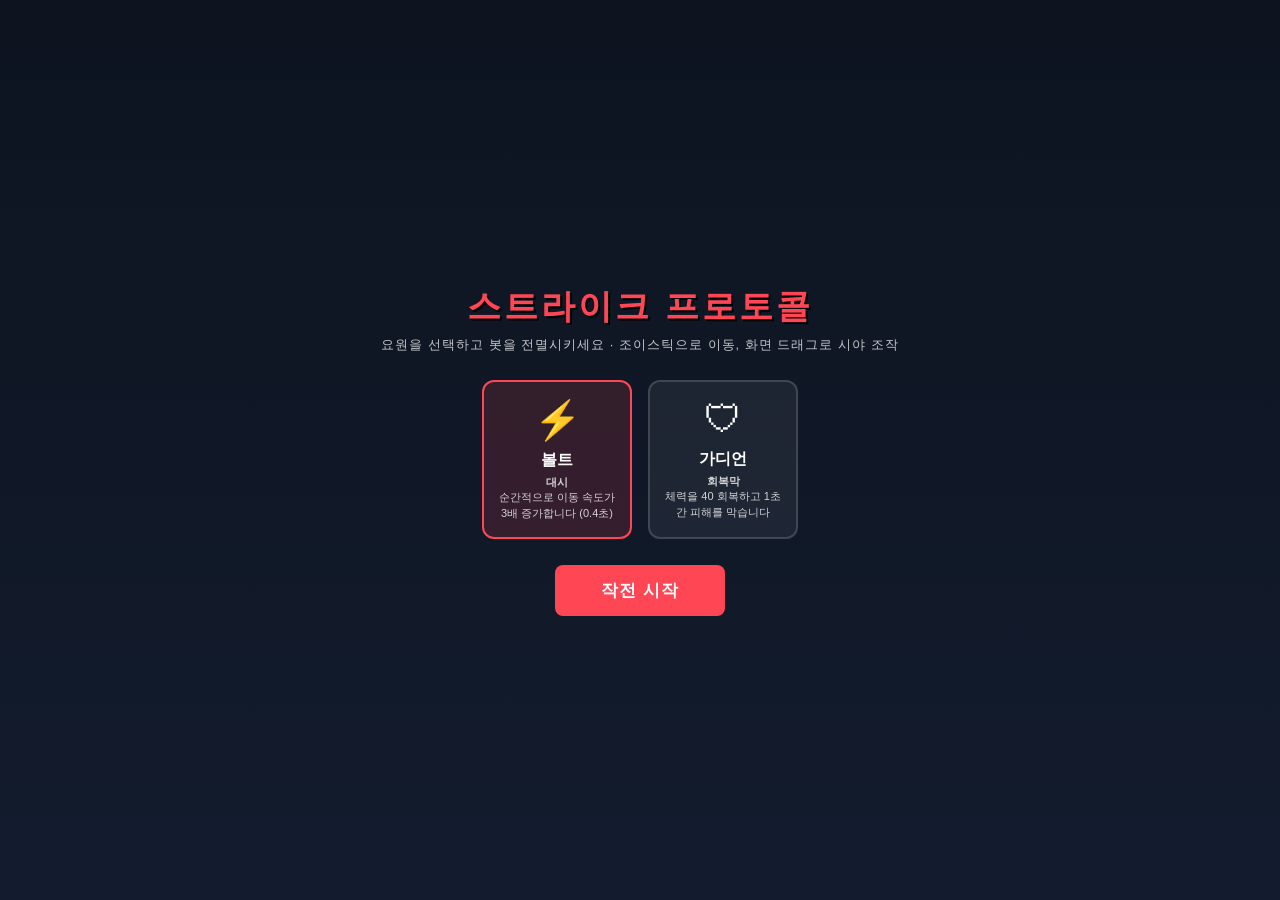
<file: tactical-strike.html>
<!DOCTYPE html>
<html lang="ko">
<head>
<meta charset="UTF-8">
<meta name="viewport" content="width=device-width, initial-scale=1.0, maximum-scale=1.0, user-scalable=no, viewport-fit=cover">
<title>스트라이크 프로토콜 - 모바일 3D 슈팅</title>
<style>
  * { margin: 0; padding: 0; box-sizing: border-box; -webkit-tap-highlight-color: transparent; user-select: none; }
  html, body {
    width: 100%; height: 100%;
    overflow: hidden;
    background: #0a0e14;
    font-family: 'Segoe UI', 'Malgun Gothic', sans-serif;
    overscroll-behavior: none;
    position: fixed;
    touch-action: none;
  }
  #app { position: relative; width: 100%; height: 100%; }
  canvas#scene { position: absolute; top: 0; left: 0; width: 100%; height: 100%; display: block; touch-action: none; }

  /* Crosshair */
  #crosshair {
    position: absolute; top: 50%; left: 50%; transform: translate(-50%, -50%);
    width: 22px; height: 22px; pointer-events: none; z-index: 20;
  }
  #crosshair::before, #crosshair::after {
    content: ''; position: absolute; background: #e8e8e8; box-shadow: 0 0 2px #000;
  }
  #crosshair::before { left: 50%; top: 0; width: 2px; height: 100%; transform: translateX(-50%); }
  #crosshair::after { top: 50%; left: 0; height: 2px; width: 100%; transform: translateY(-50%); }
  #crosshair .dot {
    position: absolute; top: 50%; left: 50%; width: 4px; height: 4px; background: #ff4655;
    border-radius: 50%; transform: translate(-50%, -50%);
  }

  /* HUD */
  #hud { position: absolute; top: 0; left: 0; right: 0; padding: 10px 14px; z-index: 15; pointer-events: none; }
  #hpRow { display: flex; align-items: center; gap: 8px; }
  #hpBarWrap { flex: 1; max-width: 220px; height: 16px; background: rgba(0,0,0,0.5); border: 1px solid #445; border-radius: 8px; overflow: hidden; }
  #hpBar { height: 100%; width: 100%; background: linear-gradient(90deg,#3ddc84,#8be04e); transition: width 0.15s; }
  #hpText { color: #fff; font-size: 13px; font-weight: bold; text-shadow: 1px 1px 2px #000; min-width: 46px; }
  #topRight { position: absolute; top: 10px; right: 14px; text-align: right; color: #fff; font-size: 13px; text-shadow: 1px 1px 2px #000; }
  #roundText { font-size: 16px; font-weight: bold; color: #ffd23f; }
  #ammoBox {
    position: absolute; bottom: 100px; right: 16px; color: #fff; font-size: 26px; font-weight: bold;
    text-shadow: 1px 1px 3px #000; z-index: 15; pointer-events: none; text-align: right;
  }
  #ammoBox span#ammoMax { font-size: 14px; opacity: 0.7; }
  #killFeed { position: absolute; top: 46px; left: 14px; color: #ff8b93; font-size: 12px; z-index: 15; pointer-events: none; }

  #damageVignette {
    position: absolute; inset: 0; pointer-events: none; z-index: 12;
    box-shadow: inset 0 0 120px 20px rgba(255,0,0,0);
    transition: box-shadow 0.1s;
  }

  /* Touch controls */
  #lookZone { position: absolute; top: 0; right: 0; width: 62%; height: 100%; z-index: 10; }
  #joystickBase {
    position: absolute; left: 26px; bottom: 26px; width: 110px; height: 110px;
    border-radius: 50%; background: rgba(255,255,255,0.08); border: 2px solid rgba(255,255,255,0.25);
    z-index: 16; touch-action: none;
  }
  #joystickKnob {
    position: absolute; top: 50%; left: 50%; width: 46px; height: 46px; margin: -23px;
    border-radius: 50%; background: rgba(255,255,255,0.35); border: 2px solid rgba(255,255,255,0.6);
  }
  .actionBtn {
    position: absolute; border-radius: 50%; display: flex; align-items: center; justify-content: center;
    font-weight: bold; color: #fff; z-index: 16; touch-action: none; user-select: none;
    text-shadow: 1px 1px 2px #000;
  }
  #fireBtn {
    right: 22px; bottom: 26px; width: 84px; height: 84px;
    background: radial-gradient(circle at 35% 30%, #ff6b74, #c81f2b);
    border: 3px solid rgba(255,255,255,0.5); font-size: 15px;
  }
  #fireBtn.active { filter: brightness(1.3); }
  #abilityBtn {
    right: 30px; bottom: 128px; width: 62px; height: 62px;
    background: radial-gradient(circle at 35% 30%, #6ea8ff, #1c4fbf);
    border: 3px solid rgba(255,255,255,0.5); font-size: 13px; flex-direction: column;
  }
  #abilityBtn .cd { font-size: 16px; }
  #abilityBtn.cooldown { filter: grayscale(0.8) brightness(0.6); }
  #reloadBtn {
    right: 118px; bottom: 40px; width: 52px; height: 52px;
    background: radial-gradient(circle at 35% 30%, #ffd76b, #b3860a);
    border: 3px solid rgba(255,255,255,0.5); font-size: 12px;
  }

  /* Overlays */
  .overlay {
    position: absolute; inset: 0; z-index: 30; display: flex; flex-direction: column;
    align-items: center; justify-content: center; text-align: center; color: #fff;
    background: linear-gradient(180deg, #0d1420 0%, #131c2e 100%); padding: 20px;
  }
  .overlay.hidden { display: none; }
  .title {
    font-size: 34px; font-weight: 900; letter-spacing: 3px; color: #ff4655;
    text-shadow: 2px 2px 0 #000; margin-bottom: 6px;
  }
  .subtitle { font-size: 13px; opacity: 0.75; margin-bottom: 26px; letter-spacing: 1px; }
  #agentCards { display: flex; gap: 16px; margin-bottom: 26px; flex-wrap: wrap; justify-content: center; }
  .agentCard {
    width: 150px; padding: 16px 12px; border-radius: 12px; background: rgba(255,255,255,0.06);
    border: 2px solid rgba(255,255,255,0.15); cursor: pointer;
  }
  .agentCard.selected { border-color: #ff4655; background: rgba(255,70,85,0.15); }
  .agentCard .icon { font-size: 38px; margin-bottom: 8px; }
  .agentCard .name { font-size: 16px; font-weight: bold; margin-bottom: 4px; }
  .agentCard .ability { font-size: 11px; opacity: 0.8; line-height: 1.4; }
  #startBtn, #restartBtn {
    padding: 14px 46px; font-size: 17px; font-weight: bold; border: none; border-radius: 8px;
    background: #ff4655; color: #fff; letter-spacing: 1px; cursor: pointer;
  }
  #gameOverScreen .stat { font-size: 15px; margin: 4px 0; opacity: 0.9; }
  #roundBanner {
    position: absolute; top: 40%; left: 50%; transform: translate(-50%, -50%);
    font-size: 28px; font-weight: 900; color: #ffd23f; text-shadow: 2px 2px 0 #000;
    z-index: 25; pointer-events: none; opacity: 0; transition: opacity 0.3s;
  }
  #loadingScreen { position: absolute; inset: 0; z-index: 50; background: #0a0e14; color: #fff;
    display: flex; align-items: center; justify-content: center; font-size: 16px; }
</style>
</head>
<body>
<div id="app">
  <canvas id="scene"></canvas>

  <div id="loadingScreen">불러오는 중...</div>

  <div id="crosshair"><div class="dot"></div></div>

  <div id="hud">
    <div id="hpRow">
      <div id="hpBarWrap"><div id="hpBar"></div></div>
      <div id="hpText">100</div>
    </div>
  </div>
  <div id="topRight">
    <div id="roundText">ROUND 1</div>
    <div id="killText">킬 0</div>
  </div>
  <div id="killFeed"></div>
  <div id="ammoBox"><span id="ammoCur">30</span> / <span id="ammoMax">30</span></div>
  <div id="damageVignette"></div>
  <div id="roundBanner"></div>

  <div id="lookZone"></div>
  <div id="joystickBase"><div id="joystickKnob"></div></div>
  <div id="fireBtn" class="actionBtn">FIRE</div>
  <div id="abilityBtn" class="actionBtn"><div>Q</div><div class="cd"></div></div>
  <div id="reloadBtn" class="actionBtn">R</div>

  <div id="agentSelect" class="overlay">
    <div class="title">스트라이크 프로토콜</div>
    <div class="subtitle">요원을 선택하고 봇을 전멸시키세요 · 조이스틱으로 이동, 화면 드래그로 시야 조작</div>
    <div id="agentCards"></div>
    <button id="startBtn">작전 시작</button>
  </div>

  <div id="gameOverScreen" class="overlay hidden">
    <div class="title" id="gameOverTitle">작전 실패</div>
    <div class="stat" id="finalRound"></div>
    <div class="stat" id="finalKills"></div>
    <button id="restartBtn">다시 시작</button>
  </div>
</div>

<script src="vendor-three.min.js"></script>
<script>
(function () {
  'use strict';

  // ---------- Agents ----------
  const AGENTS = [
    {
      id: 'bolt', name: '볼트', icon: '⚡',
      abilityName: '대시', abilityDesc: '순간적으로 이동 속도가 3배 증가합니다 (0.4초)',
      cooldown: 6000,
      activate(state) { state.dashUntil = performance.now() + 400; }
    },
    {
      id: 'guardian', name: '가디언', icon: '🛡',
      abilityName: '회복막', abilityDesc: '체력을 40 회복하고 1초간 피해를 막습니다',
      cooldown: 10000,
      activate(state) {
        state.hp = Math.min(100, state.hp + 40);
        state.shieldUntil = performance.now() + 1000;
      }
    }
  ];
  let selectedAgent = AGENTS[0];

  const agentCardsEl = document.getElementById('agentCards');
  AGENTS.forEach((agent, i) => {
    const card = document.createElement('div');
    card.className = 'agentCard' + (i === 0 ? ' selected' : '');
    card.innerHTML = `<div class="icon">${agent.icon}</div><div class="name">${agent.name}</div><div class="ability"><b>${agent.abilityName}</b><br>${agent.abilityDesc}</div>`;
    card.addEventListener('click', () => {
      selectedAgent = agent;
      document.querySelectorAll('.agentCard').forEach(c => c.classList.remove('selected'));
      card.classList.add('selected');
    });
    agentCardsEl.appendChild(card);
  });

  // ---------- Three.js setup ----------
  const canvas = document.getElementById('scene');
  const renderer = new THREE.WebGLRenderer({ canvas, antialias: true });
  renderer.setPixelRatio(Math.min(window.devicePixelRatio, 2));
  const scene = new THREE.Scene();
  scene.background = new THREE.Color(0x27313f);
  scene.fog = new THREE.Fog(0x27313f, 18, 55);

  const camera = new THREE.PerspectiveCamera(75, 1, 0.1, 200);
  const EYE_HEIGHT = 1.6;

  function resize() {
    const w = window.innerWidth, h = window.innerHeight;
    renderer.setSize(w, h);
    camera.aspect = w / h;
    camera.updateProjectionMatrix();
  }
  window.addEventListener('resize', resize);
  resize();

  scene.add(new THREE.AmbientLight(0xaabbdd, 0.55));
  const sun = new THREE.DirectionalLight(0xfff2dd, 0.9);
  sun.position.set(20, 30, 10);
  scene.add(sun);

  const ARENA_HALF = 20;
  const groundGeo = new THREE.PlaneGeometry(ARENA_HALF * 2, ARENA_HALF * 2);
  const groundMat = new THREE.MeshStandardMaterial({ color: 0x3a4452, roughness: 1 });
  const ground = new THREE.Mesh(groundGeo, groundMat);
  ground.rotation.x = -Math.PI / 2;
  scene.add(ground);

  const grid = new THREE.GridHelper(ARENA_HALF * 2, 20, 0x556075, 0x475065);
  scene.add(grid);

  // Obstacles (cover boxes) + boundary walls
  const obstacles = []; // {mesh, min, max}
  function addBox(x, z, w, d, h, color) {
    const geo = new THREE.BoxGeometry(w, h, d);
    const mat = new THREE.MeshStandardMaterial({ color, roughness: 0.8 });
    const mesh = new THREE.Mesh(geo, mat);
    mesh.position.set(x, h / 2, z);
    scene.add(mesh);
    const box3 = new THREE.Box3().setFromObject(mesh);
    obstacles.push({ mesh, min: box3.min.clone(), max: box3.max.clone() });
    return mesh;
  }

  addBox(6, 4, 3, 3, 1.6, 0x5a6b83);
  addBox(-7, -3, 3, 3, 1.6, 0x5a6b83);
  addBox(0, -8, 4, 2, 1.4, 0x6b7a91);
  addBox(-4, 8, 2, 4, 1.8, 0x6b7a91);
  addBox(9, -6, 2.5, 2.5, 1.5, 0x5a6b83);
  addBox(-10, 2, 2, 5, 1.7, 0x6b7a91);
  addBox(3, 10, 3, 2, 1.5, 0x5a6b83);

  // boundary walls (thin, tall)
  const WT = 1;
  addBox(0, ARENA_HALF, ARENA_HALF * 2, WT, 4, 0x2c3543);
  addBox(0, -ARENA_HALF, ARENA_HALF * 2, WT, 4, 0x2c3543);
  addBox(ARENA_HALF, 0, WT, ARENA_HALF * 2, 4, 0x2c3543);
  addBox(-ARENA_HALF, 0, WT, ARENA_HALF * 2, 4, 0x2c3543);

  const obstacleMeshes = obstacles.map(o => o.mesh);

  function resolveCollision(pos, radius) {
    const half = ARENA_HALF - 0.6;
    pos.x = Math.max(-half, Math.min(half, pos.x));
    pos.z = Math.max(-half, Math.min(half, pos.z));
    for (const obs of obstacles) {
      const cx = Math.max(obs.min.x, Math.min(pos.x, obs.max.x));
      const cz = Math.max(obs.min.z, Math.min(pos.z, obs.max.z));
      const dx = pos.x - cx, dz = pos.z - cz;
      const distSq = dx * dx + dz * dz;
      if (distSq < radius * radius) {
        const dist = Math.sqrt(distSq) || 0.0001;
        const overlap = radius - dist;
        pos.x += (dx / dist) * overlap;
        pos.z += (dz / dist) * overlap;
      }
    }
  }

  // ---------- Bots ----------
  function createBotMesh(color) {
    const group = new THREE.Group();
    const bodyGeo = new THREE.CylinderGeometry(0.35, 0.35, 1.1, 10);
    const bodyMat = new THREE.MeshStandardMaterial({ color });
    const body = new THREE.Mesh(bodyGeo, bodyMat);
    body.position.y = 0.85;
    const headGeo = new THREE.SphereGeometry(0.28, 10, 10);
    const head = new THREE.Mesh(headGeo, bodyMat);
    head.position.y = 1.55;
    head.userData.isHead = true;
    group.add(body, head);
    return { group, body, head };
  }

  class Bot {
    constructor() {
      const parts = createBotMesh(0xd94f4f);
      this.group = parts.group;
      this.body = parts.body;
      this.head = parts.head;
      this.body.userData.bot = this;
      this.head.userData.bot = this;
      this.hp = 100;
      this.alive = true;
      this.wanderTarget = new THREE.Vector3();
      this.lastDecisionAt = 0;
      this.lastShotAt = 0;
      scene.add(this.group);
      this.respawn();
    }
    respawn() {
      const angle = Math.random() * Math.PI * 2;
      const dist = 10 + Math.random() * 8;
      const x = Math.max(-ARENA_HALF + 2, Math.min(ARENA_HALF - 2, Math.cos(angle) * dist));
      const z = Math.max(-ARENA_HALF + 2, Math.min(ARENA_HALF - 2, Math.sin(angle) * dist));
      this.group.position.set(x, 0, z);
      this.hp = 100;
      this.alive = true;
      this.group.visible = true;
      this.wanderTarget.copy(this.group.position);
    }
    takeDamage(amount) {
      if (!this.alive) return;
      this.hp -= amount;
      if (this.hp <= 0) {
        this.alive = false;
        this.group.visible = false;
        onBotKilled();
      }
    }
    update(dt, now, playerPos) {
      if (!this.alive) return;
      if (now - this.lastDecisionAt > 2500 + Math.random() * 2000) {
        this.lastDecisionAt = now;
        const angle = Math.random() * Math.PI * 2;
        const dist = 5 + Math.random() * 8;
        this.wanderTarget.set(
          playerPos.x + Math.cos(angle) * dist,
          0,
          playerPos.z + Math.sin(angle) * dist
        );
      }
      const pos = this.group.position;
      const dir = new THREE.Vector3(this.wanderTarget.x - pos.x, 0, this.wanderTarget.z - pos.z);
      const dist = dir.length();
      if (dist > 0.4) {
        dir.normalize();
        const botSpeed = 2.2;
        pos.x += dir.x * botSpeed * dt;
        pos.z += dir.z * botSpeed * dt;
        resolveCollision(pos, 0.4);
      }
      const toPlayer = new THREE.Vector3(playerPos.x - pos.x, 0, playerPos.z - pos.z);
      this.group.rotation.y = Math.atan2(toPlayer.x, toPlayer.z);

      const distToPlayer = toPlayer.length();
      const ENGAGE_RANGE = 13;
      if (distToPlayer < ENGAGE_RANGE && now - this.lastShotAt > 1500 + Math.random() * 1000) {
        const eyePos = new THREE.Vector3(pos.x, 1.5, pos.z);
        const toPlayerFull = new THREE.Vector3(playerPos.x - eyePos.x, EYE_HEIGHT - eyePos.y, playerPos.z - eyePos.z);
        const rayDist = toPlayerFull.length();
        const ray = new THREE.Raycaster(eyePos, toPlayerFull.clone().normalize(), 0, rayDist - 0.2);
        const blocked = ray.intersectObjects(obstacleMeshes, false).length > 0;
        this.lastShotAt = now;
        if (!blocked) {
          const hitChance = Math.max(0.15, 0.8 - distToPlayer / ENGAGE_RANGE);
          if (Math.random() < hitChance) {
            const dmg = 6 + Math.random() * 8;
            damagePlayer(dmg);
          }
        }
      }
    }
  }

  const bots = [];

  // ---------- Player state ----------
  const player = {
    pos: new THREE.Vector3(0, 0, 12),
    yaw: Math.PI,
    pitch: 0,
    hp: 100,
    ammo: 30,
    ammoMax: 30,
    reloading: false,
    kills: 0,
    round: 1,
    dashUntil: 0,
    shieldUntil: 0,
    alive: true,
  };

  function damagePlayer(amount) {
    if (!player.alive) return;
    if (performance.now() < player.shieldUntil) return;
    player.hp -= amount;
    flashDamage();
    if (player.hp <= 0) {
      player.hp = 0;
      player.alive = false;
      endGame(false);
    }
    updateHud();
  }

  function flashDamage() {
    const vign = document.getElementById('damageVignette');
    vign.style.boxShadow = 'inset 0 0 150px 30px rgba(255,0,0,0.55)';
    setTimeout(() => { vign.style.boxShadow = 'inset 0 0 120px 20px rgba(255,0,0,0)'; }, 150);
  }

  // ---------- HUD ----------
  const hpBar = document.getElementById('hpBar');
  const hpText = document.getElementById('hpText');
  const ammoCur = document.getElementById('ammoCur');
  const ammoMaxEl = document.getElementById('ammoMax');
  const roundText = document.getElementById('roundText');
  const killText = document.getElementById('killText');
  const killFeed = document.getElementById('killFeed');

  function updateHud() {
    hpBar.style.width = Math.max(0, player.hp) + '%';
    hpText.textContent = Math.max(0, Math.round(player.hp));
    ammoCur.textContent = player.reloading ? '...' : player.ammo;
    ammoMaxEl.textContent = player.ammoMax;
    roundText.textContent = 'ROUND ' + player.round;
    killText.textContent = '킬 ' + player.kills;
  }

  function showKillFeedMsg(msg) {
    const line = document.createElement('div');
    line.textContent = msg;
    killFeed.appendChild(line);
    setTimeout(() => line.remove(), 1800);
  }

  function showRoundBanner(text) {
    const el = document.getElementById('roundBanner');
    el.textContent = text;
    el.style.opacity = '1';
    setTimeout(() => { el.style.opacity = '0'; }, 1400);
  }

  // ---------- Rounds ----------
  let botsRemainingToKill = 0;
  let roundTransitioning = false;

  function startRound(roundNum) {
    player.round = roundNum;
    roundTransitioning = false;
    const botCount = Math.min(2 + roundNum - 1, 7);
    while (bots.length < botCount) bots.push(new Bot());
    for (let i = 0; i < bots.length; i++) {
      if (i < botCount) bots[i].respawn();
      else { bots[i].alive = false; bots[i].group.visible = false; }
    }
    botsRemainingToKill = botCount;
    player.hp = Math.min(100, player.hp + 30);
    player.ammo = player.ammoMax;
    player.reloading = false;
    updateHud();
    showRoundBanner('ROUND ' + roundNum);
  }

  function onBotKilled() {
    player.kills++;
    botsRemainingToKill--;
    showKillFeedMsg('적 처치! (+1 킬)');
    updateHud();
    if (botsRemainingToKill <= 0 && !roundTransitioning && player.alive) {
      roundTransitioning = true;
      showRoundBanner('라운드 클리어!');
      setTimeout(() => { if (player.alive) startRound(player.round + 1); }, 1600);
    }
  }

  function endGame(won) {
    gameActive = false;
    document.exitPointerLock && document.exitPointerLock();
    const screen = document.getElementById('gameOverScreen');
    document.getElementById('gameOverTitle').textContent = won ? '작전 성공' : '작전 실패';
    document.getElementById('finalRound').textContent = '도달 라운드: ' + player.round;
    document.getElementById('finalKills').textContent = '총 킬 수: ' + player.kills;
    screen.classList.remove('hidden');
  }

  // ---------- Input: joystick ----------
  const joystickBase = document.getElementById('joystickBase');
  const joystickKnob = document.getElementById('joystickKnob');
  let joyActive = false, joyId = null, joyVec = { x: 0, y: 0 };
  const JOY_RADIUS = 44;

  joystickBase.addEventListener('pointerdown', (e) => {
    joyActive = true; joyId = e.pointerId;
    joystickBase.setPointerCapture(e.pointerId);
    updateJoystick(e);
  });
  joystickBase.addEventListener('pointermove', (e) => { if (joyActive && e.pointerId === joyId) updateJoystick(e); });
  function endJoy(e) {
    if (e.pointerId !== joyId) return;
    joyActive = false; joyVec = { x: 0, y: 0 };
    joystickKnob.style.transform = 'translate(0px, 0px)';
  }
  joystickBase.addEventListener('pointerup', endJoy);
  joystickBase.addEventListener('pointercancel', endJoy);

  function updateJoystick(e) {
    const rect = joystickBase.getBoundingClientRect();
    const cx = rect.left + rect.width / 2, cy = rect.top + rect.height / 2;
    let dx = e.clientX - cx, dy = e.clientY - cy;
    const dist = Math.min(JOY_RADIUS, Math.hypot(dx, dy));
    const angle = Math.atan2(dy, dx);
    dx = Math.cos(angle) * dist; dy = Math.sin(angle) * dist;
    joystickKnob.style.transform = `translate(${dx}px, ${dy}px)`;
    joyVec.x = dx / JOY_RADIUS; joyVec.y = dy / JOY_RADIUS;
  }

  // ---------- Input: look drag ----------
  const lookZone = document.getElementById('lookZone');
  let lookActive = false, lookId = null, lastLookX = 0, lastLookY = 0;
  const LOOK_SENS = 0.0032;

  lookZone.addEventListener('pointerdown', (e) => {
    lookActive = true; lookId = e.pointerId;
    lastLookX = e.clientX; lastLookY = e.clientY;
    lookZone.setPointerCapture(e.pointerId);
  });
  lookZone.addEventListener('pointermove', (e) => {
    if (!lookActive || e.pointerId !== lookId) return;
    const dx = e.clientX - lastLookX, dy = e.clientY - lastLookY;
    lastLookX = e.clientX; lastLookY = e.clientY;
    player.yaw -= dx * LOOK_SENS;
    player.pitch -= dy * LOOK_SENS;
    const limit = Math.PI / 2 - 0.05;
    player.pitch = Math.max(-limit, Math.min(limit, player.pitch));
  });
  function endLook(e) { if (e.pointerId === lookId) lookActive = false; }
  lookZone.addEventListener('pointerup', endLook);
  lookZone.addEventListener('pointercancel', endLook);

  // ---------- Input: buttons ----------
  const fireBtn = document.getElementById('fireBtn');
  const abilityBtn = document.getElementById('abilityBtn');
  const reloadBtn = document.getElementById('reloadBtn');
  let firing = false;
  let lastFireAt = 0;
  const FIRE_COOLDOWN = 180;
  let abilityReadyAt = 0;

  fireBtn.addEventListener('pointerdown', (e) => { firing = true; fireBtn.classList.add('active'); e.preventDefault(); });
  fireBtn.addEventListener('pointerup', () => { firing = false; fireBtn.classList.remove('active'); });
  fireBtn.addEventListener('pointercancel', () => { firing = false; fireBtn.classList.remove('active'); });

  abilityBtn.addEventListener('pointerdown', () => {
    const now = performance.now();
    if (now < abilityReadyAt || !player.alive) return;
    selectedAgent.activate(player);
    abilityReadyAt = now + selectedAgent.cooldown;
  });

  reloadBtn.addEventListener('pointerdown', () => { startReload(); });

  function startReload() {
    if (player.reloading || player.ammo === player.ammoMax || !player.alive) return;
    player.reloading = true;
    updateHud();
    setTimeout(() => {
      player.ammo = player.ammoMax;
      player.reloading = false;
      updateHud();
    }, 1200);
  }

  // ---------- Shooting ----------
  const raycaster = new THREE.Raycaster();
  const tracerGroup = new THREE.Group();
  scene.add(tracerGroup);

  function tryFire() {
    if (!player.alive || player.reloading) return;
    const now = performance.now();
    if (now - lastFireAt < FIRE_COOLDOWN) return;
    if (player.ammo <= 0) { startReload(); return; }
    lastFireAt = now;
    player.ammo--;
    updateHud();

    raycaster.setFromCamera({ x: 0, y: 0 }, camera);
    const targets = [];
    for (const b of bots) if (b.alive) targets.push(b.body, b.head);
    const hits = raycaster.intersectObjects(targets.concat(obstacleMeshes), false);
    const origin = camera.getWorldPosition(new THREE.Vector3());
    let tracerEnd = origin.clone().add(raycaster.ray.direction.clone().multiplyScalar(40));

    if (hits.length > 0) {
      const hit = hits[0];
      tracerEnd = hit.point;
      const bot = hit.object.userData.bot;
      if (bot) {
        const isHead = hit.object.userData.isHead;
        bot.takeDamage(isHead ? 60 : 28);
      }
    }
    drawTracer(origin, tracerEnd);
  }

  function drawTracer(from, to) {
    const geo = new THREE.BufferGeometry().setFromPoints([from, to]);
    const mat = new THREE.LineBasicMaterial({ color: 0xfff3b0, transparent: true, opacity: 0.9 });
    const line = new THREE.Line(geo, mat);
    tracerGroup.add(line);
    setTimeout(() => { tracerGroup.remove(line); geo.dispose(); mat.dispose(); }, 70);
  }

  // ---------- Main loop ----------
  let gameActive = false;
  const clock = new THREE.Clock();

  function animate() {
    requestAnimationFrame(animate);
    const dt = Math.min(0.05, clock.getDelta());
    const now = performance.now();

    if (gameActive && player.alive) {
      let speed = 4.2;
      if (now < player.dashUntil) speed *= 3;
      const forward = new THREE.Vector3(Math.sin(player.yaw), 0, Math.cos(player.yaw));
      const right = new THREE.Vector3(forward.z, 0, -forward.x);
      const moveX = joyVec.x, moveY = -joyVec.y;
      const move = new THREE.Vector3();
      move.addScaledVector(forward, moveY);
      move.addScaledVector(right, moveX);
      if (move.lengthSq() > 0.0001) {
        move.normalize().multiplyScalar(speed * dt);
        player.pos.add(move);
        resolveCollision(player.pos, 0.4);
      }

      camera.position.set(player.pos.x, EYE_HEIGHT, player.pos.z);
      camera.rotation.order = 'YXZ';
      camera.rotation.y = player.yaw;
      camera.rotation.x = player.pitch;

      if (firing) tryFire();

      for (const b of bots) b.update(dt, now, player.pos);

      abilityBtn.classList.toggle('cooldown', now < abilityReadyAt);
      const cdEl = abilityBtn.querySelector('.cd');
      cdEl.textContent = now < abilityReadyAt ? Math.ceil((abilityReadyAt - now) / 1000) : '';
    }

    renderer.render(scene, camera);
  }

  // ---------- Start / restart ----------
  document.getElementById('startBtn').addEventListener('click', () => {
    document.getElementById('agentSelect').classList.add('hidden');
    beginMatch();
  });
  document.getElementById('restartBtn').addEventListener('click', () => {
    document.getElementById('gameOverScreen').classList.add('hidden');
    beginMatch();
  });

  function beginMatch() {
    player.pos.set(0, 0, 12);
    player.yaw = Math.PI;
    player.pitch = 0;
    player.hp = 100;
    player.kills = 0;
    player.ammo = player.ammoMax;
    player.reloading = false;
    player.alive = true;
    player.dashUntil = 0;
    player.shieldUntil = 0;
    abilityReadyAt = 0;
    for (const b of bots) { b.alive = false; b.group.visible = false; }
    updateHud();
    gameActive = true;
    startRound(1);
  }

  document.getElementById('loadingScreen').style.display = 'none';
  updateHud();
  animate();
})();
</script>
</body>
</html>
</file>
